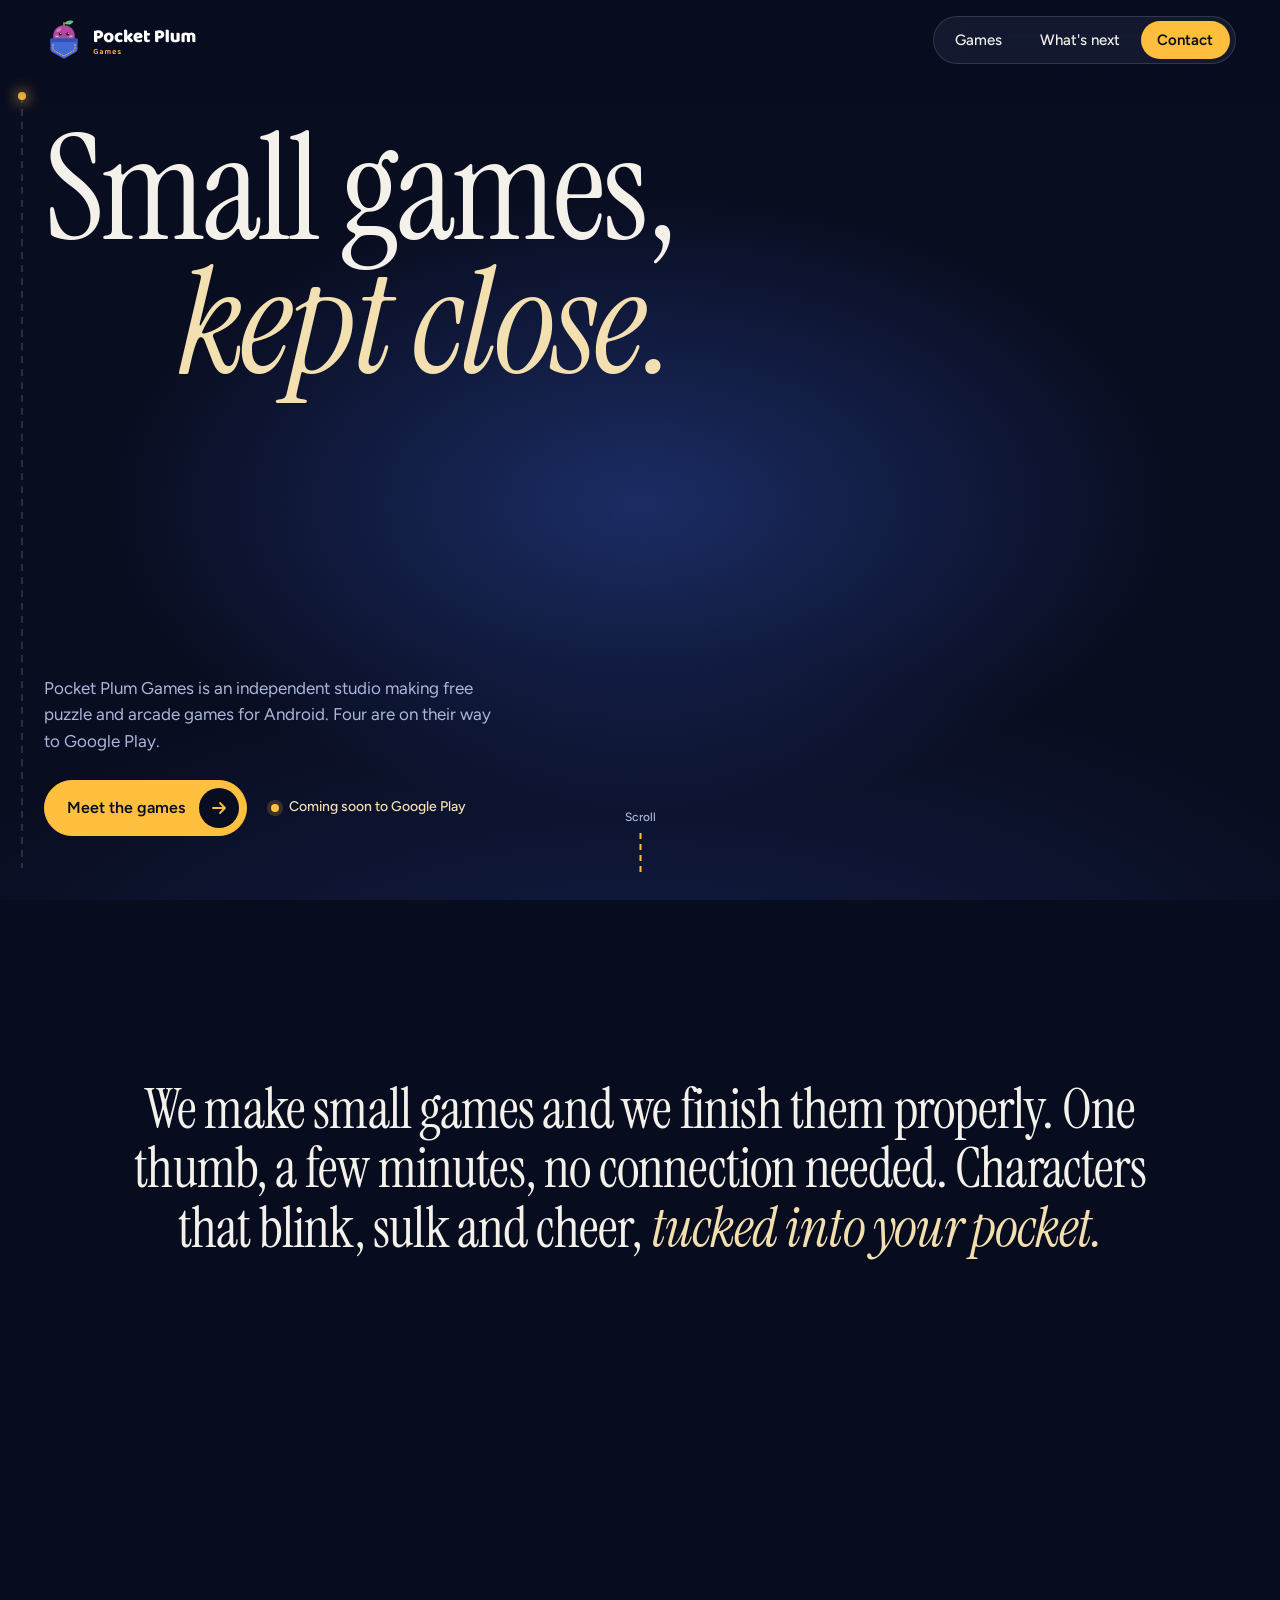
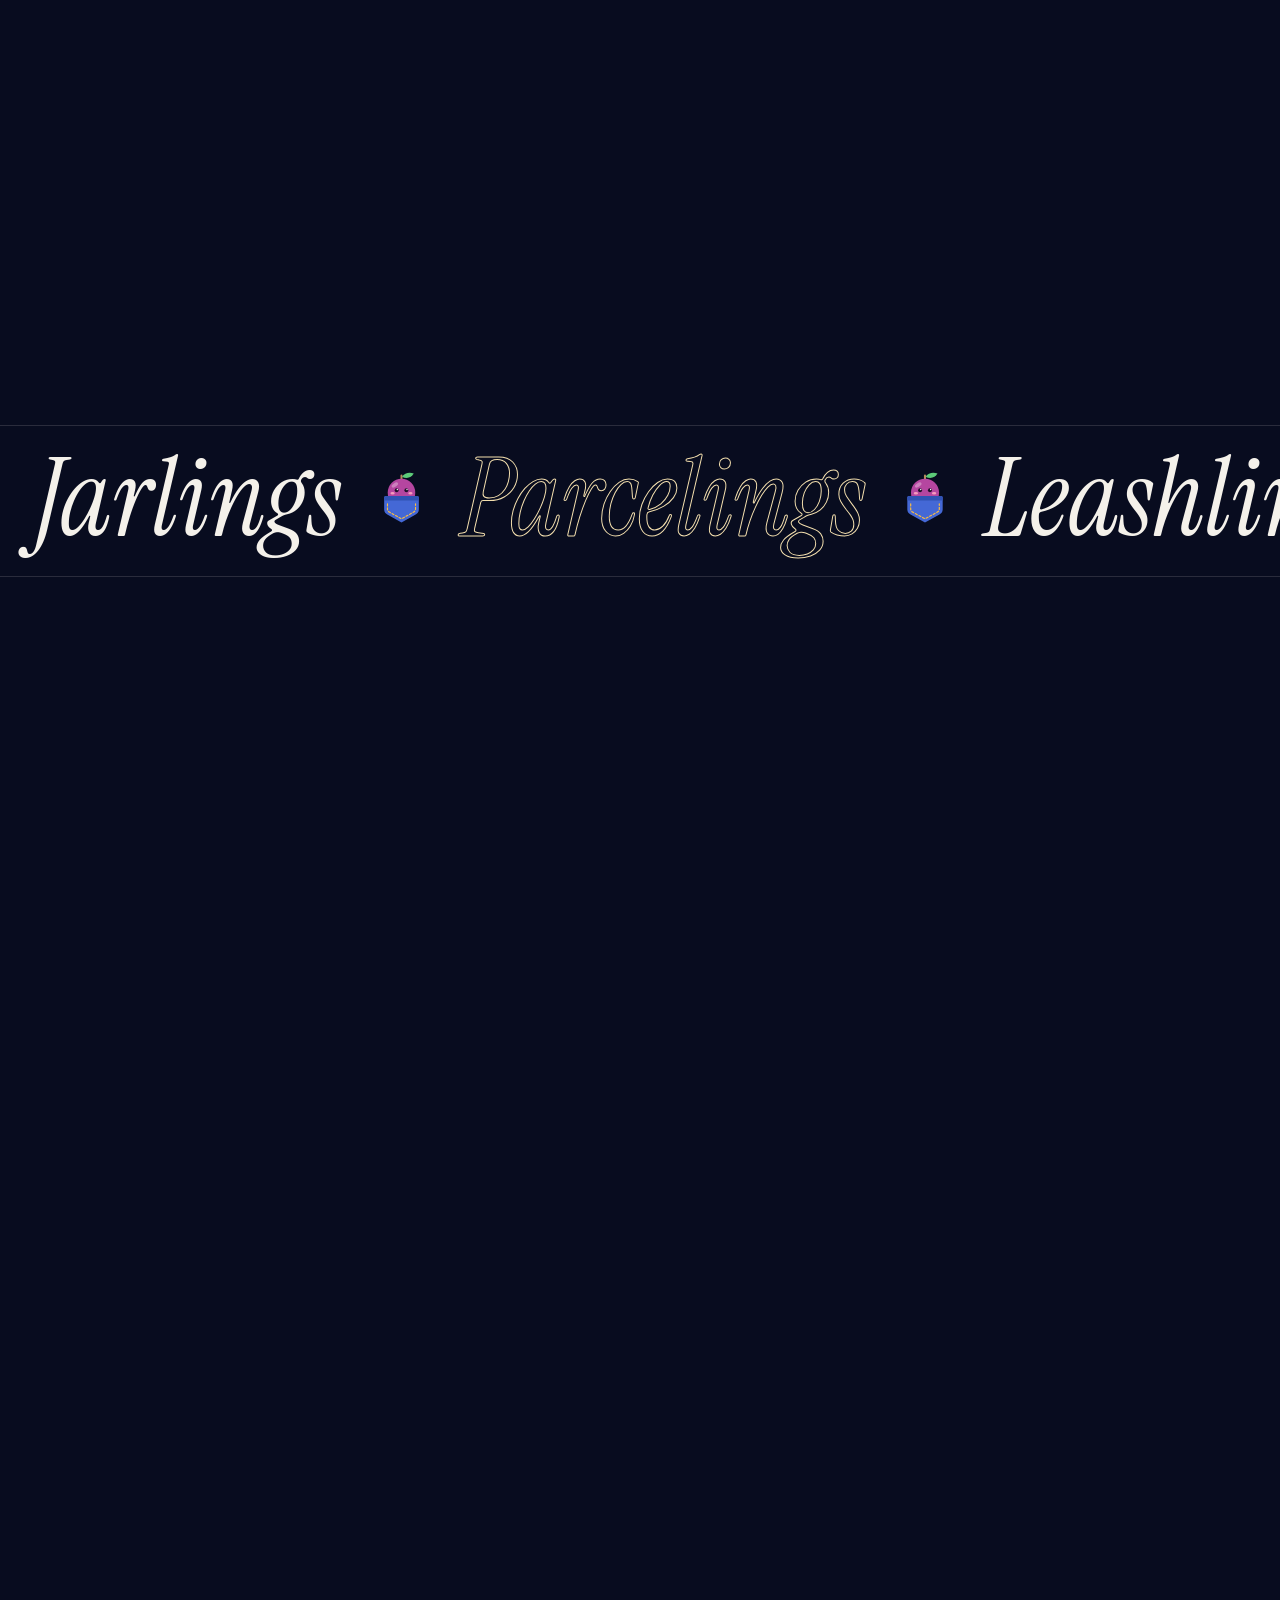
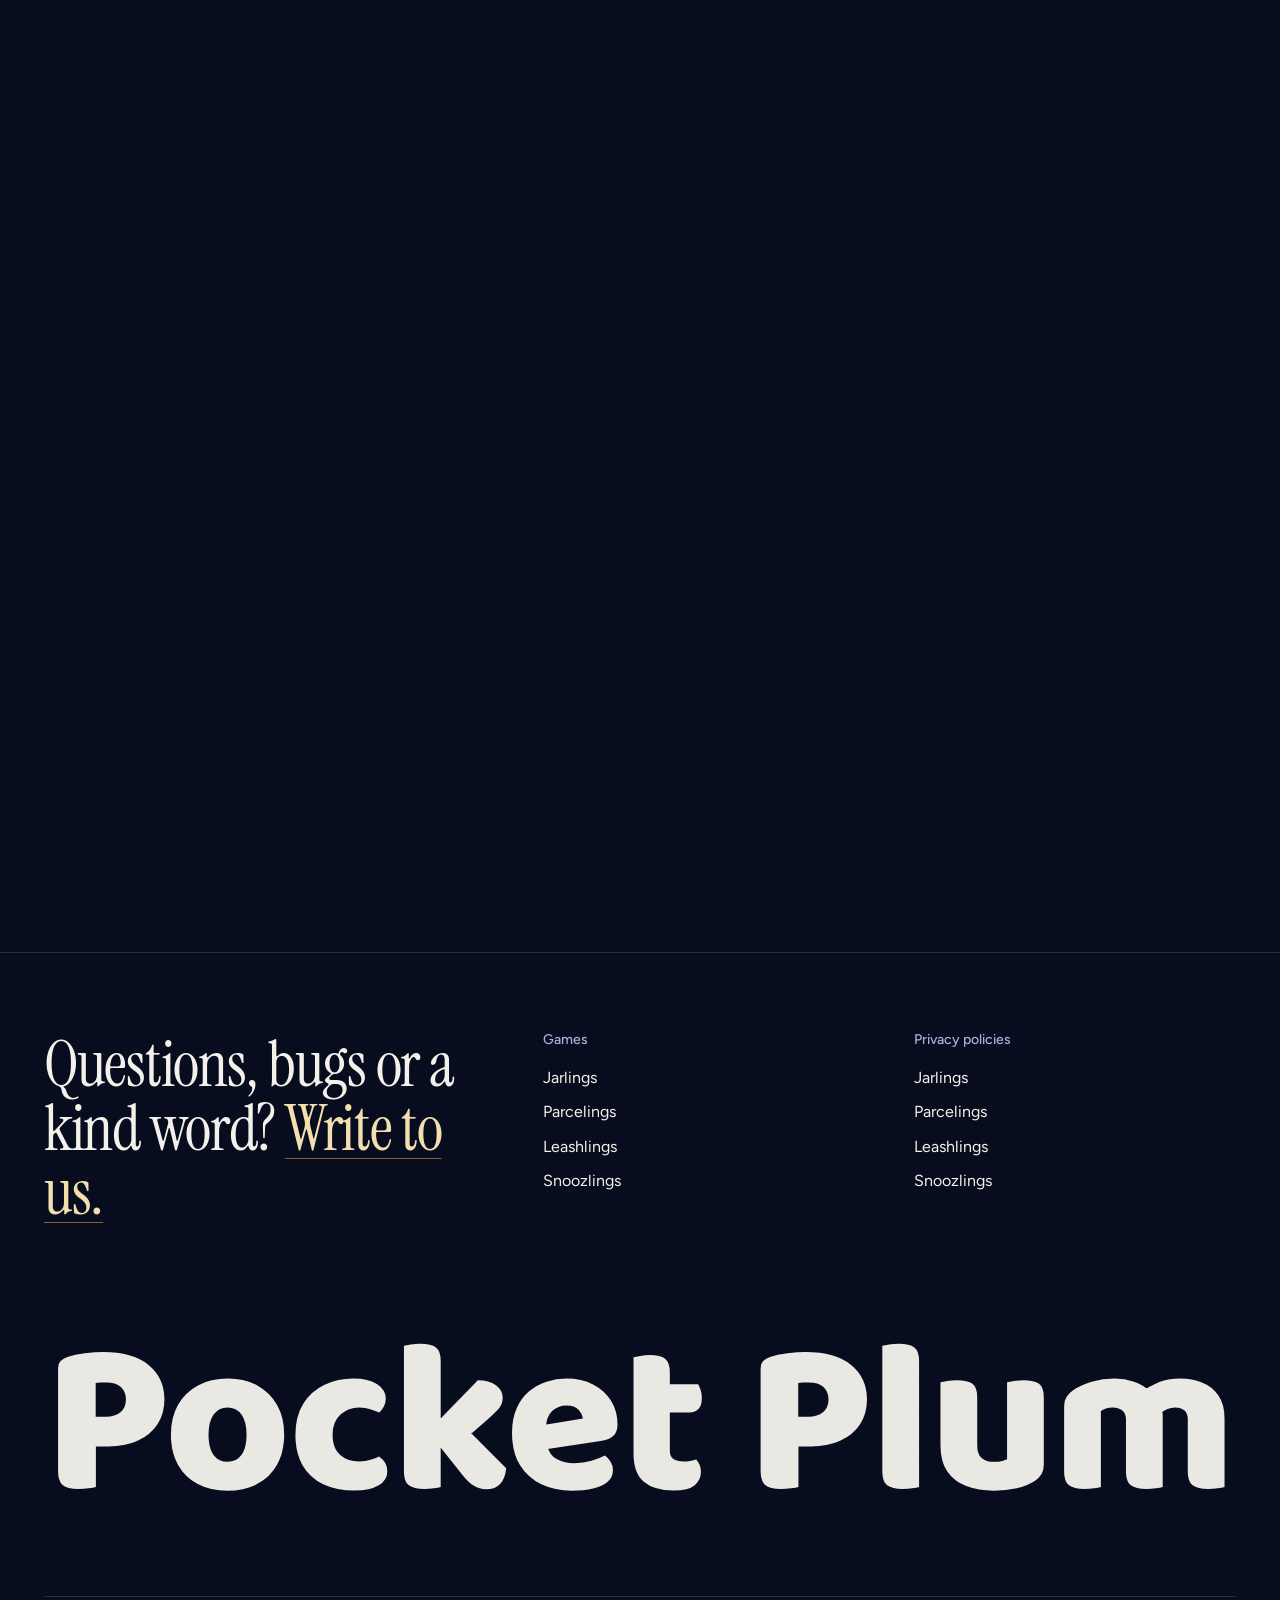
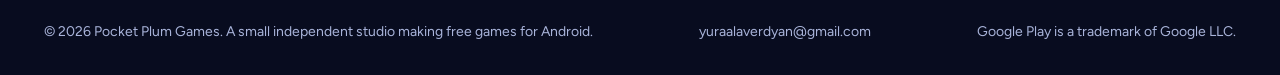
<file: index.html>
<!doctype html>
<html lang="en" class="no-js">
<head>
<meta charset="utf-8">
<meta name="viewport" content="width=device-width, initial-scale=1">
<title>Pocket Plum Games: small games, kept close</title>
<meta name="description" content="Pocket Plum Games makes free puzzle and arcade games for Android that play in one hand, a few minutes at a time: Jarlings, Parcelings, Leashlings and Snoozlings.">
<meta name="theme-color" content="#080C1F">
<link rel="canonical" href="https://yuraalaverdyan.github.io/">
<meta property="og:type" content="website">
<meta property="og:site_name" content="Pocket Plum Games">
<meta property="og:title" content="Pocket Plum Games: small games, kept close">
<meta property="og:description" content="Pocket Plum Games makes free puzzle and arcade games for Android that play in one hand, a few minutes at a time: Jarlings, Parcelings, Leashlings and Snoozlings.">
<meta property="og:url" content="https://yuraalaverdyan.github.io/">
<meta property="og:image" content="https://yuraalaverdyan.github.io/assets/og.jpg">
<meta name="twitter:card" content="summary_large_image">
<link rel="icon" href="assets/brand/favicon.svg" type="image/svg+xml">
<link rel="preload" href="assets/fonts/instrument-serif-regular.woff2" as="font" type="font/woff2" crossorigin>
<link rel="preload" href="assets/fonts/instrument-serif-italic.woff2" as="font" type="font/woff2" crossorigin>
<link rel="preload" href="assets/fonts/figtree.woff2" as="font" type="font/woff2" crossorigin>
<link rel="stylesheet" href="assets/site.css">
<script>document.documentElement.className='js';setTimeout(function(){document.documentElement.classList.add('ready')},4500)</script>
<script type="module" src="assets/site.js"></script>
</head>
<body>
<a class="skip" href="#main">Skip to content</a>
<div class="loader" aria-hidden="true"><div><img src="assets/brand/mark-dark.svg" width="72" height="72" alt=""><i></i></div></div>
<div class="glow" aria-hidden="true"></div>
<canvas id="world" aria-hidden="true"></canvas>
<div class="grain" aria-hidden="true"></div>
<div class="thread" aria-hidden="true"><i></i><b></b></div>
<div class="cursor" aria-hidden="true"></div>
<header class="site-header">
  <a class="brand" href="./" aria-label="Pocket Plum Games, home">
    <img src="assets/brand/lockup-dark.svg" width="179" height="40" alt="">
  </a>
  <nav class="site-nav" aria-label="Main">
    <a href="#games">Games</a>
    <a class="wide" href="#next">What's next</a>
    <a class="gold" href="mailto:yuraalaverdyan@gmail.com">Contact</a>
  </nav>
</header>
<main id="main">
  <section class="stage hero" data-station="pocket" data-side="hero" data-mside="mhero" data-glow="#2F4FB0">
    <h1 class="mega"><span class="line"><span>Small games,</span></span> <span class="line"><span><em>kept close.</em></span></span></h1>
    <img class="art" src="assets/brand/mark-dark.svg" width="240" height="240" alt="">
    <div class="hero-foot">
      <p class="lead">Pocket Plum Games is an independent studio making free puzzle and arcade games for Android. Four are on their way to Google Play.</p>
      <div class="cta">
        <a class="pill solid magnet" href="#games">Meet the games<i aria-hidden="true"><svg viewBox="0 0 16 16" fill="none" stroke="currentColor" stroke-width="1.8" stroke-linecap="round" stroke-linejoin="round"><path d="M2 8h12M9 3l5 5-5 5"/></svg></i></a>
        <span class="status">Coming soon to Google Play</span>
      </div>
    </div>
    <p class="scroll-hint" aria-hidden="true">Scroll</p>
  </section>
  <section class="stage statement" data-station="pocket" data-side="sink" data-mside="msink" data-glow="#3A2A7A" aria-label="About the studio">
    <p class="big"><span class="w">We</span> <span class="w">make</span> <span class="w">small</span> <span class="w">games</span> <span class="w">and</span> <span class="w">we</span> <span class="w">finish</span> <span class="w">them</span> <span class="w">properly.</span> <span class="w">One</span> <span class="w">thumb,</span> <span class="w">a</span> <span class="w">few</span> <span class="w">minutes,</span> <span class="w">no</span> <span class="w">connection</span> <span class="w">needed.</span> <span class="w">Characters</span> <span class="w">that</span> <span class="w">blink,</span> <span class="w">sulk</span> <span class="w">and</span> <span class="w">cheer,</span> <em class="w">tucked</em> <em class="w">into</em> <em class="w">your</em> <em class="w">pocket.</em></p>
  </section>
  <div class="opaque marquee" aria-hidden="true"><div><span>Jarlings</span><img src="assets/brand/mark-dark.svg" width="56" height="56" alt=""><span>Parcelings</span><img src="assets/brand/mark-dark.svg" width="56" height="56" alt=""><span>Leashlings</span><img src="assets/brand/mark-dark.svg" width="56" height="56" alt=""><span>Snoozlings</span><img src="assets/brand/mark-dark.svg" width="56" height="56" alt=""><span>Jarlings</span><img src="assets/brand/mark-dark.svg" width="56" height="56" alt=""><span>Parcelings</span><img src="assets/brand/mark-dark.svg" width="56" height="56" alt=""><span>Leashlings</span><img src="assets/brand/mark-dark.svg" width="56" height="56" alt=""><span>Snoozlings</span><img src="assets/brand/mark-dark.svg" width="56" height="56" alt=""></div></div>
  <section id="games" class="stage chapter" data-station="jarlings" data-side="center" data-mside="top" data-glow="#6D3FD6" style="--accent:#B79BFF" aria-labelledby="h-jarlings">
    <p class="ghost" aria-hidden="true">Jarlings</p>
    <div class="inner">
      <div class="panel">
        <p class="no"><em>No. 1</em><span>Colour-sort puzzle</span></p>
        <h2 id="h-jarlings">Jarlings</h2>
        <p>Round little critters got mixed up in their jars. Tap, drop and match until every jar holds one colour.</p>
        <ul class="facts">
          <li>Endless levels that keep getting trickier</li>
          <li>Mystery levels, locked jars and giant boss boards</li>
          <li>Ten hats and four jar styles to collect</li>
        </ul>
        <div class="row">
          <a class="pill magnet" href="jarlings/">Discover Jarlings<i aria-hidden="true"><svg viewBox="0 0 16 16" fill="none" stroke="currentColor" stroke-width="1.8" stroke-linecap="round" stroke-linejoin="round"><path d="M2 8h12M9 3l5 5-5 5"/></svg></i></a>
          <span class="status">Coming soon to Google Play</span>
        </div>
      </div>
      <img class="art" src="jarlings/feature.jpg" width="1024" height="500" alt="Jarlings artwork" loading="lazy">
      <div class="shot tilt" aria-hidden="true"><img src="jarlings/shot-3.webp" width="270" height="480" alt="" loading="lazy"></div>
    </div>
  </section>
  <section class="stage chapter flip" data-station="parcelings" data-side="center" data-mside="top" data-glow="#C4501F" style="--accent:#FFA47E" aria-labelledby="h-parcelings">
    <p class="ghost" aria-hidden="true">Parcelings</p>
    <div class="inner">
      <div class="panel">
        <p class="no"><em>No. 2</em><span>Fast-swipe arcade</span></p>
        <h2 id="h-parcelings">Parcelings</h2>
        <p>Swipe wide-eyed little parcels into the right delivery van before the conveyor belt speeds up.</p>
        <ul class="facts">
          <li>Quick shifts that get faster with every delivery</li>
          <li>Gold, heavy and wrapped parcels to keep you guessing</li>
          <li>Eight depots, each under its own sky</li>
        </ul>
        <div class="row">
          <a class="pill magnet" href="parcelings/">Discover Parcelings<i aria-hidden="true"><svg viewBox="0 0 16 16" fill="none" stroke="currentColor" stroke-width="1.8" stroke-linecap="round" stroke-linejoin="round"><path d="M2 8h12M9 3l5 5-5 5"/></svg></i></a>
          <span class="status">Coming soon to Google Play</span>
        </div>
      </div>
      <img class="art" src="parcelings/feature.jpg" width="1024" height="500" alt="Parcelings artwork" loading="lazy">
      <div class="shot tilt" aria-hidden="true"><img src="parcelings/shot-3.webp" width="270" height="480" alt="" loading="lazy"></div>
    </div>
  </section>
  <section class="stage chapter" data-station="leashlings" data-side="center" data-mside="top" data-glow="#1F8F55" style="--accent:#6FE3A8" aria-labelledby="h-leashlings">
    <p class="ghost" aria-hidden="true">Leashlings</p>
    <div class="inner">
      <div class="panel">
        <p class="no"><em>No. 3</em><span>Untangle puzzle</span></p>
        <h2 id="h-leashlings">Leashlings</h2>
        <p>The pets went for walkies and got into a terrible tangle. Drag them around until no two leashes cross.</p>
        <ul class="facts">
          <li>Every level can be solved, however knotty it looks</li>
          <li>Sleepy pets, cushions, puddles and Big Bruno the boss</li>
          <li>Twelve hats and twelve leash styles</li>
        </ul>
        <div class="row">
          <a class="pill magnet" href="leashlings/">Discover Leashlings<i aria-hidden="true"><svg viewBox="0 0 16 16" fill="none" stroke="currentColor" stroke-width="1.8" stroke-linecap="round" stroke-linejoin="round"><path d="M2 8h12M9 3l5 5-5 5"/></svg></i></a>
          <span class="status">Coming soon to Google Play</span>
        </div>
      </div>
      <img class="art" src="leashlings/feature.jpg" width="1024" height="500" alt="Leashlings artwork" loading="lazy">
      <div class="shot tilt" aria-hidden="true"><img src="leashlings/shot-3.webp" width="270" height="480" alt="" loading="lazy"></div>
    </div>
  </section>
  <section class="stage chapter flip" data-station="snoozlings" data-side="center" data-mside="top" data-glow="#33479E" style="--accent:#A9C2FF" aria-labelledby="h-snoozlings">
    <p class="ghost" aria-hidden="true">Snoozlings</p>
    <div class="inner">
      <div class="panel">
        <p class="no"><em>No. 4</em><span>Sliding-block puzzle</span></p>
        <h2 id="h-snoozlings">Snoozlings</h2>
        <p>Shh, the flock is fast asleep. Slide the snoring sheep aside and guide the lost lamb home.</p>
        <ul class="facts">
          <li>500 pens, every one proved solvable</li>
          <li>Sheepdogs, mud, twin lambs and a big ram boss</li>
          <li>Dye the wool, hat the lamb, paint the fence</li>
        </ul>
        <div class="row">
          <a class="pill magnet" href="snoozlings/">Discover Snoozlings<i aria-hidden="true"><svg viewBox="0 0 16 16" fill="none" stroke="currentColor" stroke-width="1.8" stroke-linecap="round" stroke-linejoin="round"><path d="M2 8h12M9 3l5 5-5 5"/></svg></i></a>
          <span class="status">Coming soon to Google Play</span>
        </div>
      </div>
      <img class="art" src="snoozlings/feature.jpg" width="1024" height="500" alt="Snoozlings artwork" loading="lazy">
      <div class="shot tilt" aria-hidden="true"><img src="snoozlings/shot-3.webp" width="270" height="480" alt="" loading="lazy"></div>
    </div>
  </section>
  <section id="next" class="stage chapter teaser" data-station="next" data-side="right" data-mside="top" data-glow="#8A5A12" style="--accent:#FFBE3D" aria-labelledby="h-next">
    <p class="ghost" aria-hidden="true">Soon</p>
    <div class="inner">
      <div class="panel">
        <p class="no"><em>What's next</em></p>
        <h2 id="h-next">Something bigger is in the other pocket.</h2>
        <p class="lead">Alongside the small games we are working on a larger one. It stays buttoned up for now.</p>
        <div class="row"><a class="pill magnet" href="mailto:yuraalaverdyan@gmail.com">Write to us<i aria-hidden="true"><svg viewBox="0 0 16 16" fill="none" stroke="currentColor" stroke-width="1.8" stroke-linecap="round" stroke-linejoin="round"><path d="M2 8h12M9 3l5 5-5 5"/></svg></i></a></div>
      </div>
    </div>
  </section>
</main>
<footer class="site-footer">
  <div class="inner">
    <p class="say">Questions, bugs or a kind word? <a href="mailto:yuraalaverdyan@gmail.com">Write to us.</a></p>
    <div>
      <h3>Games</h3>
      <ul>
        <li><a href="jarlings/">Jarlings</a></li>
        <li><a href="parcelings/">Parcelings</a></li>
        <li><a href="leashlings/">Leashlings</a></li>
        <li><a href="snoozlings/">Snoozlings</a></li>
      </ul>
    </div>
    <div>
      <h3>Privacy policies</h3>
      <ul>
        <li><a href="jarlings/privacy.html">Jarlings</a></li>
        <li><a href="parcelings/privacy.html">Parcelings</a></li>
        <li><a href="leashlings/privacy.html">Leashlings</a></li>
        <li><a href="snoozlings/privacy.html">Snoozlings</a></li>
      </ul>
    </div>
    <img class="word" src="assets/brand/wordmark.svg" width="551" height="112" alt="Pocket Plum" loading="lazy">
    <p class="legal"><span>&copy; 2026 Pocket Plum Games. A small independent studio making free games for Android.</span><span>yuraalaverdyan@gmail.com</span><span>Google Play is a trademark of Google LLC.</span></p>
  </div>
</footer>
</body>
</html>
</file>
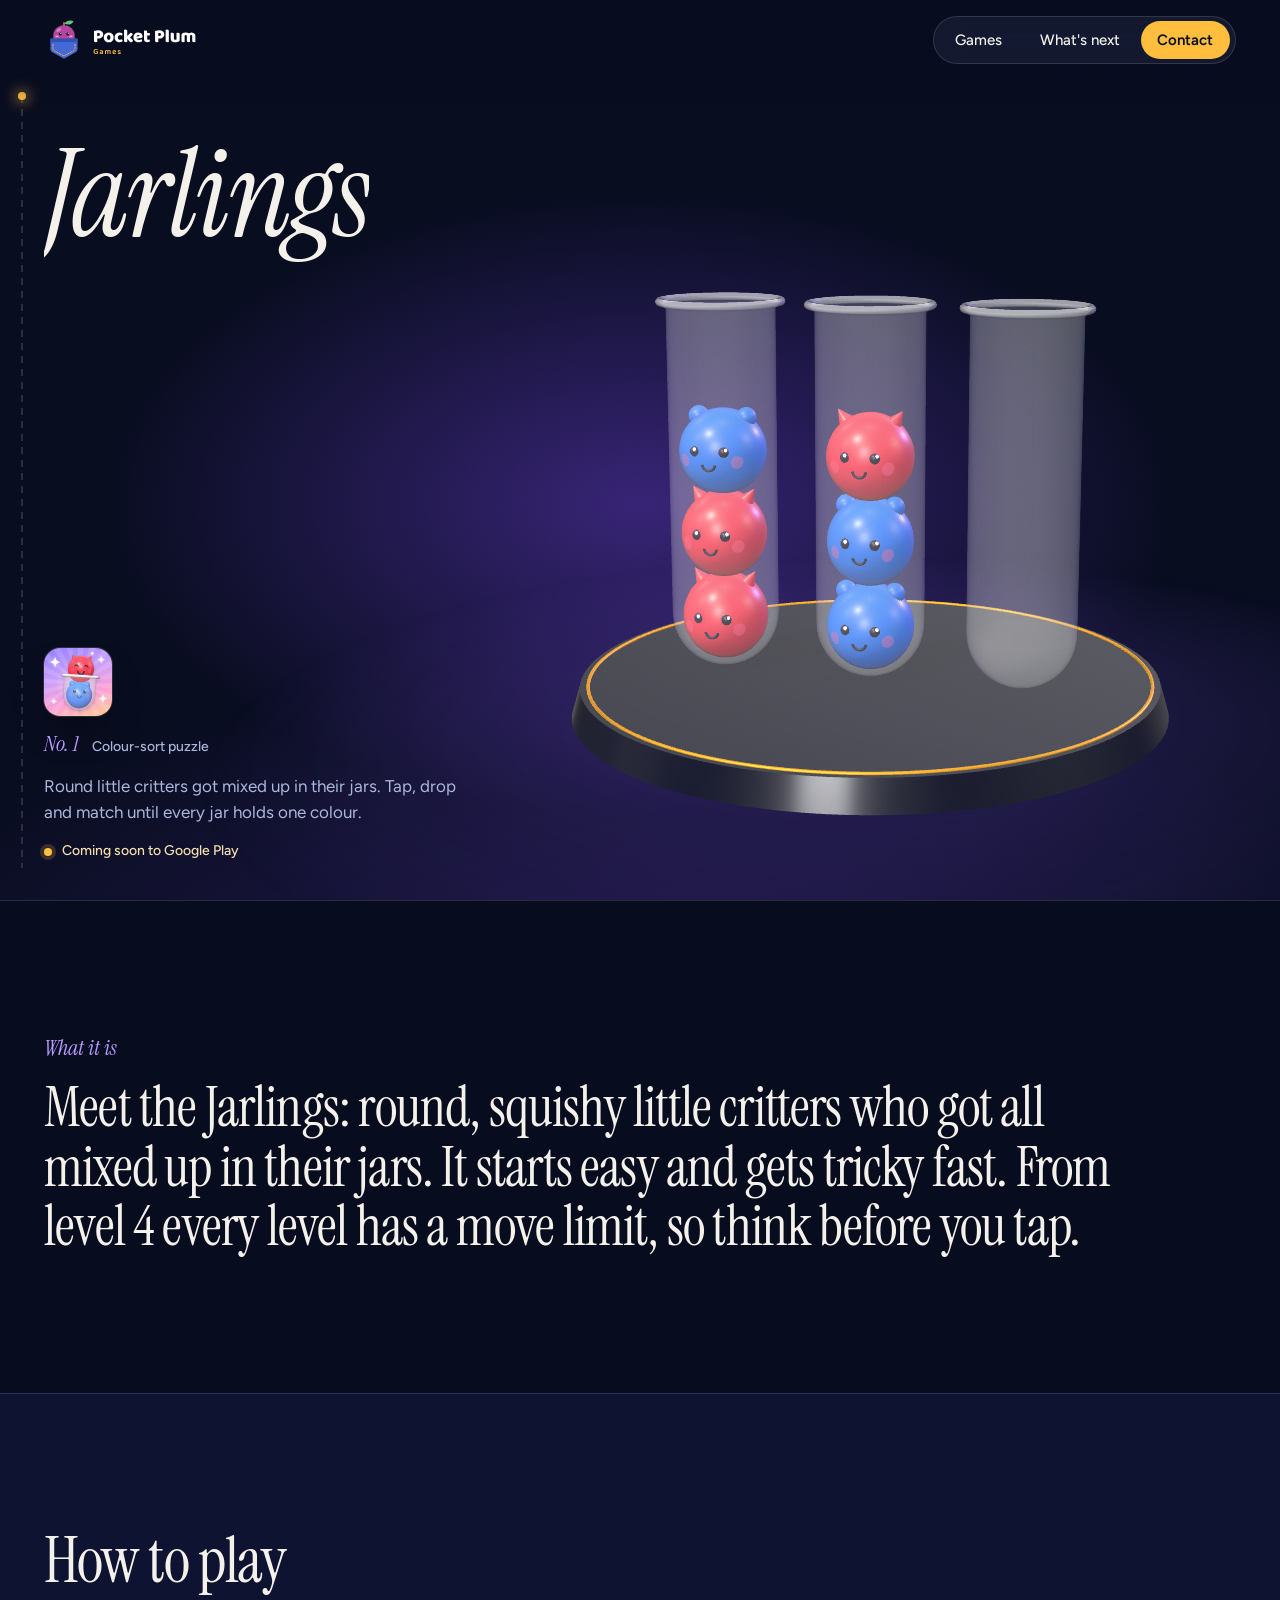
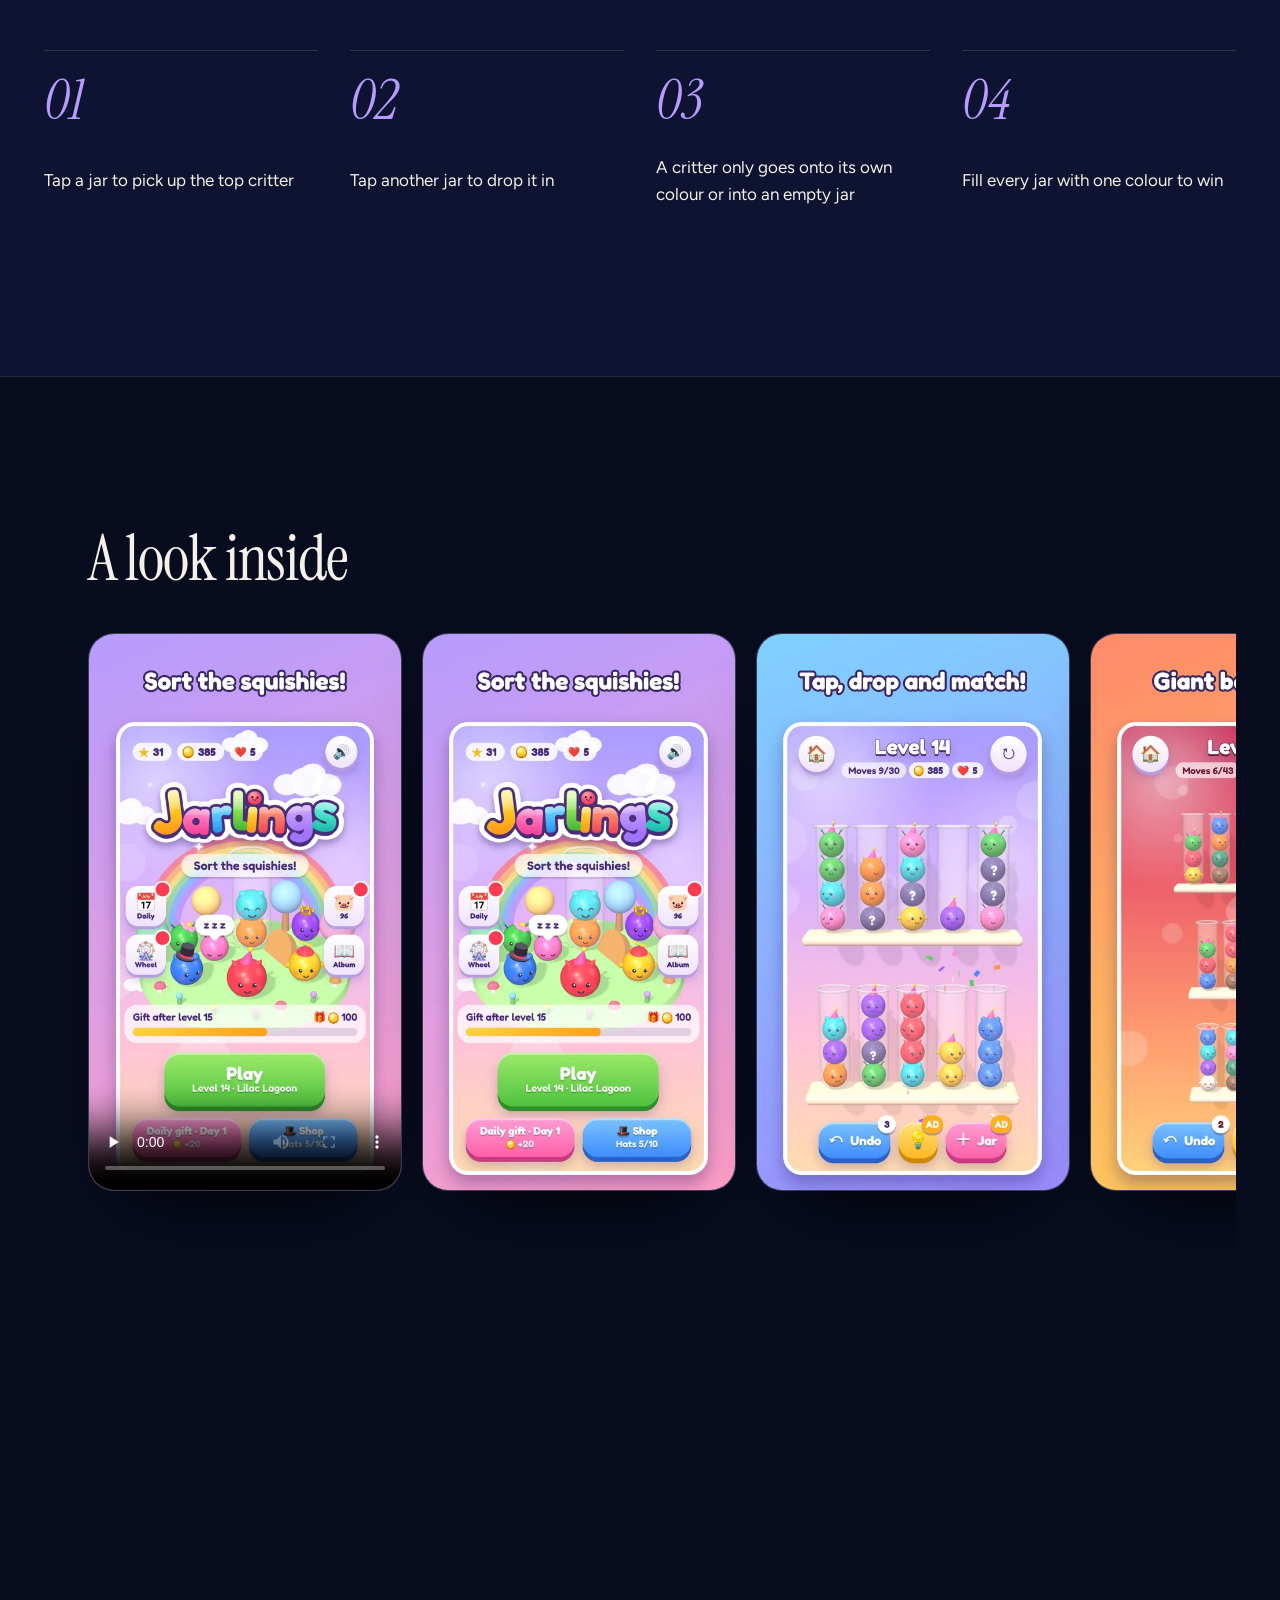
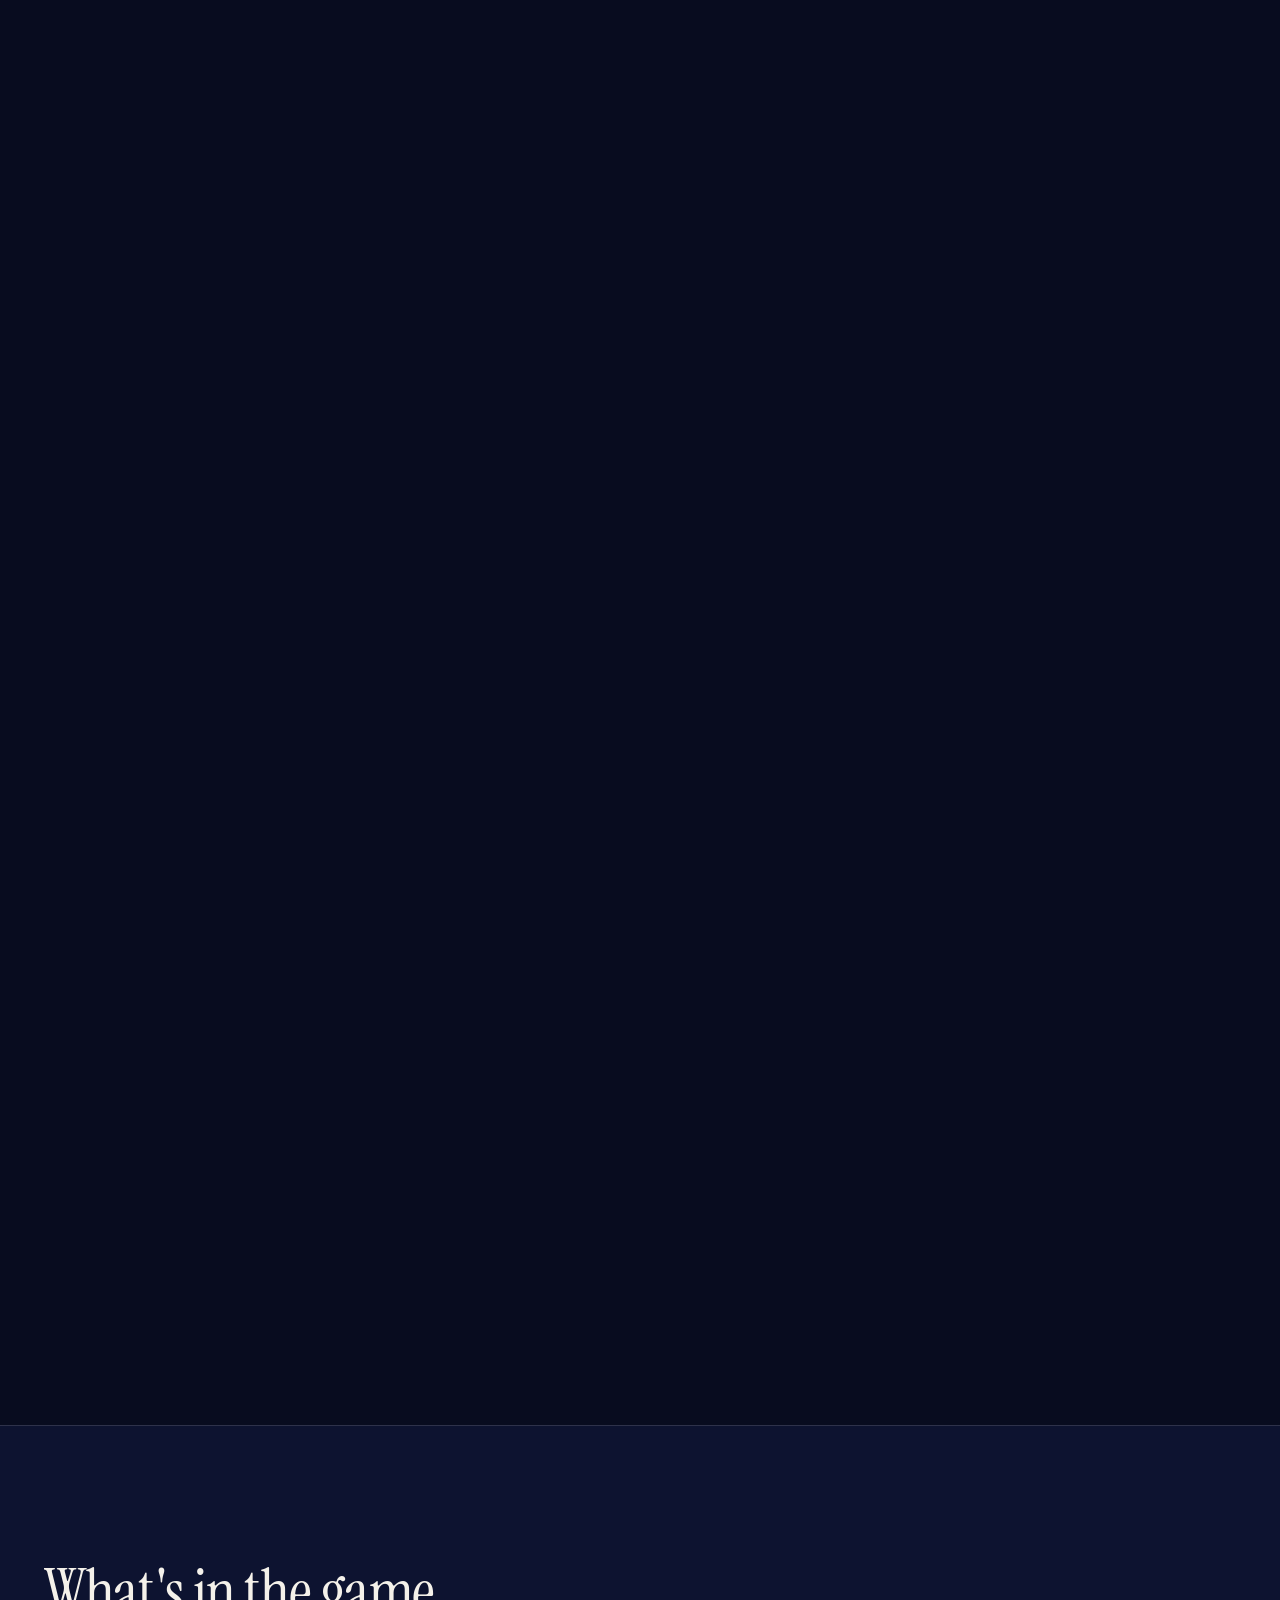
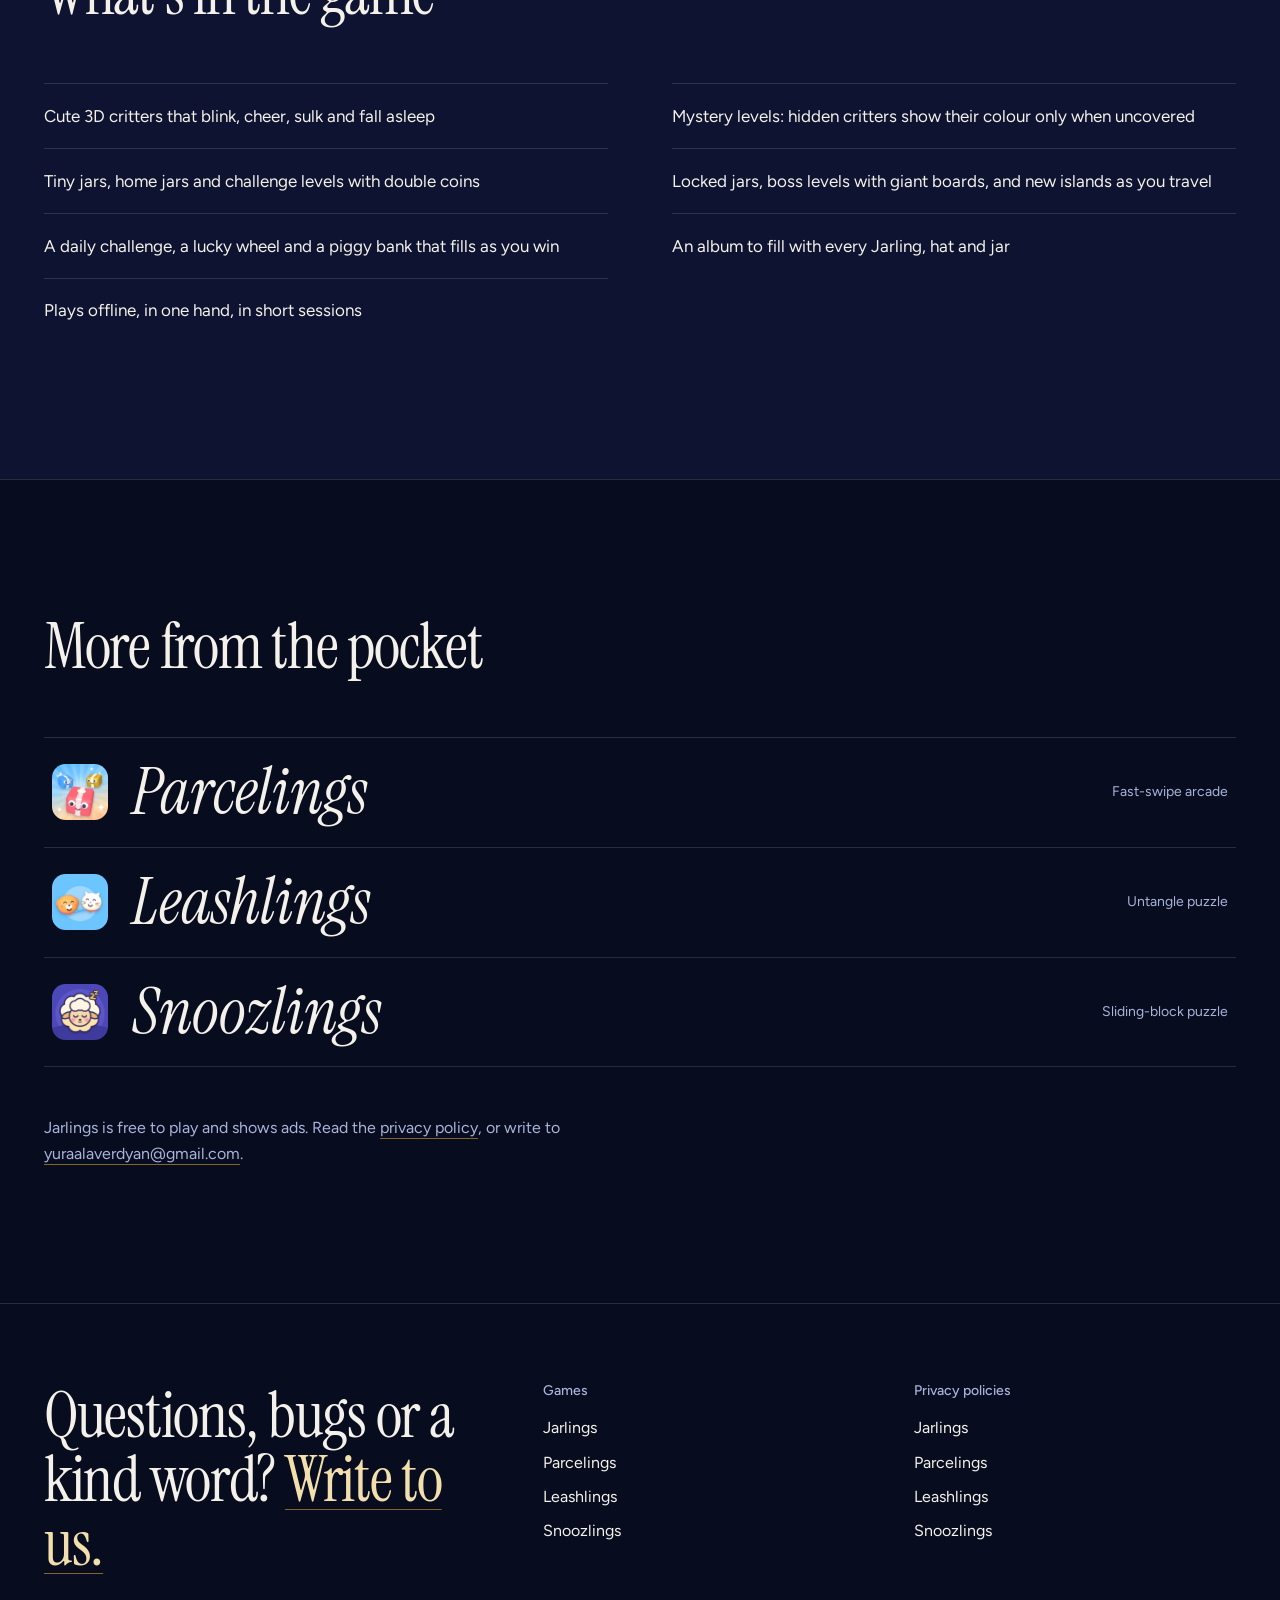
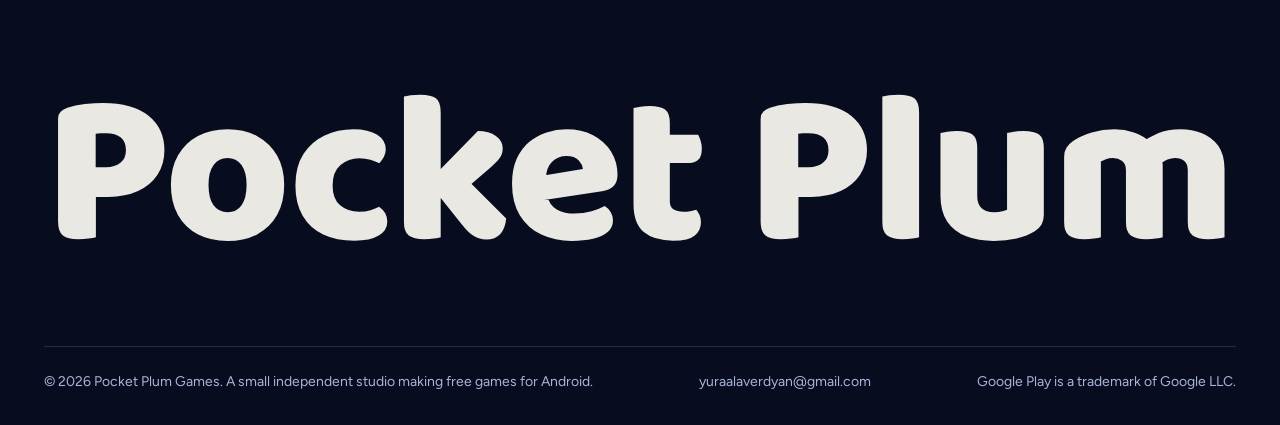
<file: jarlings/index.html>
<!doctype html>
<html lang="en" class="no-js">
<head>
<meta charset="utf-8">
<meta name="viewport" content="width=device-width, initial-scale=1">
<title>Jarlings: colour-sort puzzle by Pocket Plum Games</title>
<meta name="description" content="Round little critters got mixed up in their jars. Tap, drop and match until every jar holds one colour.">
<meta name="theme-color" content="#080C1F">
<link rel="canonical" href="https://yuraalaverdyan.github.io/jarlings/">
<meta property="og:type" content="website">
<meta property="og:site_name" content="Pocket Plum Games">
<meta property="og:title" content="Jarlings: colour-sort puzzle by Pocket Plum Games">
<meta property="og:description" content="Round little critters got mixed up in their jars. Tap, drop and match until every jar holds one colour.">
<meta property="og:url" content="https://yuraalaverdyan.github.io/jarlings/">
<meta property="og:image" content="https://yuraalaverdyan.github.io/jarlings/feature.jpg">
<meta name="twitter:card" content="summary_large_image">
<link rel="icon" href="../assets/brand/favicon.svg" type="image/svg+xml">
<link rel="preload" href="../assets/fonts/instrument-serif-regular.woff2" as="font" type="font/woff2" crossorigin>
<link rel="preload" href="../assets/fonts/instrument-serif-italic.woff2" as="font" type="font/woff2" crossorigin>
<link rel="preload" href="../assets/fonts/figtree.woff2" as="font" type="font/woff2" crossorigin>
<link rel="stylesheet" href="../assets/site.css">
<script>document.documentElement.className='js';setTimeout(function(){document.documentElement.classList.add('ready')},4500)</script>
<script type="module" src="../assets/site.js"></script>
</head>
<body>
<a class="skip" href="#main">Skip to content</a>
<div class="loader" aria-hidden="true"><div><img src="../assets/brand/mark-dark.svg" width="72" height="72" alt=""><i></i></div></div>
<div class="glow" aria-hidden="true"></div>
<canvas id="world" aria-hidden="true"></canvas>
<div class="grain" aria-hidden="true"></div>
<div class="thread" aria-hidden="true"><i></i><b></b></div>
<div class="cursor" aria-hidden="true"></div>
<header class="site-header">
  <a class="brand" href="../" aria-label="Pocket Plum Games, home">
    <img src="../assets/brand/lockup-dark.svg" width="179" height="40" alt="">
  </a>
  <nav class="site-nav" aria-label="Main">
    <a href="../#games">Games</a>
    <a class="wide" href="../#next">What's next</a>
    <a class="gold" href="mailto:yuraalaverdyan@gmail.com">Contact</a>
  </nav>
</header>
<main id="main" style="--accent:#B79BFF">
  <section class="stage solo" data-station="jarlings" data-side="right" data-mside="top" data-glow="#6D3FD6">
    <h1 class="mega"><span class="line"><span>Jarlings</span></span></h1>
    <img class="art" src="feature.jpg" width="1024" height="500" alt="Jarlings artwork">
    <div class="solo-foot">
      <img class="icon" src="icon.webp" width="68" height="68" alt="">
      <p class="no"><em>No. 1</em><span>Colour-sort puzzle</span></p>
      <p class="lead">Round little critters got mixed up in their jars. Tap, drop and match until every jar holds one colour.</p>
      <span class="status">Coming soon to Google Play</span>
    </div>
  </section>
  <section class="opaque band" aria-label="What it is">
    <div class="inner">
      <p class="kicker">What it is</p>
      <p class="big" style="text-align:left;max-width:22em"><span class="w">Meet</span> <span class="w">the</span> <span class="w">Jarlings:</span> <span class="w">round,</span> <span class="w">squishy</span> <span class="w">little</span> <span class="w">critters</span> <span class="w">who</span> <span class="w">got</span> <span class="w">all</span> <span class="w">mixed</span> <span class="w">up</span> <span class="w">in</span> <span class="w">their</span> <span class="w">jars.</span> <span class="w">It</span> <span class="w">starts</span> <span class="w">easy</span> <span class="w">and</span> <span class="w">gets</span> <span class="w">tricky</span> <span class="w">fast.</span> <span class="w">From</span> <span class="w">level</span> <span class="w">4</span> <span class="w">every</span> <span class="w">level</span> <span class="w">has</span> <span class="w">a</span> <span class="w">move</span> <span class="w">limit,</span> <span class="w">so</span> <span class="w">think</span> <span class="w">before</span> <span class="w">you</span> <span class="w">tap.</span></p>
    </div>
  </section>
  <section class="opaque band alt" aria-labelledby="h-how">
    <div class="inner">
      <h2 id="h-how" class="line"><span>How to play</span></h2>
      <ol class="steps">
        <li>Tap a jar to pick up the top critter</li>
        <li>Tap another jar to drop it in</li>
        <li>A critter only goes onto its own colour or into an empty jar</li>
        <li>Fill every jar with one colour to win</li>
      </ol>
    </div>
  </section>
  <section class="opaque band gallery" aria-labelledby="h-shots">
    <div class="inner">
      <h2 id="h-shots" class="line" style="padding-inline:var(--gutter)"><span>A look inside</span></h2>
      <div class="rail" tabindex="0" role="region" aria-label="Jarlings screenshots, scroll sideways">
        <video controls preload="none" playsinline poster="shot-1.webp" width="270" height="480" aria-label="Jarlings gameplay video"><source src="gameplay.mp4" type="video/mp4"></video>
        <img src="shot-1.webp" width="270" height="480" alt="Jarlings screenshot 1 of 8" loading="lazy">
        <img src="shot-2.webp" width="270" height="480" alt="Jarlings screenshot 2 of 8" loading="lazy">
        <img src="shot-3.webp" width="270" height="480" alt="Jarlings screenshot 3 of 8" loading="lazy">
        <img src="shot-5.webp" width="270" height="480" alt="Jarlings screenshot 4 of 8" loading="lazy">
        <img src="shot-6.webp" width="270" height="480" alt="Jarlings screenshot 5 of 8" loading="lazy">
        <img src="shot-4.webp" width="270" height="480" alt="Jarlings screenshot 6 of 8" loading="lazy">
        <img src="shot-7.webp" width="270" height="480" alt="Jarlings screenshot 7 of 8" loading="lazy">
        <img src="shot-8.webp" width="270" height="480" alt="Jarlings screenshot 8 of 8" loading="lazy">
      </div>
    </div>
  </section>
  <section class="opaque band alt" aria-labelledby="h-feat">
    <div class="inner">
      <h2 id="h-feat" class="line"><span>What's in the game</span></h2>
      <ul class="features">
        <li>Cute 3D critters that blink, cheer, sulk and fall asleep</li>
        <li>Mystery levels: hidden critters show their colour only when uncovered</li>
        <li>Tiny jars, home jars and challenge levels with double coins</li>
        <li>Locked jars, boss levels with giant boards, and new islands as you travel</li>
        <li>A daily challenge, a lucky wheel and a piggy bank that fills as you win</li>
        <li>An album to fill with every Jarling, hat and jar</li>
        <li>Plays offline, in one hand, in short sessions</li>
      </ul>
    </div>
  </section>
  <section class="opaque band" aria-labelledby="h-more">
    <div class="inner">
      <h2 id="h-more" class="line"><span>More from the pocket</span></h2>
      <div class="others">
        <a href="../parcelings/"><img src="../parcelings/icon.webp" width="56" height="56" alt="" loading="lazy"><b>Parcelings</b><span>Fast-swipe arcade</span></a>
        <a href="../leashlings/"><img src="../leashlings/icon.webp" width="56" height="56" alt="" loading="lazy"><b>Leashlings</b><span>Untangle puzzle</span></a>
        <a href="../snoozlings/"><img src="../snoozlings/icon.webp" width="56" height="56" alt="" loading="lazy"><b>Snoozlings</b><span>Sliding-block puzzle</span></a>
      </div>
      <p class="small-print">Jarlings is free to play and shows ads. Read the <a class="link" href="privacy.html">privacy policy</a>, or write to <a class="link" href="mailto:yuraalaverdyan@gmail.com">yuraalaverdyan@gmail.com</a>.</p>
    </div>
  </section>
</main>
<footer class="site-footer">
  <div class="inner">
    <p class="say">Questions, bugs or a kind word? <a href="mailto:yuraalaverdyan@gmail.com">Write to us.</a></p>
    <div>
      <h3>Games</h3>
      <ul>
        <li><a href="../jarlings/">Jarlings</a></li>
        <li><a href="../parcelings/">Parcelings</a></li>
        <li><a href="../leashlings/">Leashlings</a></li>
        <li><a href="../snoozlings/">Snoozlings</a></li>
      </ul>
    </div>
    <div>
      <h3>Privacy policies</h3>
      <ul>
        <li><a href="../jarlings/privacy.html">Jarlings</a></li>
        <li><a href="../parcelings/privacy.html">Parcelings</a></li>
        <li><a href="../leashlings/privacy.html">Leashlings</a></li>
        <li><a href="../snoozlings/privacy.html">Snoozlings</a></li>
      </ul>
    </div>
    <img class="word" src="../assets/brand/wordmark.svg" width="551" height="112" alt="Pocket Plum" loading="lazy">
    <p class="legal"><span>&copy; 2026 Pocket Plum Games. A small independent studio making free games for Android.</span><span>yuraalaverdyan@gmail.com</span><span>Google Play is a trademark of Google LLC.</span></p>
  </div>
</footer>
</body>
</html>
</file>
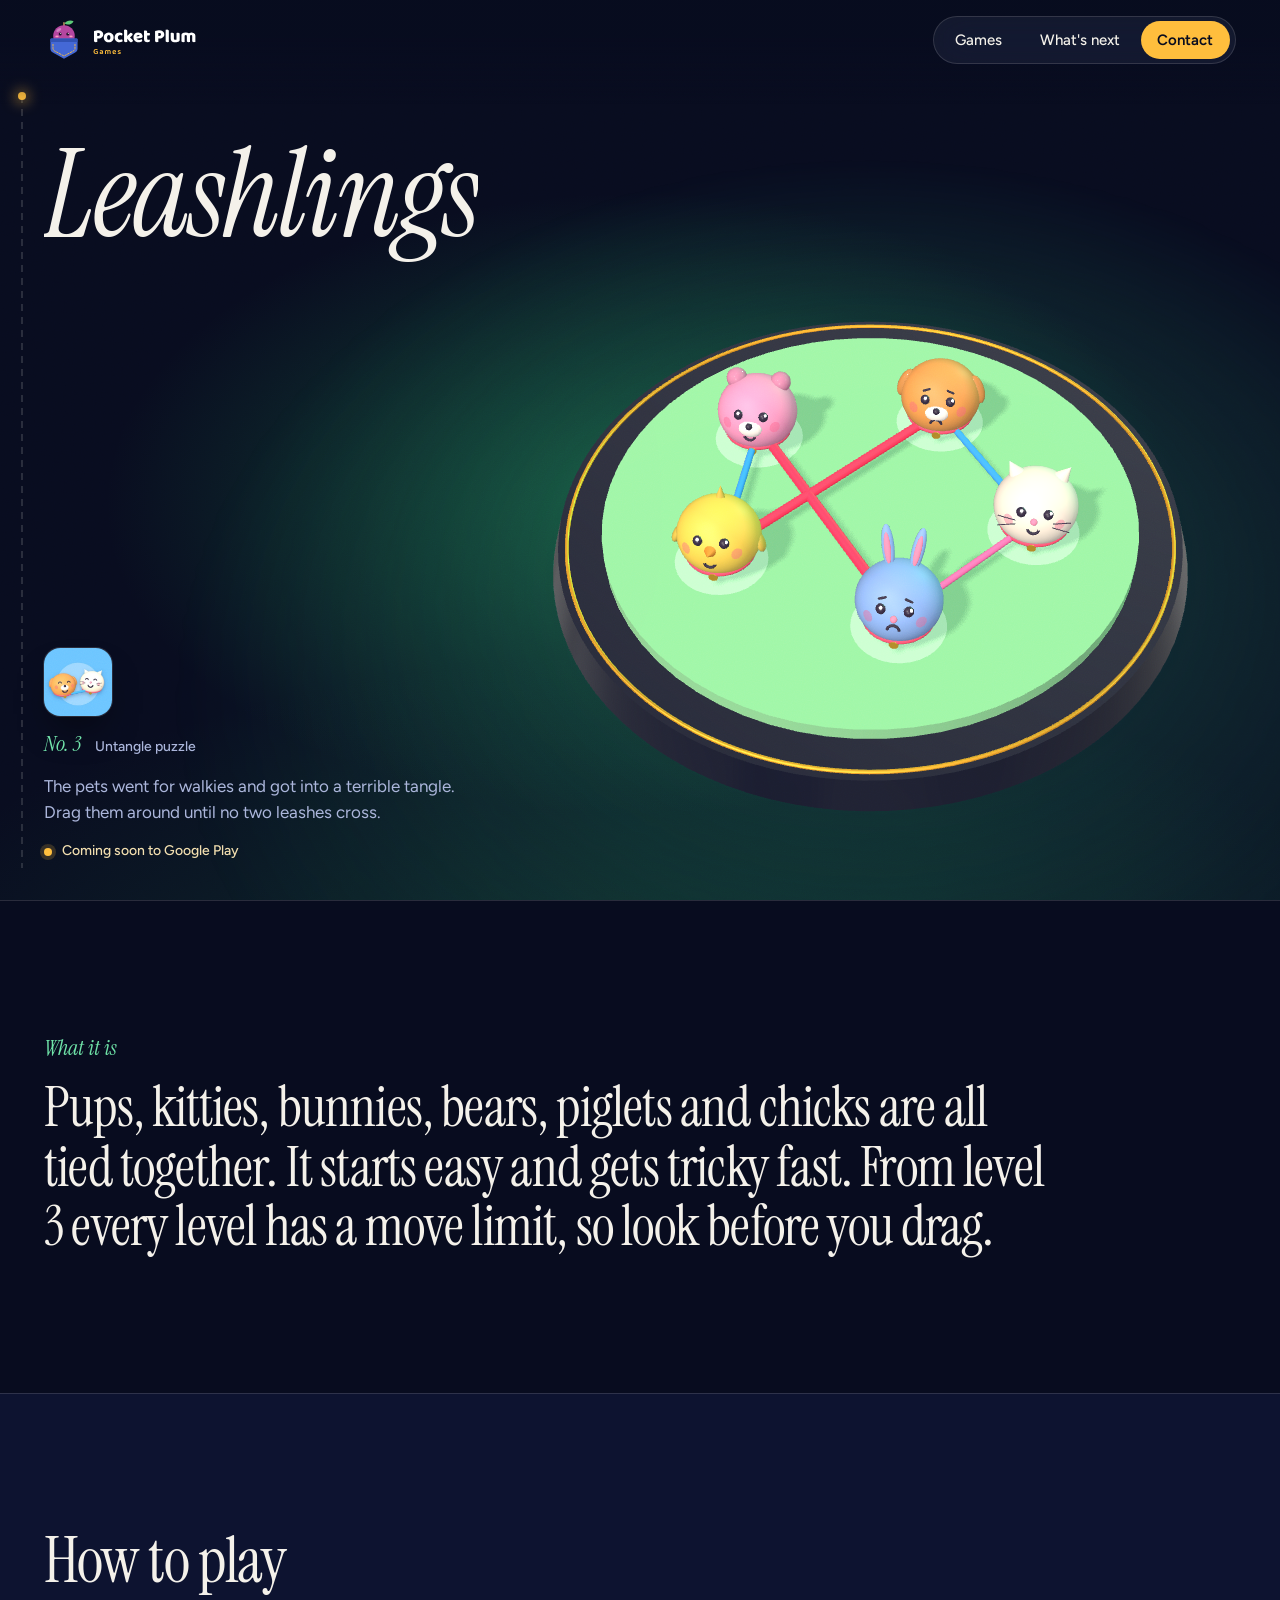
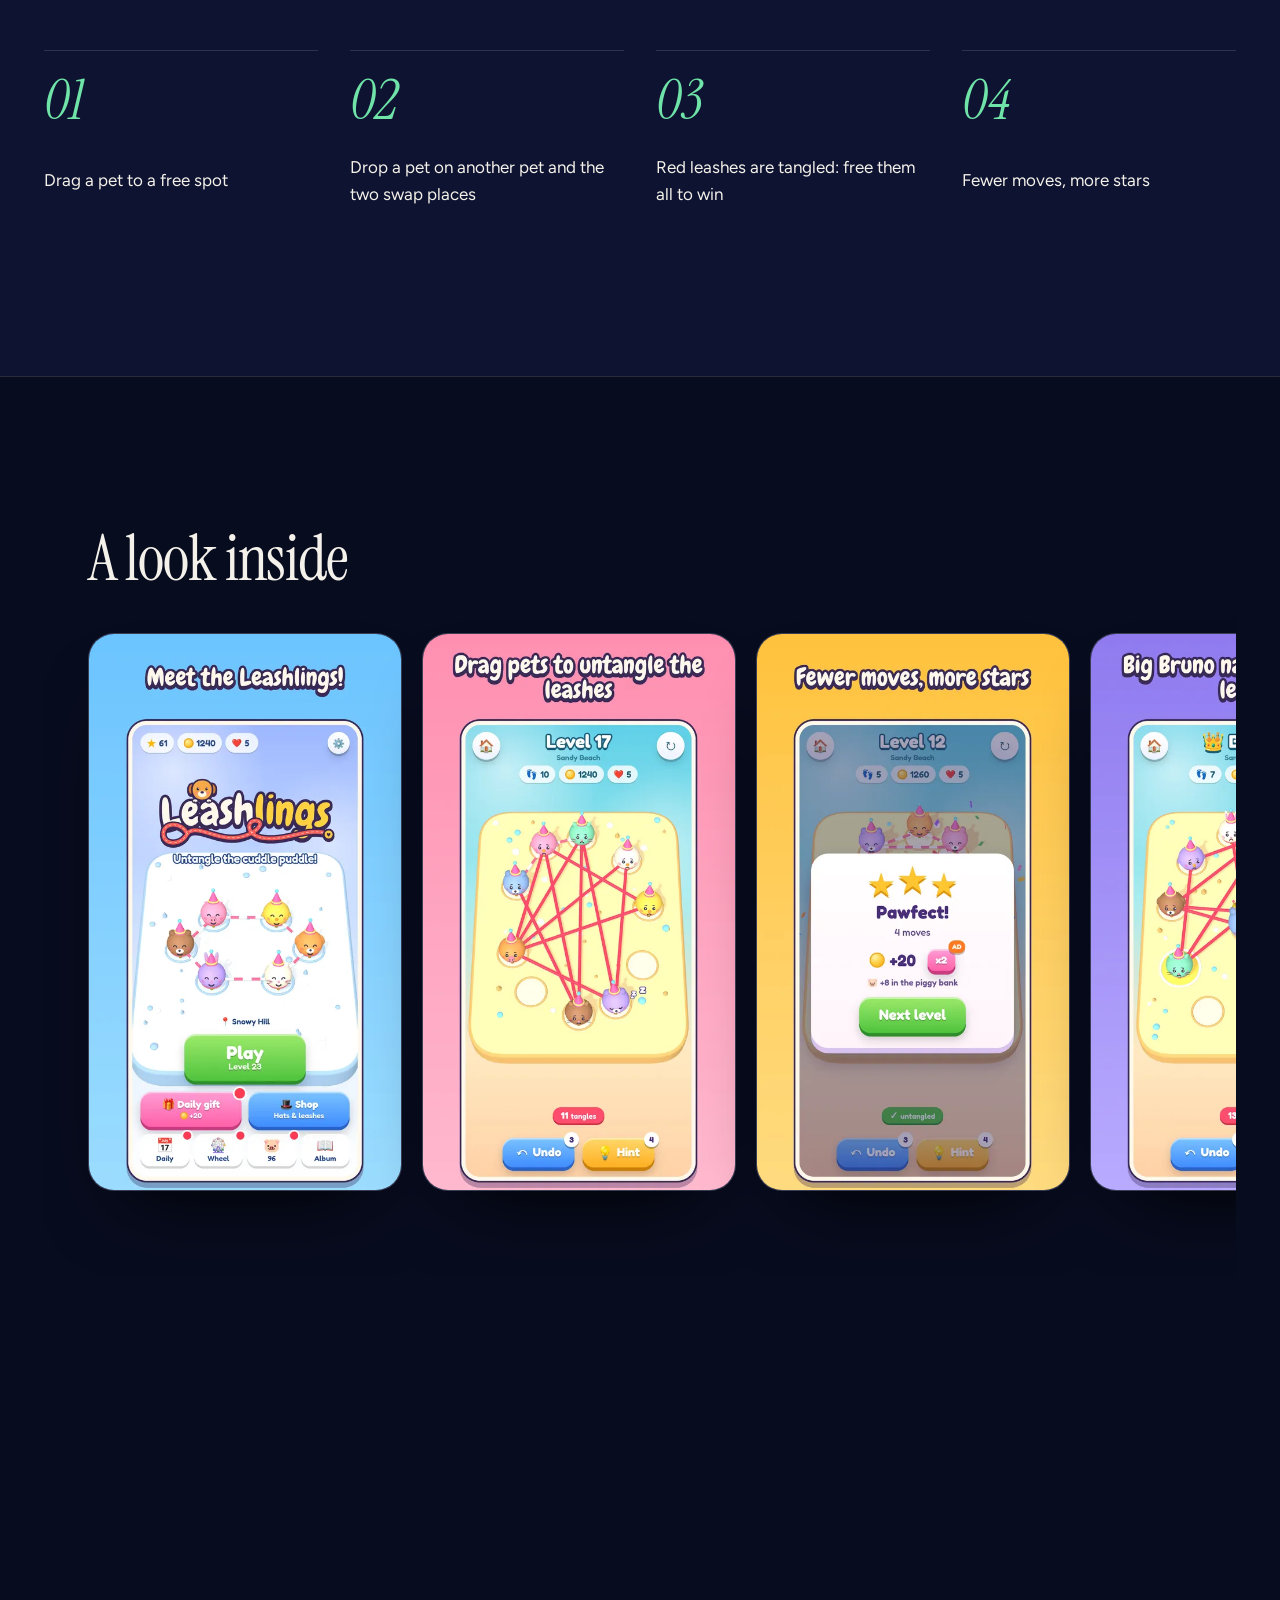
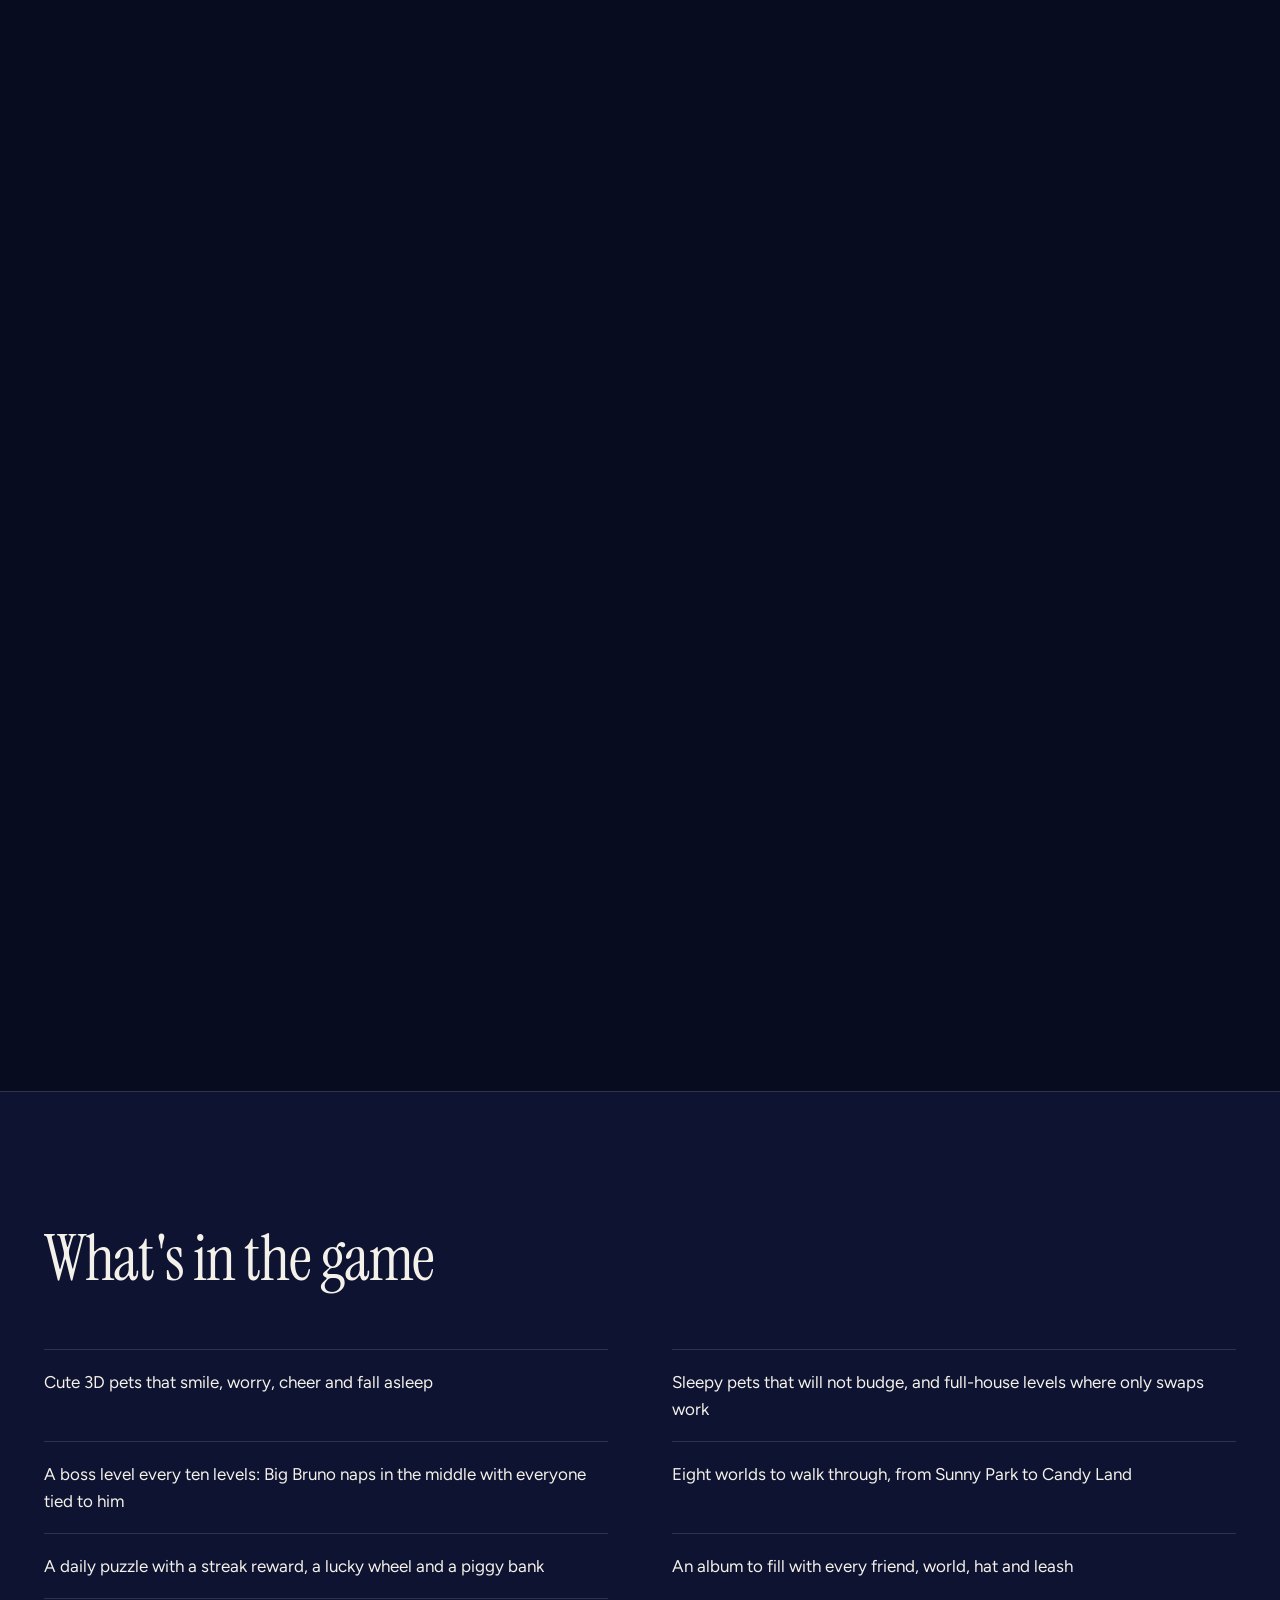
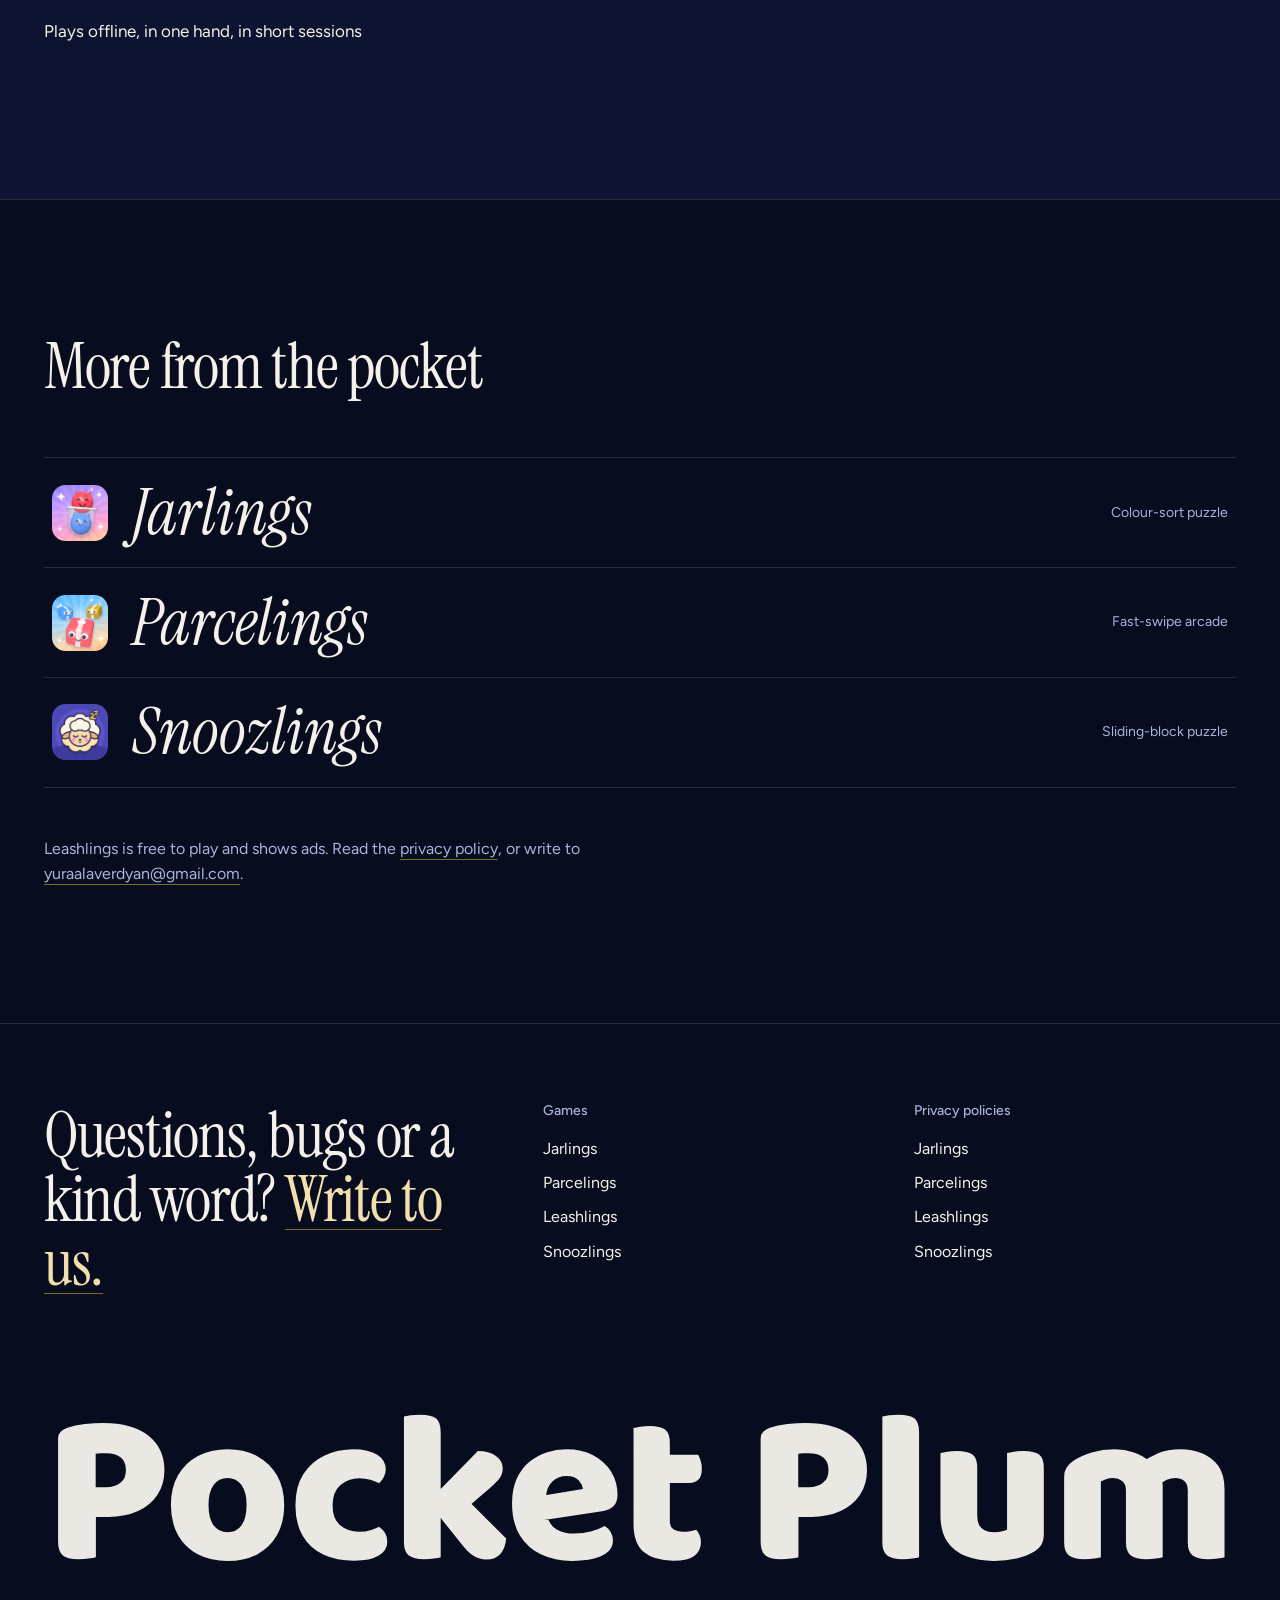
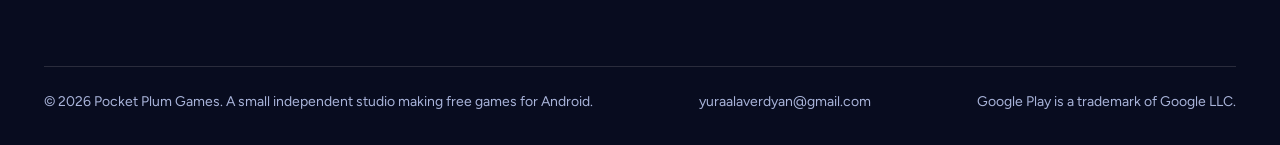
<file: leashlings/index.html>
<!doctype html>
<html lang="en" class="no-js">
<head>
<meta charset="utf-8">
<meta name="viewport" content="width=device-width, initial-scale=1">
<title>Leashlings: untangle puzzle by Pocket Plum Games</title>
<meta name="description" content="The pets went for walkies and got into a terrible tangle. Drag them around until no two leashes cross.">
<meta name="theme-color" content="#080C1F">
<link rel="canonical" href="https://yuraalaverdyan.github.io/leashlings/">
<meta property="og:type" content="website">
<meta property="og:site_name" content="Pocket Plum Games">
<meta property="og:title" content="Leashlings: untangle puzzle by Pocket Plum Games">
<meta property="og:description" content="The pets went for walkies and got into a terrible tangle. Drag them around until no two leashes cross.">
<meta property="og:url" content="https://yuraalaverdyan.github.io/leashlings/">
<meta property="og:image" content="https://yuraalaverdyan.github.io/leashlings/feature.jpg">
<meta name="twitter:card" content="summary_large_image">
<link rel="icon" href="../assets/brand/favicon.svg" type="image/svg+xml">
<link rel="preload" href="../assets/fonts/instrument-serif-regular.woff2" as="font" type="font/woff2" crossorigin>
<link rel="preload" href="../assets/fonts/instrument-serif-italic.woff2" as="font" type="font/woff2" crossorigin>
<link rel="preload" href="../assets/fonts/figtree.woff2" as="font" type="font/woff2" crossorigin>
<link rel="stylesheet" href="../assets/site.css">
<script>document.documentElement.className='js';setTimeout(function(){document.documentElement.classList.add('ready')},4500)</script>
<script type="module" src="../assets/site.js"></script>
</head>
<body>
<a class="skip" href="#main">Skip to content</a>
<div class="loader" aria-hidden="true"><div><img src="../assets/brand/mark-dark.svg" width="72" height="72" alt=""><i></i></div></div>
<div class="glow" aria-hidden="true"></div>
<canvas id="world" aria-hidden="true"></canvas>
<div class="grain" aria-hidden="true"></div>
<div class="thread" aria-hidden="true"><i></i><b></b></div>
<div class="cursor" aria-hidden="true"></div>
<header class="site-header">
  <a class="brand" href="../" aria-label="Pocket Plum Games, home">
    <img src="../assets/brand/lockup-dark.svg" width="179" height="40" alt="">
  </a>
  <nav class="site-nav" aria-label="Main">
    <a href="../#games">Games</a>
    <a class="wide" href="../#next">What's next</a>
    <a class="gold" href="mailto:yuraalaverdyan@gmail.com">Contact</a>
  </nav>
</header>
<main id="main" style="--accent:#6FE3A8">
  <section class="stage solo" data-station="leashlings" data-side="right" data-mside="top" data-glow="#1F8F55">
    <h1 class="mega"><span class="line"><span>Leashlings</span></span></h1>
    <img class="art" src="feature.jpg" width="1024" height="500" alt="Leashlings artwork">
    <div class="solo-foot">
      <img class="icon" src="icon.webp" width="68" height="68" alt="">
      <p class="no"><em>No. 3</em><span>Untangle puzzle</span></p>
      <p class="lead">The pets went for walkies and got into a terrible tangle. Drag them around until no two leashes cross.</p>
      <span class="status">Coming soon to Google Play</span>
    </div>
  </section>
  <section class="opaque band" aria-label="What it is">
    <div class="inner">
      <p class="kicker">What it is</p>
      <p class="big" style="text-align:left;max-width:22em"><span class="w">Pups,</span> <span class="w">kitties,</span> <span class="w">bunnies,</span> <span class="w">bears,</span> <span class="w">piglets</span> <span class="w">and</span> <span class="w">chicks</span> <span class="w">are</span> <span class="w">all</span> <span class="w">tied</span> <span class="w">together.</span> <span class="w">It</span> <span class="w">starts</span> <span class="w">easy</span> <span class="w">and</span> <span class="w">gets</span> <span class="w">tricky</span> <span class="w">fast.</span> <span class="w">From</span> <span class="w">level</span> <span class="w">3</span> <span class="w">every</span> <span class="w">level</span> <span class="w">has</span> <span class="w">a</span> <span class="w">move</span> <span class="w">limit,</span> <span class="w">so</span> <span class="w">look</span> <span class="w">before</span> <span class="w">you</span> <span class="w">drag.</span></p>
    </div>
  </section>
  <section class="opaque band alt" aria-labelledby="h-how">
    <div class="inner">
      <h2 id="h-how" class="line"><span>How to play</span></h2>
      <ol class="steps">
        <li>Drag a pet to a free spot</li>
        <li>Drop a pet on another pet and the two swap places</li>
        <li>Red leashes are tangled: free them all to win</li>
        <li>Fewer moves, more stars</li>
      </ol>
    </div>
  </section>
  <section class="opaque band gallery" aria-labelledby="h-shots">
    <div class="inner">
      <h2 id="h-shots" class="line" style="padding-inline:var(--gutter)"><span>A look inside</span></h2>
      <div class="rail" tabindex="0" role="region" aria-label="Leashlings screenshots, scroll sideways">
        <img src="shot-1.webp" width="270" height="480" alt="Leashlings screenshot 1 of 8" loading="lazy">
        <img src="shot-2.webp" width="270" height="480" alt="Leashlings screenshot 2 of 8" loading="lazy">
        <img src="shot-3.webp" width="270" height="480" alt="Leashlings screenshot 3 of 8" loading="lazy">
        <img src="shot-4.webp" width="270" height="480" alt="Leashlings screenshot 4 of 8" loading="lazy">
        <img src="shot-7.webp" width="270" height="480" alt="Leashlings screenshot 5 of 8" loading="lazy">
        <img src="shot-8.webp" width="270" height="480" alt="Leashlings screenshot 6 of 8" loading="lazy">
        <img src="shot-5.webp" width="270" height="480" alt="Leashlings screenshot 7 of 8" loading="lazy">
        <img src="shot-6.webp" width="270" height="480" alt="Leashlings screenshot 8 of 8" loading="lazy">
      </div>
    </div>
  </section>
  <section class="opaque band alt" aria-labelledby="h-feat">
    <div class="inner">
      <h2 id="h-feat" class="line"><span>What's in the game</span></h2>
      <ul class="features">
        <li>Cute 3D pets that smile, worry, cheer and fall asleep</li>
        <li>Sleepy pets that will not budge, and full-house levels where only swaps work</li>
        <li>A boss level every ten levels: Big Bruno naps in the middle with everyone tied to him</li>
        <li>Eight worlds to walk through, from Sunny Park to Candy Land</li>
        <li>A daily puzzle with a streak reward, a lucky wheel and a piggy bank</li>
        <li>An album to fill with every friend, world, hat and leash</li>
        <li>Plays offline, in one hand, in short sessions</li>
      </ul>
    </div>
  </section>
  <section class="opaque band" aria-labelledby="h-more">
    <div class="inner">
      <h2 id="h-more" class="line"><span>More from the pocket</span></h2>
      <div class="others">
        <a href="../jarlings/"><img src="../jarlings/icon.webp" width="56" height="56" alt="" loading="lazy"><b>Jarlings</b><span>Colour-sort puzzle</span></a>
        <a href="../parcelings/"><img src="../parcelings/icon.webp" width="56" height="56" alt="" loading="lazy"><b>Parcelings</b><span>Fast-swipe arcade</span></a>
        <a href="../snoozlings/"><img src="../snoozlings/icon.webp" width="56" height="56" alt="" loading="lazy"><b>Snoozlings</b><span>Sliding-block puzzle</span></a>
      </div>
      <p class="small-print">Leashlings is free to play and shows ads. Read the <a class="link" href="privacy.html">privacy policy</a>, or write to <a class="link" href="mailto:yuraalaverdyan@gmail.com">yuraalaverdyan@gmail.com</a>.</p>
    </div>
  </section>
</main>
<footer class="site-footer">
  <div class="inner">
    <p class="say">Questions, bugs or a kind word? <a href="mailto:yuraalaverdyan@gmail.com">Write to us.</a></p>
    <div>
      <h3>Games</h3>
      <ul>
        <li><a href="../jarlings/">Jarlings</a></li>
        <li><a href="../parcelings/">Parcelings</a></li>
        <li><a href="../leashlings/">Leashlings</a></li>
        <li><a href="../snoozlings/">Snoozlings</a></li>
      </ul>
    </div>
    <div>
      <h3>Privacy policies</h3>
      <ul>
        <li><a href="../jarlings/privacy.html">Jarlings</a></li>
        <li><a href="../parcelings/privacy.html">Parcelings</a></li>
        <li><a href="../leashlings/privacy.html">Leashlings</a></li>
        <li><a href="../snoozlings/privacy.html">Snoozlings</a></li>
      </ul>
    </div>
    <img class="word" src="../assets/brand/wordmark.svg" width="551" height="112" alt="Pocket Plum" loading="lazy">
    <p class="legal"><span>&copy; 2026 Pocket Plum Games. A small independent studio making free games for Android.</span><span>yuraalaverdyan@gmail.com</span><span>Google Play is a trademark of Google LLC.</span></p>
  </div>
</footer>
</body>
</html>
</file>
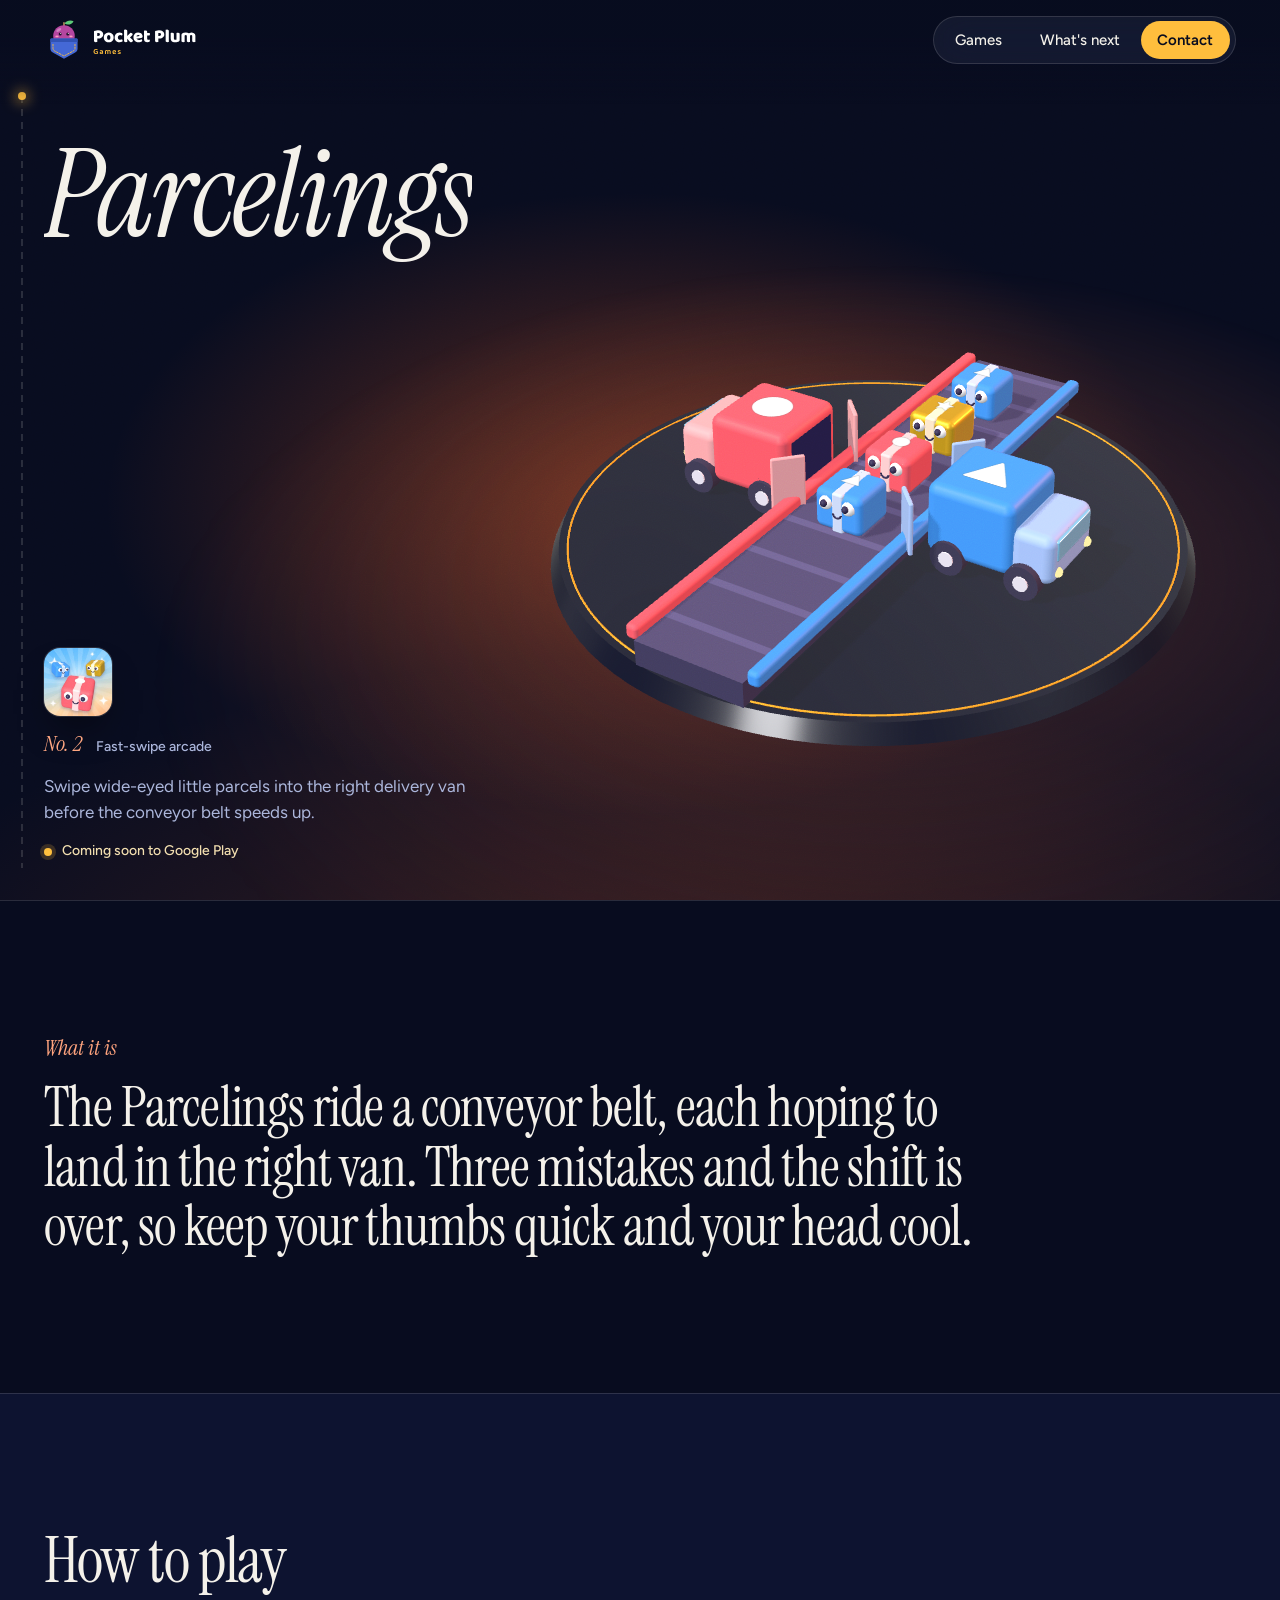
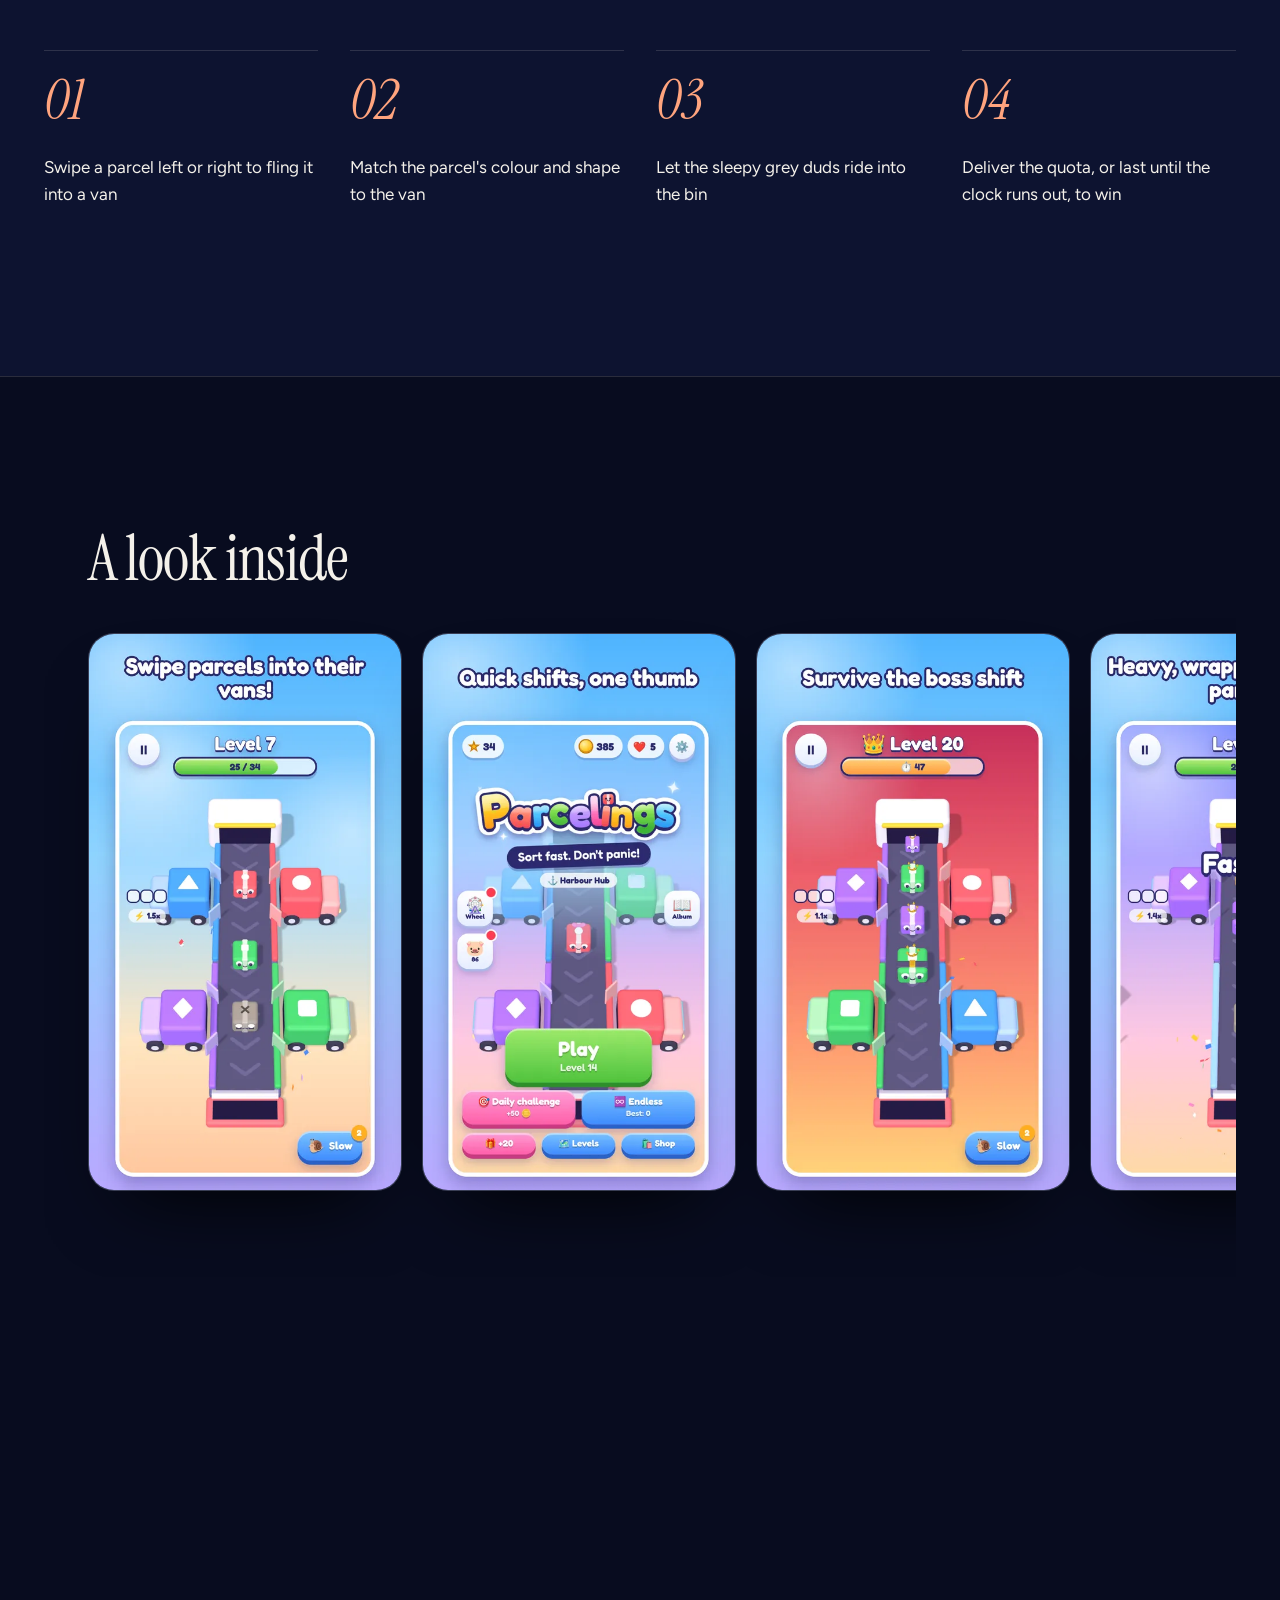
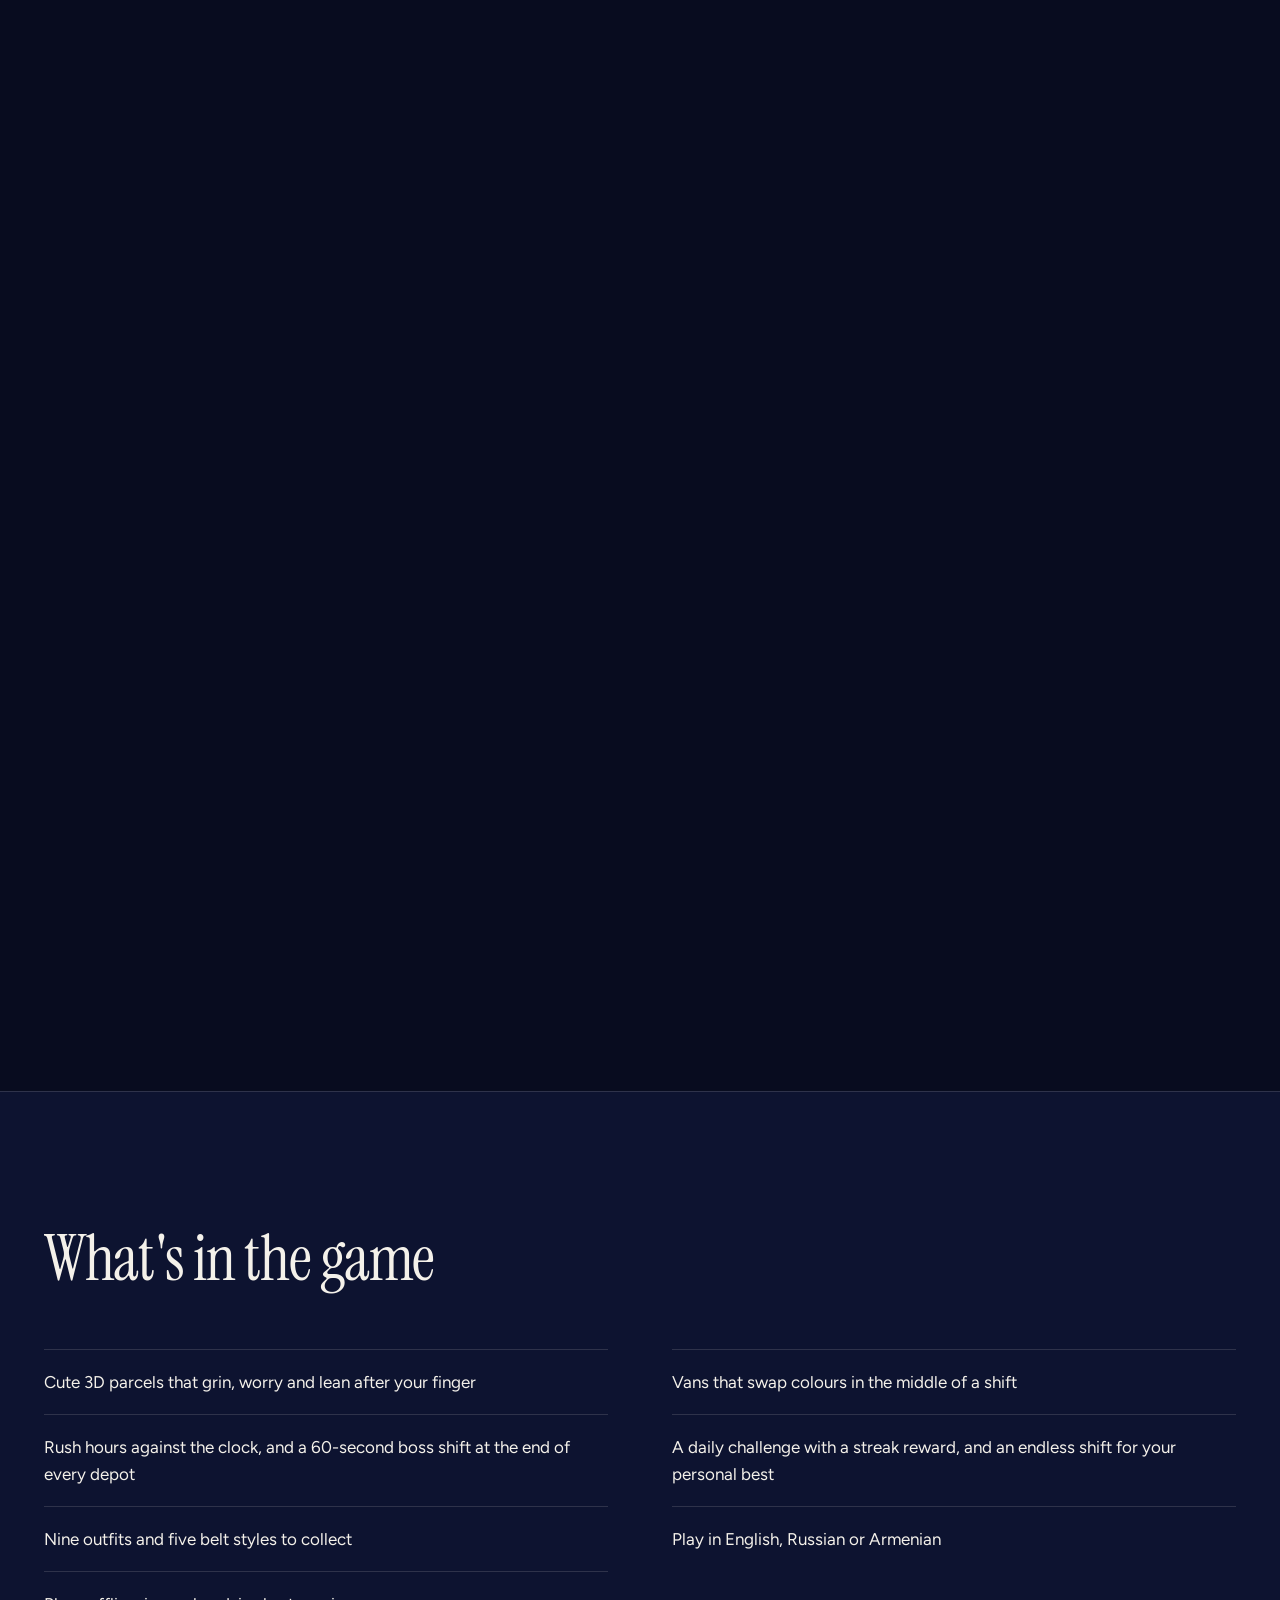
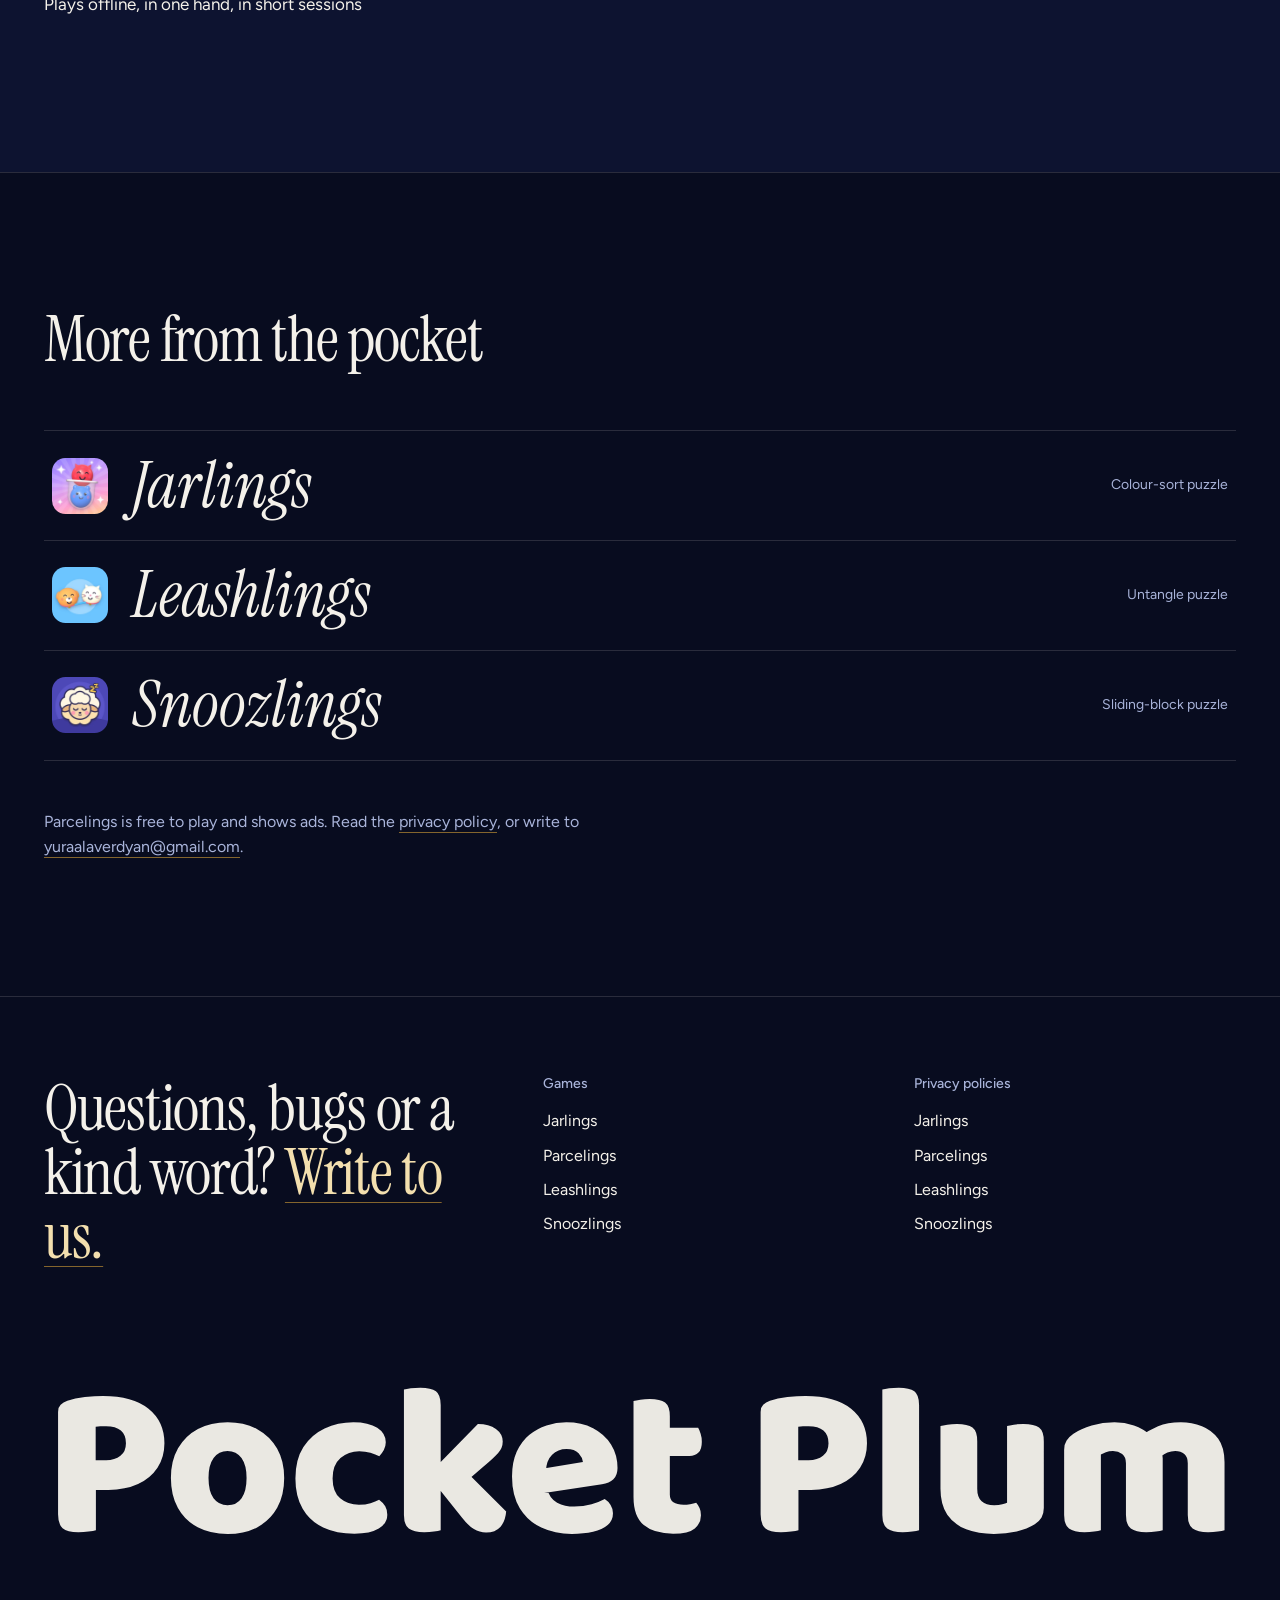
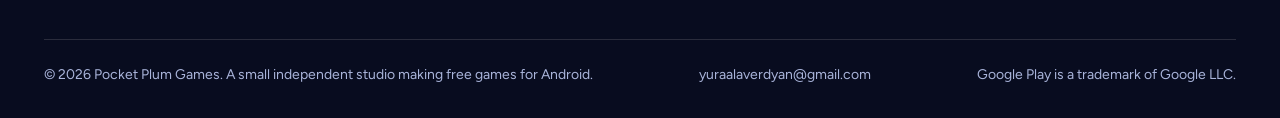
<file: parcelings/index.html>
<!doctype html>
<html lang="en" class="no-js">
<head>
<meta charset="utf-8">
<meta name="viewport" content="width=device-width, initial-scale=1">
<title>Parcelings: fast-swipe arcade by Pocket Plum Games</title>
<meta name="description" content="Swipe wide-eyed little parcels into the right delivery van before the conveyor belt speeds up.">
<meta name="theme-color" content="#080C1F">
<link rel="canonical" href="https://yuraalaverdyan.github.io/parcelings/">
<meta property="og:type" content="website">
<meta property="og:site_name" content="Pocket Plum Games">
<meta property="og:title" content="Parcelings: fast-swipe arcade by Pocket Plum Games">
<meta property="og:description" content="Swipe wide-eyed little parcels into the right delivery van before the conveyor belt speeds up.">
<meta property="og:url" content="https://yuraalaverdyan.github.io/parcelings/">
<meta property="og:image" content="https://yuraalaverdyan.github.io/parcelings/feature.jpg">
<meta name="twitter:card" content="summary_large_image">
<link rel="icon" href="../assets/brand/favicon.svg" type="image/svg+xml">
<link rel="preload" href="../assets/fonts/instrument-serif-regular.woff2" as="font" type="font/woff2" crossorigin>
<link rel="preload" href="../assets/fonts/instrument-serif-italic.woff2" as="font" type="font/woff2" crossorigin>
<link rel="preload" href="../assets/fonts/figtree.woff2" as="font" type="font/woff2" crossorigin>
<link rel="stylesheet" href="../assets/site.css">
<script>document.documentElement.className='js';setTimeout(function(){document.documentElement.classList.add('ready')},4500)</script>
<script type="module" src="../assets/site.js"></script>
</head>
<body>
<a class="skip" href="#main">Skip to content</a>
<div class="loader" aria-hidden="true"><div><img src="../assets/brand/mark-dark.svg" width="72" height="72" alt=""><i></i></div></div>
<div class="glow" aria-hidden="true"></div>
<canvas id="world" aria-hidden="true"></canvas>
<div class="grain" aria-hidden="true"></div>
<div class="thread" aria-hidden="true"><i></i><b></b></div>
<div class="cursor" aria-hidden="true"></div>
<header class="site-header">
  <a class="brand" href="../" aria-label="Pocket Plum Games, home">
    <img src="../assets/brand/lockup-dark.svg" width="179" height="40" alt="">
  </a>
  <nav class="site-nav" aria-label="Main">
    <a href="../#games">Games</a>
    <a class="wide" href="../#next">What's next</a>
    <a class="gold" href="mailto:yuraalaverdyan@gmail.com">Contact</a>
  </nav>
</header>
<main id="main" style="--accent:#FFA47E">
  <section class="stage solo" data-station="parcelings" data-side="right" data-mside="top" data-glow="#C4501F">
    <h1 class="mega"><span class="line"><span>Parcelings</span></span></h1>
    <img class="art" src="feature.jpg" width="1024" height="500" alt="Parcelings artwork">
    <div class="solo-foot">
      <img class="icon" src="icon.webp" width="68" height="68" alt="">
      <p class="no"><em>No. 2</em><span>Fast-swipe arcade</span></p>
      <p class="lead">Swipe wide-eyed little parcels into the right delivery van before the conveyor belt speeds up.</p>
      <span class="status">Coming soon to Google Play</span>
    </div>
  </section>
  <section class="opaque band" aria-label="What it is">
    <div class="inner">
      <p class="kicker">What it is</p>
      <p class="big" style="text-align:left;max-width:22em"><span class="w">The</span> <span class="w">Parcelings</span> <span class="w">ride</span> <span class="w">a</span> <span class="w">conveyor</span> <span class="w">belt,</span> <span class="w">each</span> <span class="w">hoping</span> <span class="w">to</span> <span class="w">land</span> <span class="w">in</span> <span class="w">the</span> <span class="w">right</span> <span class="w">van.</span> <span class="w">Three</span> <span class="w">mistakes</span> <span class="w">and</span> <span class="w">the</span> <span class="w">shift</span> <span class="w">is</span> <span class="w">over,</span> <span class="w">so</span> <span class="w">keep</span> <span class="w">your</span> <span class="w">thumbs</span> <span class="w">quick</span> <span class="w">and</span> <span class="w">your</span> <span class="w">head</span> <span class="w">cool.</span></p>
    </div>
  </section>
  <section class="opaque band alt" aria-labelledby="h-how">
    <div class="inner">
      <h2 id="h-how" class="line"><span>How to play</span></h2>
      <ol class="steps">
        <li>Swipe a parcel left or right to fling it into a van</li>
        <li>Match the parcel&#x27;s colour and shape to the van</li>
        <li>Let the sleepy grey duds ride into the bin</li>
        <li>Deliver the quota, or last until the clock runs out, to win</li>
      </ol>
    </div>
  </section>
  <section class="opaque band gallery" aria-labelledby="h-shots">
    <div class="inner">
      <h2 id="h-shots" class="line" style="padding-inline:var(--gutter)"><span>A look inside</span></h2>
      <div class="rail" tabindex="0" role="region" aria-label="Parcelings screenshots, scroll sideways">
        <img src="shot-1.webp" width="270" height="480" alt="Parcelings screenshot 1 of 8" loading="lazy">
        <img src="shot-2.webp" width="270" height="480" alt="Parcelings screenshot 2 of 8" loading="lazy">
        <img src="shot-3.webp" width="270" height="480" alt="Parcelings screenshot 3 of 8" loading="lazy">
        <img src="shot-4.webp" width="270" height="480" alt="Parcelings screenshot 4 of 8" loading="lazy">
        <img src="shot-5.webp" width="270" height="480" alt="Parcelings screenshot 5 of 8" loading="lazy">
        <img src="shot-6.webp" width="270" height="480" alt="Parcelings screenshot 6 of 8" loading="lazy">
        <img src="shot-7.webp" width="270" height="480" alt="Parcelings screenshot 7 of 8" loading="lazy">
        <img src="shot-8.webp" width="270" height="480" alt="Parcelings screenshot 8 of 8" loading="lazy">
      </div>
    </div>
  </section>
  <section class="opaque band alt" aria-labelledby="h-feat">
    <div class="inner">
      <h2 id="h-feat" class="line"><span>What's in the game</span></h2>
      <ul class="features">
        <li>Cute 3D parcels that grin, worry and lean after your finger</li>
        <li>Vans that swap colours in the middle of a shift</li>
        <li>Rush hours against the clock, and a 60-second boss shift at the end of every depot</li>
        <li>A daily challenge with a streak reward, and an endless shift for your personal best</li>
        <li>Nine outfits and five belt styles to collect</li>
        <li>Play in English, Russian or Armenian</li>
        <li>Plays offline, in one hand, in short sessions</li>
      </ul>
    </div>
  </section>
  <section class="opaque band" aria-labelledby="h-more">
    <div class="inner">
      <h2 id="h-more" class="line"><span>More from the pocket</span></h2>
      <div class="others">
        <a href="../jarlings/"><img src="../jarlings/icon.webp" width="56" height="56" alt="" loading="lazy"><b>Jarlings</b><span>Colour-sort puzzle</span></a>
        <a href="../leashlings/"><img src="../leashlings/icon.webp" width="56" height="56" alt="" loading="lazy"><b>Leashlings</b><span>Untangle puzzle</span></a>
        <a href="../snoozlings/"><img src="../snoozlings/icon.webp" width="56" height="56" alt="" loading="lazy"><b>Snoozlings</b><span>Sliding-block puzzle</span></a>
      </div>
      <p class="small-print">Parcelings is free to play and shows ads. Read the <a class="link" href="privacy.html">privacy policy</a>, or write to <a class="link" href="mailto:yuraalaverdyan@gmail.com">yuraalaverdyan@gmail.com</a>.</p>
    </div>
  </section>
</main>
<footer class="site-footer">
  <div class="inner">
    <p class="say">Questions, bugs or a kind word? <a href="mailto:yuraalaverdyan@gmail.com">Write to us.</a></p>
    <div>
      <h3>Games</h3>
      <ul>
        <li><a href="../jarlings/">Jarlings</a></li>
        <li><a href="../parcelings/">Parcelings</a></li>
        <li><a href="../leashlings/">Leashlings</a></li>
        <li><a href="../snoozlings/">Snoozlings</a></li>
      </ul>
    </div>
    <div>
      <h3>Privacy policies</h3>
      <ul>
        <li><a href="../jarlings/privacy.html">Jarlings</a></li>
        <li><a href="../parcelings/privacy.html">Parcelings</a></li>
        <li><a href="../leashlings/privacy.html">Leashlings</a></li>
        <li><a href="../snoozlings/privacy.html">Snoozlings</a></li>
      </ul>
    </div>
    <img class="word" src="../assets/brand/wordmark.svg" width="551" height="112" alt="Pocket Plum" loading="lazy">
    <p class="legal"><span>&copy; 2026 Pocket Plum Games. A small independent studio making free games for Android.</span><span>yuraalaverdyan@gmail.com</span><span>Google Play is a trademark of Google LLC.</span></p>
  </div>
</footer>
</body>
</html>
</file>
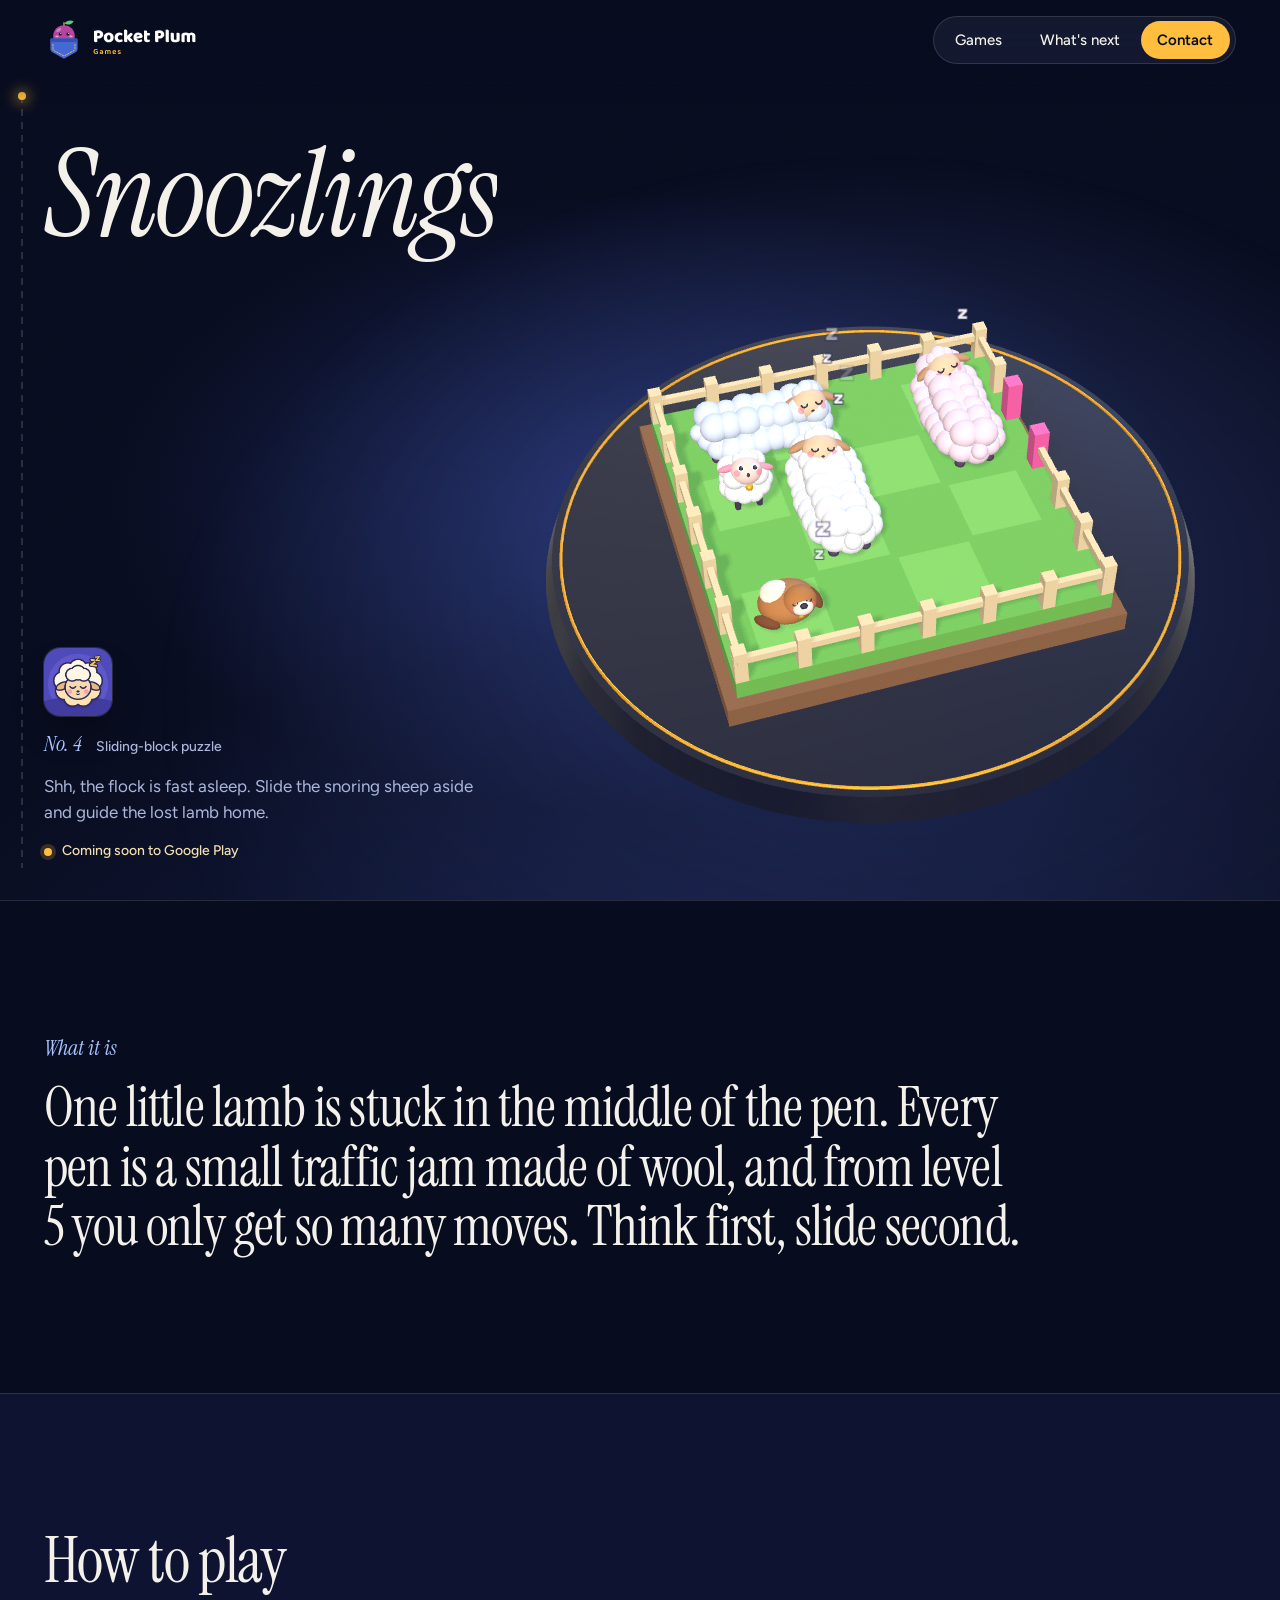
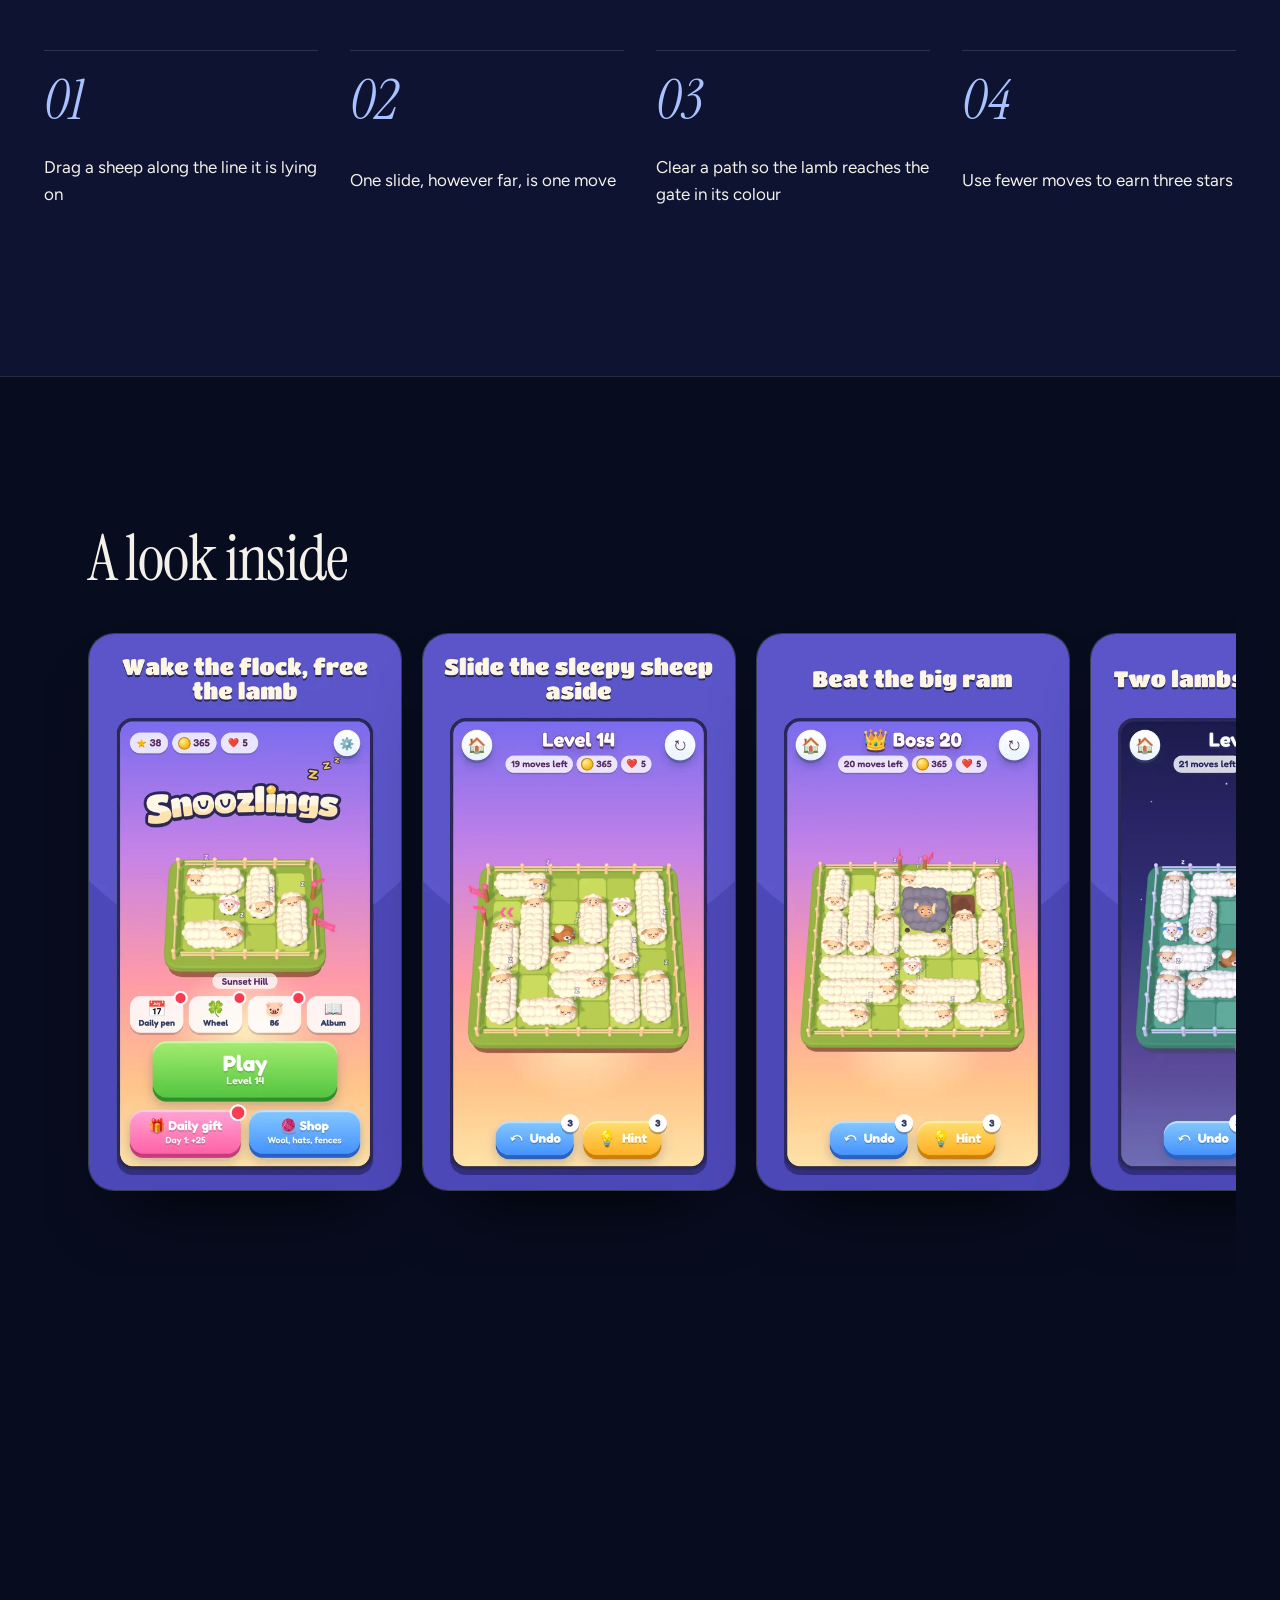
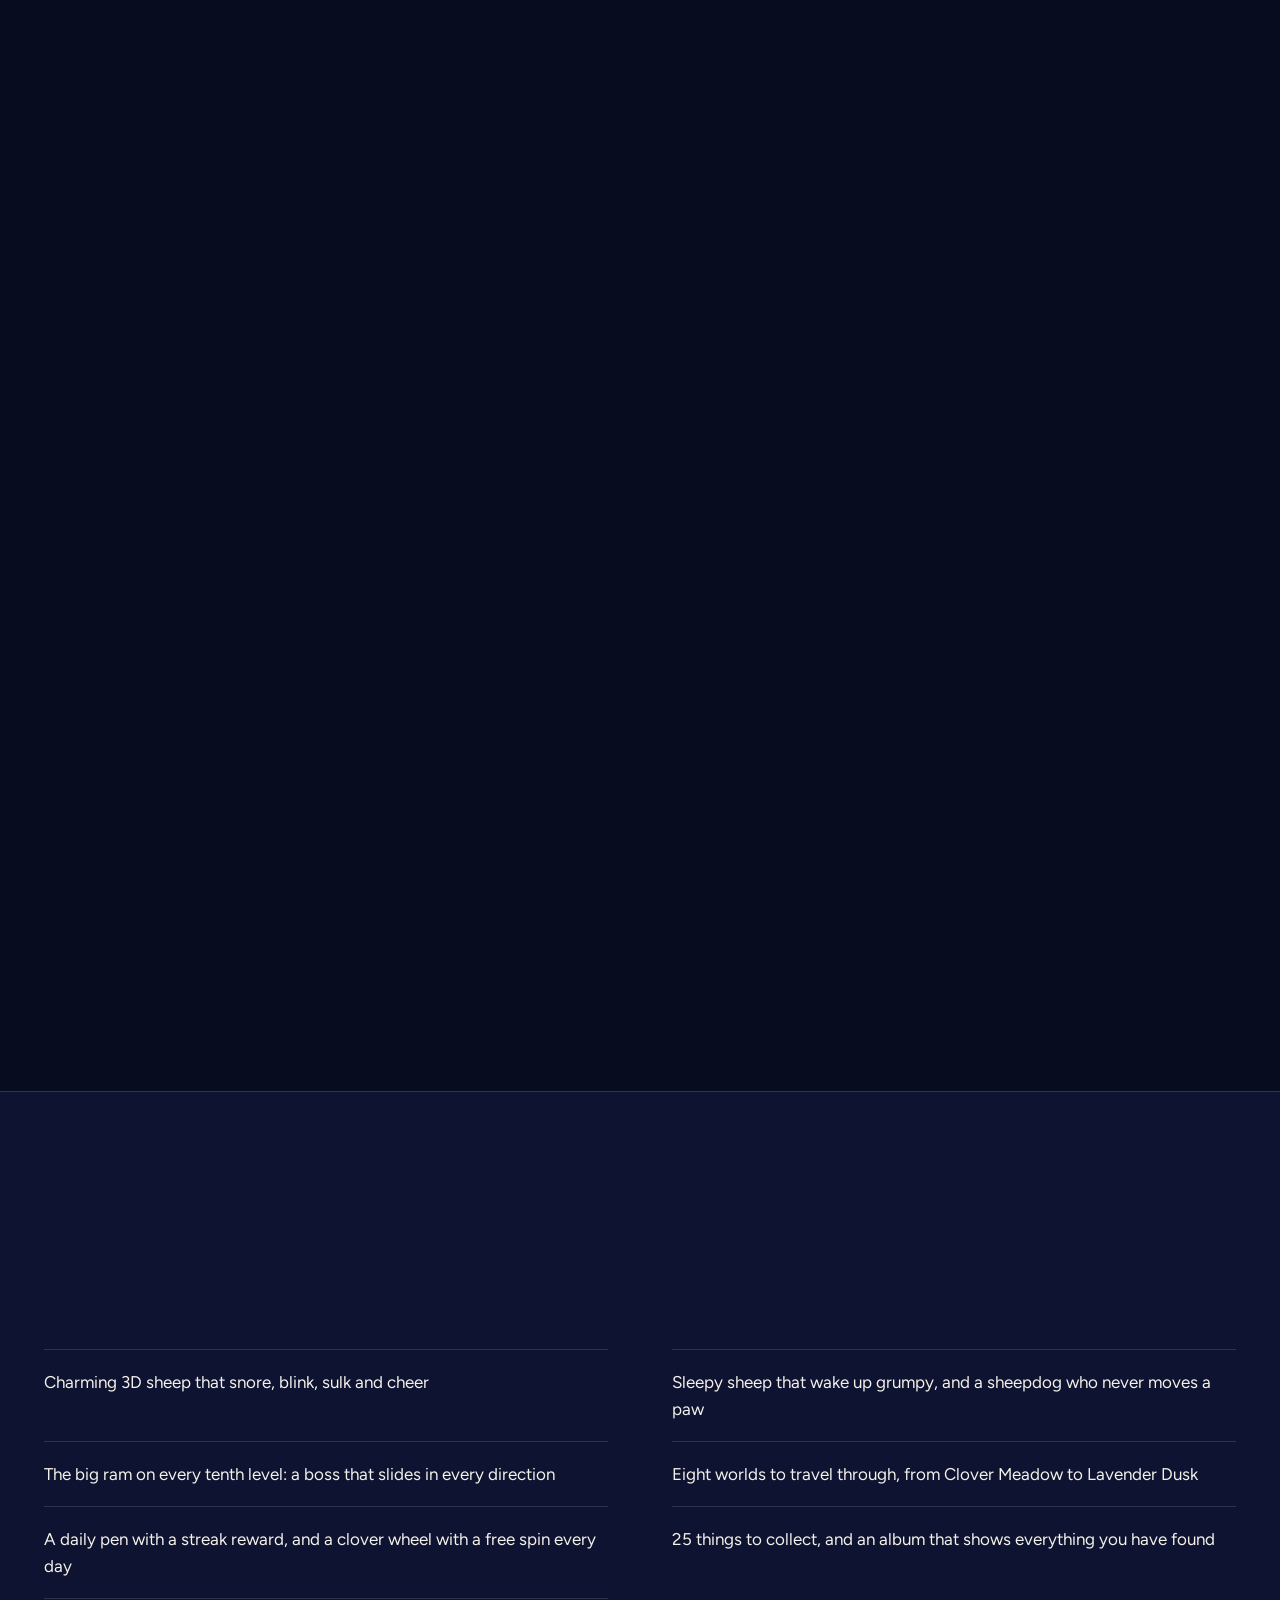
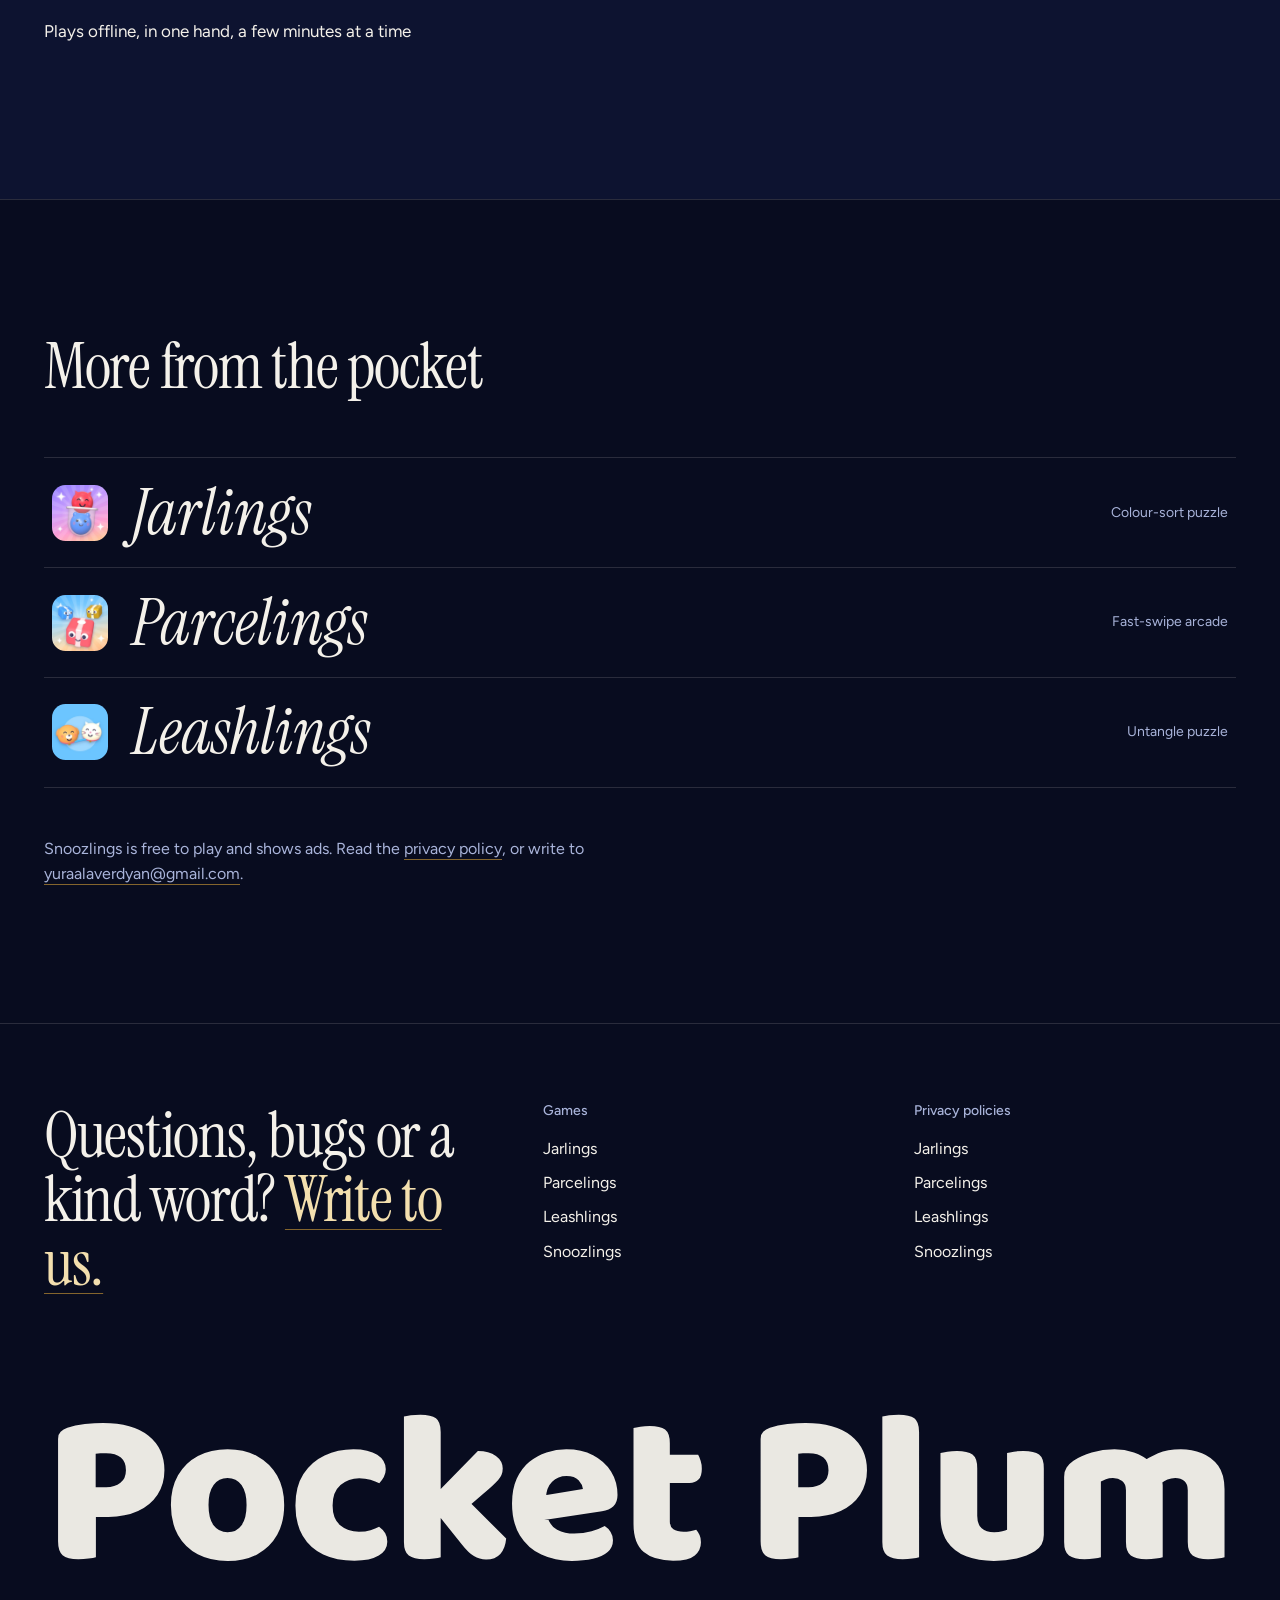
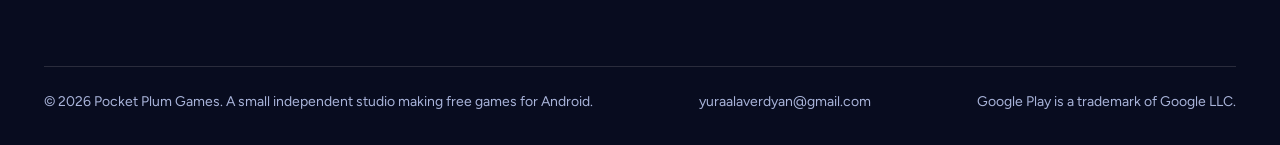
<file: snoozlings/index.html>
<!doctype html>
<html lang="en" class="no-js">
<head>
<meta charset="utf-8">
<meta name="viewport" content="width=device-width, initial-scale=1">
<title>Snoozlings: sliding-block puzzle by Pocket Plum Games</title>
<meta name="description" content="Shh, the flock is fast asleep. Slide the snoring sheep aside and guide the lost lamb home.">
<meta name="theme-color" content="#080C1F">
<link rel="canonical" href="https://yuraalaverdyan.github.io/snoozlings/">
<meta property="og:type" content="website">
<meta property="og:site_name" content="Pocket Plum Games">
<meta property="og:title" content="Snoozlings: sliding-block puzzle by Pocket Plum Games">
<meta property="og:description" content="Shh, the flock is fast asleep. Slide the snoring sheep aside and guide the lost lamb home.">
<meta property="og:url" content="https://yuraalaverdyan.github.io/snoozlings/">
<meta property="og:image" content="https://yuraalaverdyan.github.io/snoozlings/feature.jpg">
<meta name="twitter:card" content="summary_large_image">
<link rel="icon" href="../assets/brand/favicon.svg" type="image/svg+xml">
<link rel="preload" href="../assets/fonts/instrument-serif-regular.woff2" as="font" type="font/woff2" crossorigin>
<link rel="preload" href="../assets/fonts/instrument-serif-italic.woff2" as="font" type="font/woff2" crossorigin>
<link rel="preload" href="../assets/fonts/figtree.woff2" as="font" type="font/woff2" crossorigin>
<link rel="stylesheet" href="../assets/site.css">
<script>document.documentElement.className='js';setTimeout(function(){document.documentElement.classList.add('ready')},4500)</script>
<script type="module" src="../assets/site.js"></script>
</head>
<body>
<a class="skip" href="#main">Skip to content</a>
<div class="loader" aria-hidden="true"><div><img src="../assets/brand/mark-dark.svg" width="72" height="72" alt=""><i></i></div></div>
<div class="glow" aria-hidden="true"></div>
<canvas id="world" aria-hidden="true"></canvas>
<div class="grain" aria-hidden="true"></div>
<div class="thread" aria-hidden="true"><i></i><b></b></div>
<div class="cursor" aria-hidden="true"></div>
<header class="site-header">
  <a class="brand" href="../" aria-label="Pocket Plum Games, home">
    <img src="../assets/brand/lockup-dark.svg" width="179" height="40" alt="">
  </a>
  <nav class="site-nav" aria-label="Main">
    <a href="../#games">Games</a>
    <a class="wide" href="../#next">What's next</a>
    <a class="gold" href="mailto:yuraalaverdyan@gmail.com">Contact</a>
  </nav>
</header>
<main id="main" style="--accent:#A9C2FF">
  <section class="stage solo" data-station="snoozlings" data-side="right" data-mside="top" data-glow="#33479E">
    <h1 class="mega"><span class="line"><span>Snoozlings</span></span></h1>
    <img class="art" src="feature.jpg" width="1024" height="500" alt="Snoozlings artwork">
    <div class="solo-foot">
      <img class="icon" src="icon.webp" width="68" height="68" alt="">
      <p class="no"><em>No. 4</em><span>Sliding-block puzzle</span></p>
      <p class="lead">Shh, the flock is fast asleep. Slide the snoring sheep aside and guide the lost lamb home.</p>
      <span class="status">Coming soon to Google Play</span>
    </div>
  </section>
  <section class="opaque band" aria-label="What it is">
    <div class="inner">
      <p class="kicker">What it is</p>
      <p class="big" style="text-align:left;max-width:22em"><span class="w">One</span> <span class="w">little</span> <span class="w">lamb</span> <span class="w">is</span> <span class="w">stuck</span> <span class="w">in</span> <span class="w">the</span> <span class="w">middle</span> <span class="w">of</span> <span class="w">the</span> <span class="w">pen.</span> <span class="w">Every</span> <span class="w">pen</span> <span class="w">is</span> <span class="w">a</span> <span class="w">small</span> <span class="w">traffic</span> <span class="w">jam</span> <span class="w">made</span> <span class="w">of</span> <span class="w">wool,</span> <span class="w">and</span> <span class="w">from</span> <span class="w">level</span> <span class="w">5</span> <span class="w">you</span> <span class="w">only</span> <span class="w">get</span> <span class="w">so</span> <span class="w">many</span> <span class="w">moves.</span> <span class="w">Think</span> <span class="w">first,</span> <span class="w">slide</span> <span class="w">second.</span></p>
    </div>
  </section>
  <section class="opaque band alt" aria-labelledby="h-how">
    <div class="inner">
      <h2 id="h-how" class="line"><span>How to play</span></h2>
      <ol class="steps">
        <li>Drag a sheep along the line it is lying on</li>
        <li>One slide, however far, is one move</li>
        <li>Clear a path so the lamb reaches the gate in its colour</li>
        <li>Use fewer moves to earn three stars</li>
      </ol>
    </div>
  </section>
  <section class="opaque band gallery" aria-labelledby="h-shots">
    <div class="inner">
      <h2 id="h-shots" class="line" style="padding-inline:var(--gutter)"><span>A look inside</span></h2>
      <div class="rail" tabindex="0" role="region" aria-label="Snoozlings screenshots, scroll sideways">
        <img src="shot-1.webp" width="270" height="480" alt="Snoozlings screenshot 1 of 8" loading="lazy">
        <img src="shot-2.webp" width="270" height="480" alt="Snoozlings screenshot 2 of 8" loading="lazy">
        <img src="shot-3.webp" width="270" height="480" alt="Snoozlings screenshot 3 of 8" loading="lazy">
        <img src="shot-4.webp" width="270" height="480" alt="Snoozlings screenshot 4 of 8" loading="lazy">
        <img src="shot-5.webp" width="270" height="480" alt="Snoozlings screenshot 5 of 8" loading="lazy">
        <img src="shot-6.webp" width="270" height="480" alt="Snoozlings screenshot 6 of 8" loading="lazy">
        <img src="shot-7.webp" width="270" height="480" alt="Snoozlings screenshot 7 of 8" loading="lazy">
        <img src="shot-8.webp" width="270" height="480" alt="Snoozlings screenshot 8 of 8" loading="lazy">
      </div>
    </div>
  </section>
  <section class="opaque band alt" aria-labelledby="h-feat">
    <div class="inner">
      <h2 id="h-feat" class="line"><span>What's in the game</span></h2>
      <ul class="features">
        <li>Charming 3D sheep that snore, blink, sulk and cheer</li>
        <li>Sleepy sheep that wake up grumpy, and a sheepdog who never moves a paw</li>
        <li>The big ram on every tenth level: a boss that slides in every direction</li>
        <li>Eight worlds to travel through, from Clover Meadow to Lavender Dusk</li>
        <li>A daily pen with a streak reward, and a clover wheel with a free spin every day</li>
        <li>25 things to collect, and an album that shows everything you have found</li>
        <li>Plays offline, in one hand, a few minutes at a time</li>
      </ul>
    </div>
  </section>
  <section class="opaque band" aria-labelledby="h-more">
    <div class="inner">
      <h2 id="h-more" class="line"><span>More from the pocket</span></h2>
      <div class="others">
        <a href="../jarlings/"><img src="../jarlings/icon.webp" width="56" height="56" alt="" loading="lazy"><b>Jarlings</b><span>Colour-sort puzzle</span></a>
        <a href="../parcelings/"><img src="../parcelings/icon.webp" width="56" height="56" alt="" loading="lazy"><b>Parcelings</b><span>Fast-swipe arcade</span></a>
        <a href="../leashlings/"><img src="../leashlings/icon.webp" width="56" height="56" alt="" loading="lazy"><b>Leashlings</b><span>Untangle puzzle</span></a>
      </div>
      <p class="small-print">Snoozlings is free to play and shows ads. Read the <a class="link" href="privacy.html">privacy policy</a>, or write to <a class="link" href="mailto:yuraalaverdyan@gmail.com">yuraalaverdyan@gmail.com</a>.</p>
    </div>
  </section>
</main>
<footer class="site-footer">
  <div class="inner">
    <p class="say">Questions, bugs or a kind word? <a href="mailto:yuraalaverdyan@gmail.com">Write to us.</a></p>
    <div>
      <h3>Games</h3>
      <ul>
        <li><a href="../jarlings/">Jarlings</a></li>
        <li><a href="../parcelings/">Parcelings</a></li>
        <li><a href="../leashlings/">Leashlings</a></li>
        <li><a href="../snoozlings/">Snoozlings</a></li>
      </ul>
    </div>
    <div>
      <h3>Privacy policies</h3>
      <ul>
        <li><a href="../jarlings/privacy.html">Jarlings</a></li>
        <li><a href="../parcelings/privacy.html">Parcelings</a></li>
        <li><a href="../leashlings/privacy.html">Leashlings</a></li>
        <li><a href="../snoozlings/privacy.html">Snoozlings</a></li>
      </ul>
    </div>
    <img class="word" src="../assets/brand/wordmark.svg" width="551" height="112" alt="Pocket Plum" loading="lazy">
    <p class="legal"><span>&copy; 2026 Pocket Plum Games. A small independent studio making free games for Android.</span><span>yuraalaverdyan@gmail.com</span><span>Google Play is a trademark of Google LLC.</span></p>
  </div>
</footer>
</body>
</html>
</file>
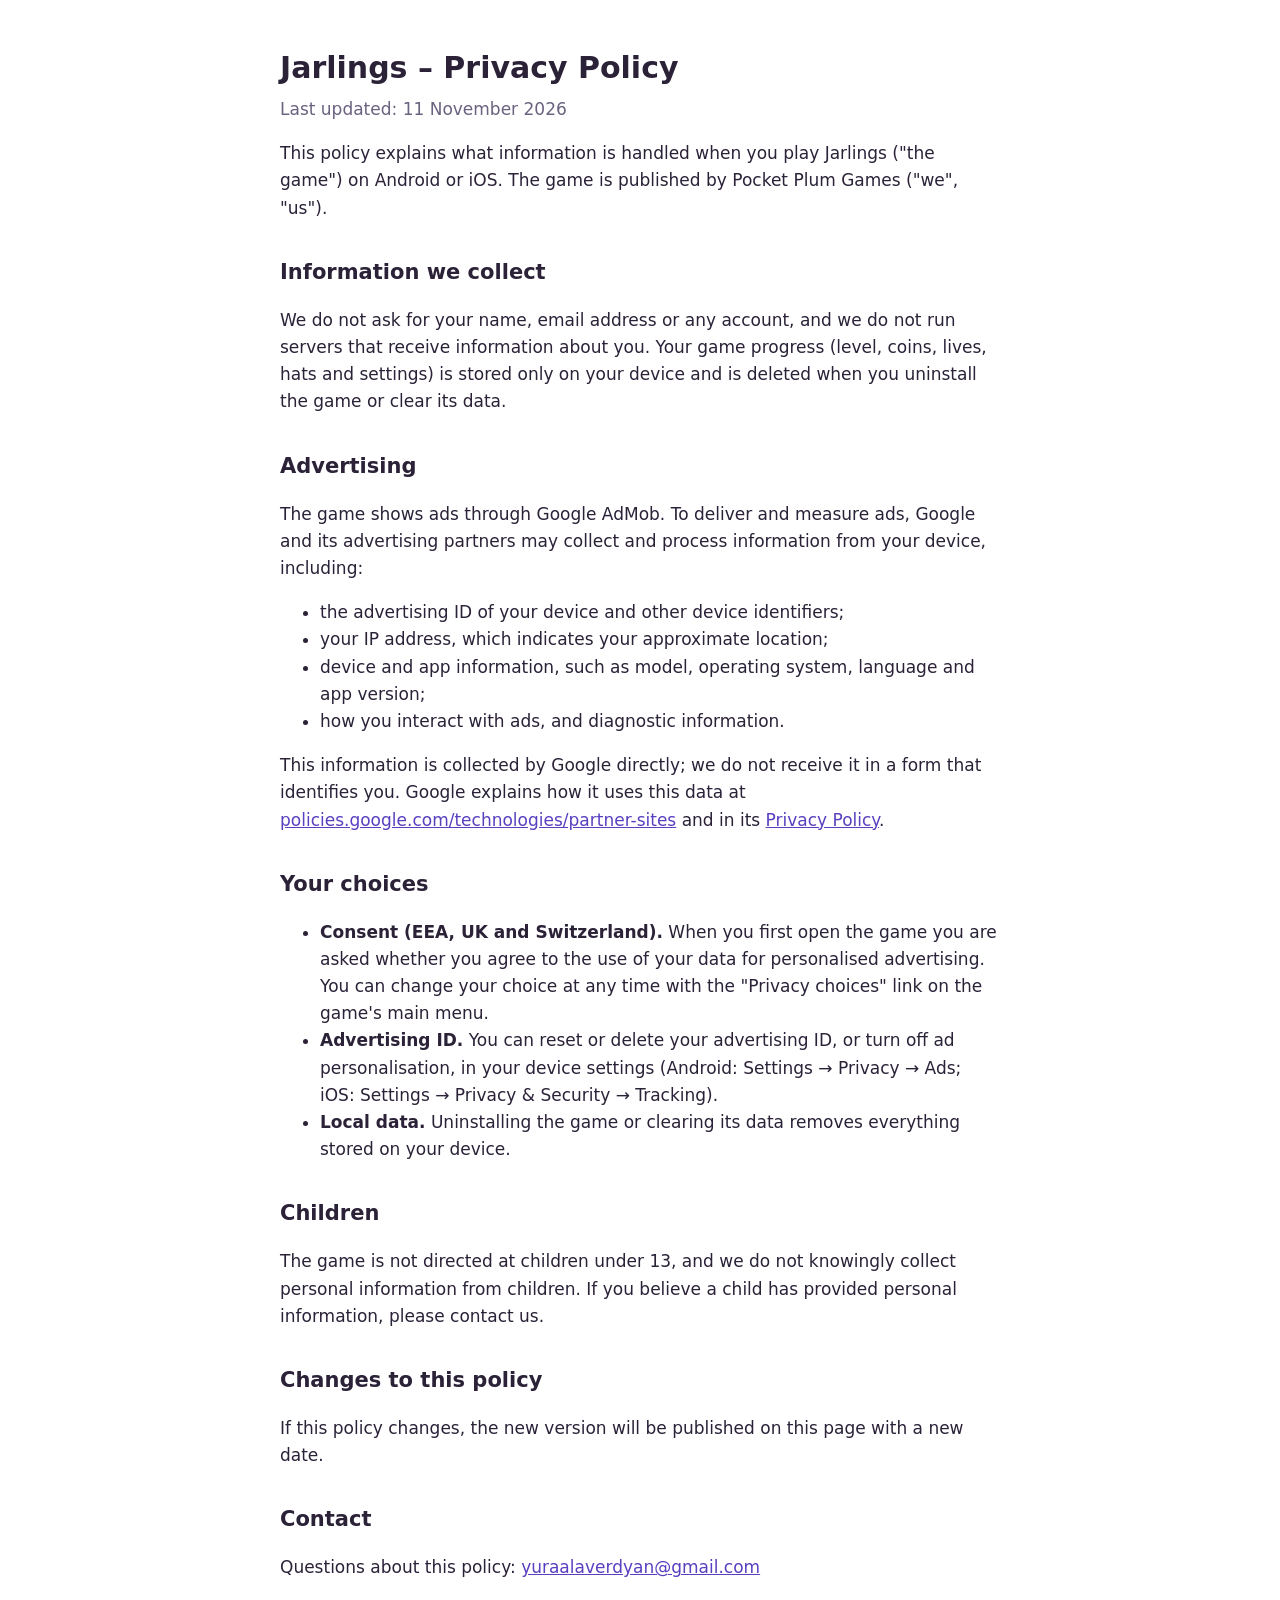
<file: jarlings/privacy.html>
<!doctype html>
<html lang="en">
  <head>
    <meta charset="UTF-8" />
    <meta name="viewport" content="width=device-width, initial-scale=1" />
    <title>Jarlings – Privacy Policy</title>
    <style>
      body { max-width: 720px; margin: 0 auto; padding: 24px 18px 60px; font: 17px/1.6 system-ui, -apple-system, 'Segoe UI', Roboto, sans-serif; color: #2b2238; }
      h1 { font-size: 30px; margin-bottom: 4px; }
      h2 { font-size: 21px; margin-top: 34px; }
      .date { color: #6b6280; margin-top: 0; }
      a { color: #5a3fc0; }
    </style>
  </head>
  <body>
    <h1>Jarlings – Privacy Policy</h1>
    <p class="date">Last updated: 11 November 2026</p>

    <p>
      This policy explains what information is handled when you play Jarlings ("the game") on Android or iOS.
      The game is published by Pocket Plum Games ("we", "us").
    </p>

    <h2>Information we collect</h2>
    <p>
      We do not ask for your name, email address or any account, and we do not run servers that receive
      information about you. Your game progress (level, coins, lives, hats and settings) is stored only on your
      device and is deleted when you uninstall the game or clear its data.
    </p>

    <h2>Advertising</h2>
    <p>
      The game shows ads through Google AdMob. To deliver and measure ads, Google and its advertising partners
      may collect and process information from your device, including:
    </p>
    <ul>
      <li>the advertising ID of your device and other device identifiers;</li>
      <li>your IP address, which indicates your approximate location;</li>
      <li>device and app information, such as model, operating system, language and app version;</li>
      <li>how you interact with ads, and diagnostic information.</li>
    </ul>
    <p>
      This information is collected by Google directly; we do not receive it in a form that identifies you. Google
      explains how it uses this data at
      <a href="https://policies.google.com/technologies/partner-sites">policies.google.com/technologies/partner-sites</a>
      and in its <a href="https://policies.google.com/privacy">Privacy Policy</a>.
    </p>

    <h2>Your choices</h2>
    <ul>
      <li>
        <strong>Consent (EEA, UK and Switzerland).</strong> When you first open the game you are asked whether you
        agree to the use of your data for personalised advertising. You can change your choice at any time with
        the "Privacy choices" link on the game's main menu.
      </li>
      <li>
        <strong>Advertising ID.</strong> You can reset or delete your advertising ID, or turn off ad
        personalisation, in your device settings (Android: Settings → Privacy → Ads; iOS: Settings → Privacy &amp;
        Security → Tracking).
      </li>
      <li><strong>Local data.</strong> Uninstalling the game or clearing its data removes everything stored on your device.</li>
    </ul>

    <h2>Children</h2>
    <p>
      The game is not directed at children under 13, and we do not knowingly collect personal information from
      children. If you believe a child has provided personal information, please contact us.
    </p>

    <h2>Changes to this policy</h2>
    <p>If this policy changes, the new version will be published on this page with a new date.</p>

    <h2>Contact</h2>
    <p>Questions about this policy: <a href="mailto:yuraalaverdyan@gmail.com">yuraalaverdyan@gmail.com</a></p>
  </body>
</html>
</file>
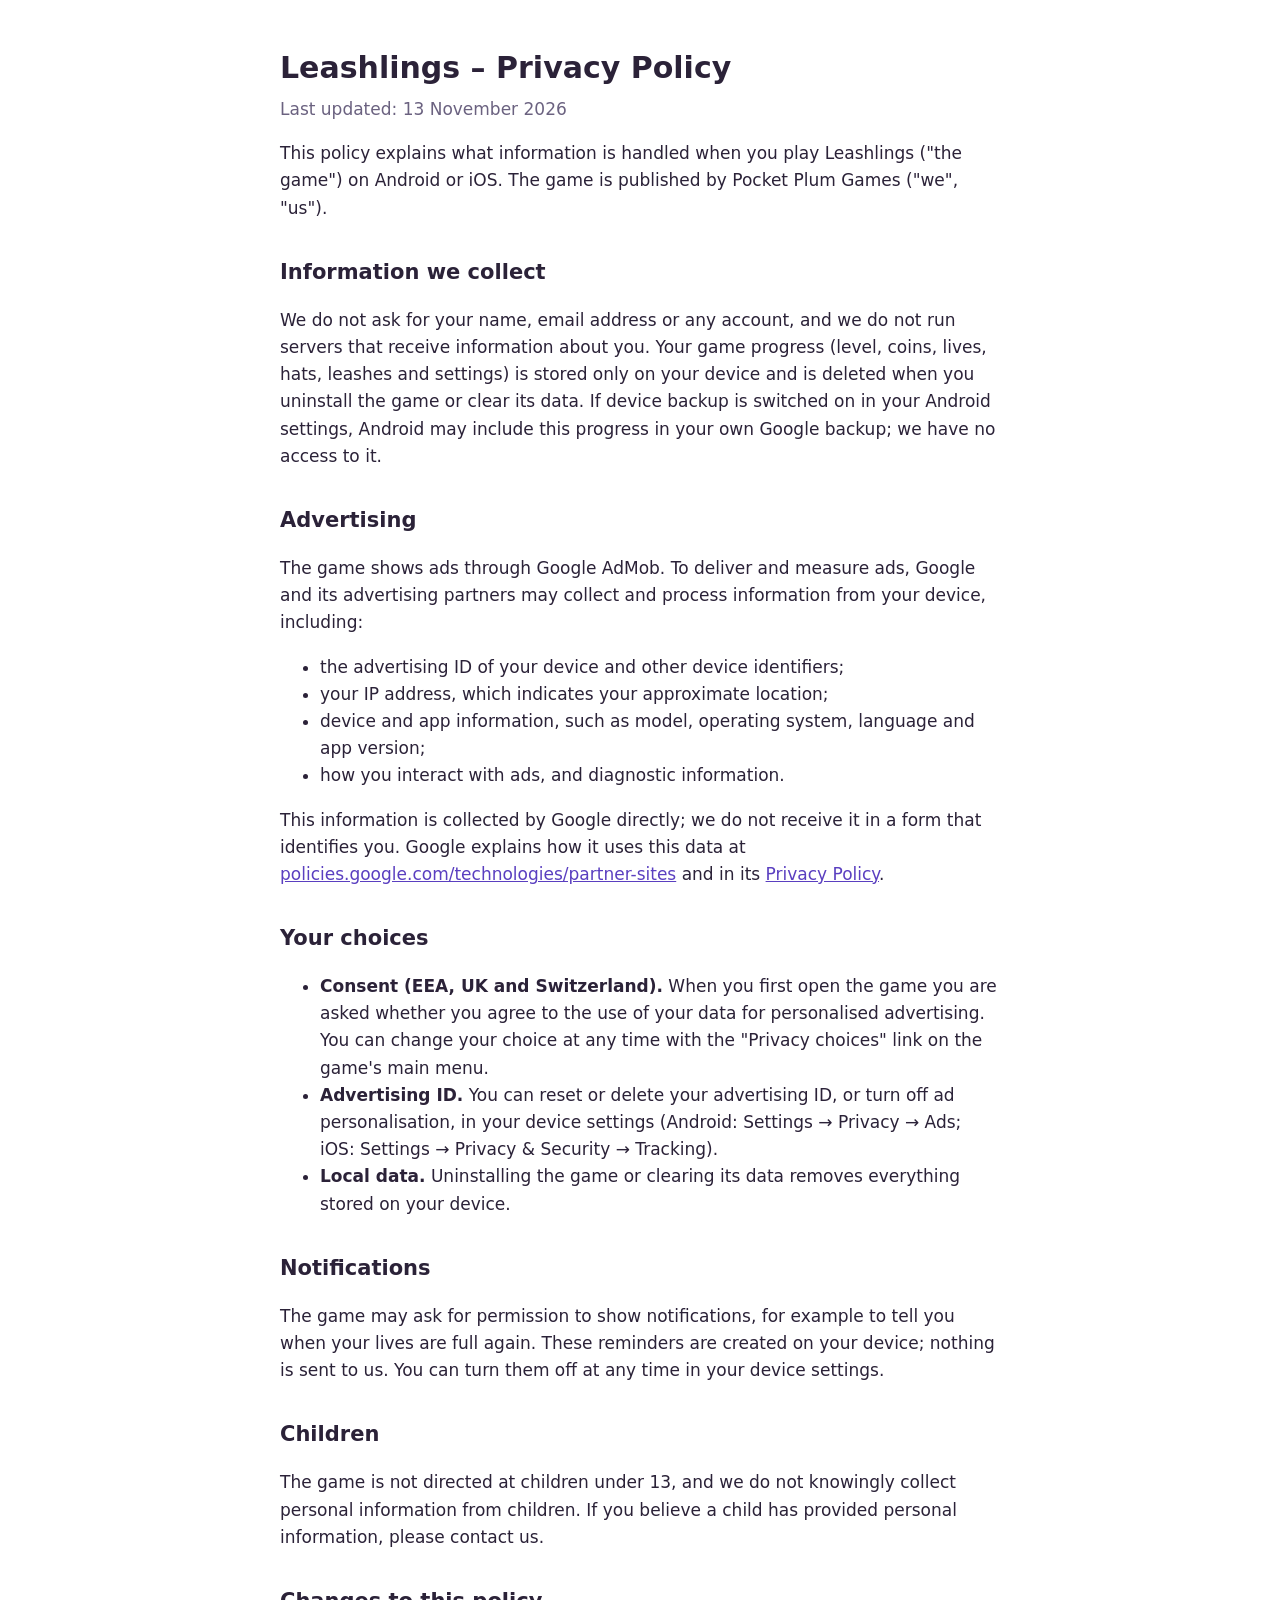
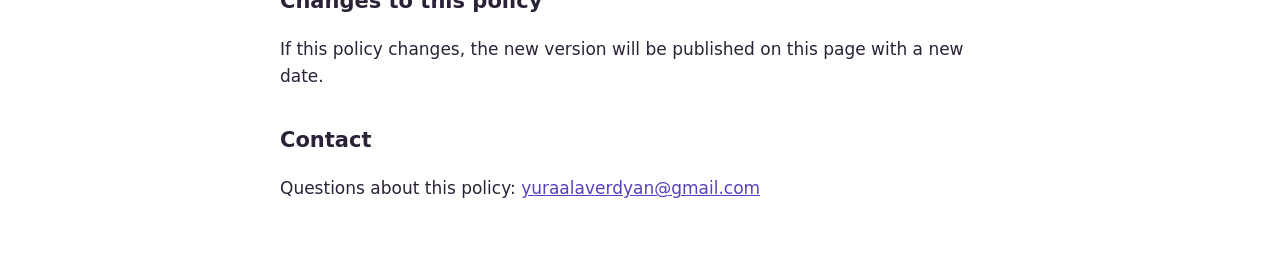
<file: leashlings/privacy.html>
<!doctype html>
<html lang="en">
  <head>
    <meta charset="UTF-8" />
    <meta name="viewport" content="width=device-width, initial-scale=1" />
    <title>Leashlings – Privacy Policy</title>
    <style>
      body { max-width: 720px; margin: 0 auto; padding: 24px 18px 60px; font: 17px/1.6 system-ui, -apple-system, 'Segoe UI', Roboto, sans-serif; color: #2b2238; }
      h1 { font-size: 30px; margin-bottom: 4px; }
      h2 { font-size: 21px; margin-top: 34px; }
      .date { color: #6b6280; margin-top: 0; }
      a { color: #5a3fc0; }
    </style>
  </head>
  <body>
    <h1>Leashlings – Privacy Policy</h1>
    <p class="date">Last updated: 13 November 2026</p>

    <p>
      This policy explains what information is handled when you play Leashlings ("the game") on Android or iOS.
      The game is published by Pocket Plum Games ("we", "us").
    </p>

    <h2>Information we collect</h2>
    <p>
      We do not ask for your name, email address or any account, and we do not run servers that receive
      information about you. Your game progress (level, coins, lives, hats, leashes and settings) is stored only on your
      device and is deleted when you uninstall the game or clear its data. If device backup is switched on in your Android settings, Android may include this progress in your own Google backup; we have no access to it.
    </p>

    <h2>Advertising</h2>
    <p>
      The game shows ads through Google AdMob. To deliver and measure ads, Google and its advertising partners
      may collect and process information from your device, including:
    </p>
    <ul>
      <li>the advertising ID of your device and other device identifiers;</li>
      <li>your IP address, which indicates your approximate location;</li>
      <li>device and app information, such as model, operating system, language and app version;</li>
      <li>how you interact with ads, and diagnostic information.</li>
    </ul>
    <p>
      This information is collected by Google directly; we do not receive it in a form that identifies you. Google
      explains how it uses this data at
      <a href="https://policies.google.com/technologies/partner-sites">policies.google.com/technologies/partner-sites</a>
      and in its <a href="https://policies.google.com/privacy">Privacy Policy</a>.
    </p>

    <h2>Your choices</h2>
    <ul>
      <li>
        <strong>Consent (EEA, UK and Switzerland).</strong> When you first open the game you are asked whether you
        agree to the use of your data for personalised advertising. You can change your choice at any time with
        the "Privacy choices" link on the game's main menu.
      </li>
      <li>
        <strong>Advertising ID.</strong> You can reset or delete your advertising ID, or turn off ad
        personalisation, in your device settings (Android: Settings → Privacy → Ads; iOS: Settings → Privacy &amp;
        Security → Tracking).
      </li>
      <li><strong>Local data.</strong> Uninstalling the game or clearing its data removes everything stored on your device.</li>
    </ul>

    <h2>Notifications</h2>
    <p>
      The game may ask for permission to show notifications, for example to tell you when your lives are full
      again. These reminders are created on your device; nothing is sent to us. You can turn them off at any time
      in your device settings.
    </p>

    <h2>Children</h2>
    <p>
      The game is not directed at children under 13, and we do not knowingly collect personal information from
      children. If you believe a child has provided personal information, please contact us.
    </p>

    <h2>Changes to this policy</h2>
    <p>If this policy changes, the new version will be published on this page with a new date.</p>

    <h2>Contact</h2>
    <p>Questions about this policy: <a href="mailto:yuraalaverdyan@gmail.com">yuraalaverdyan@gmail.com</a></p>
  </body>
</html>
</file>
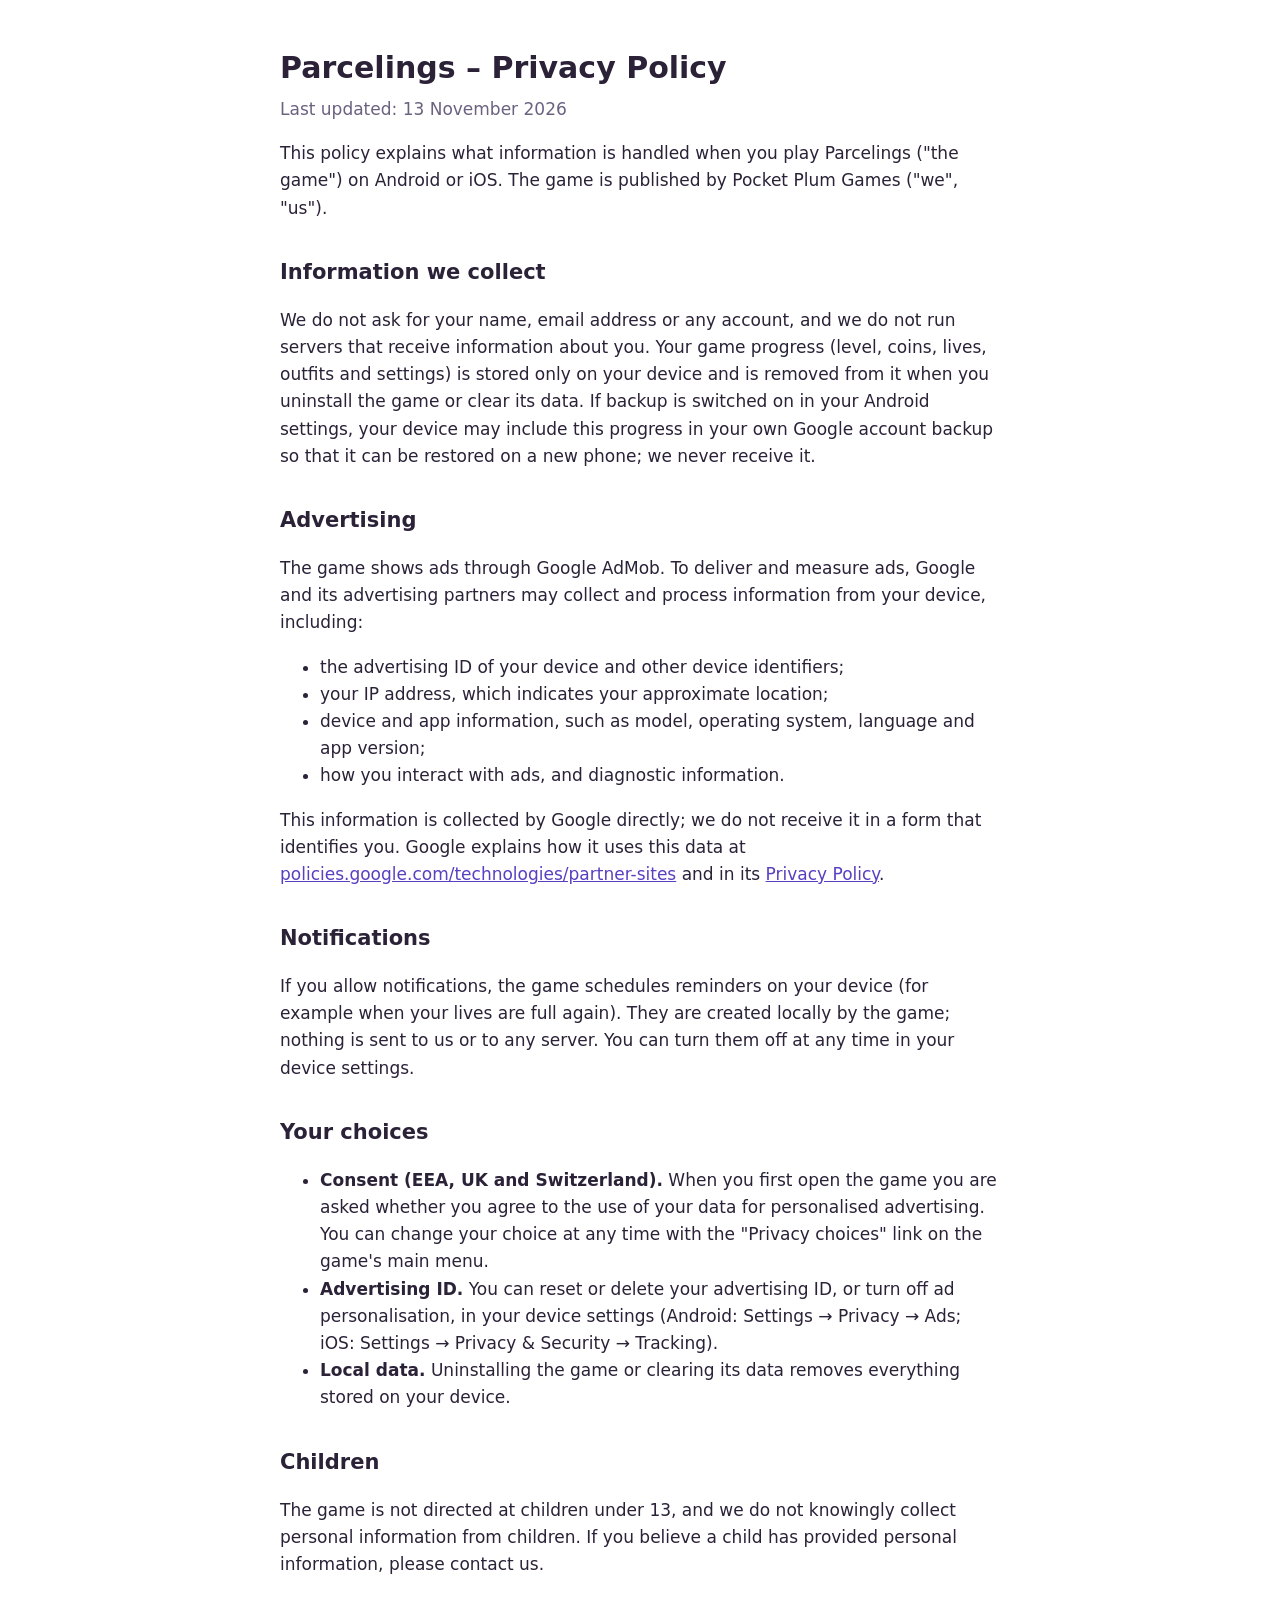
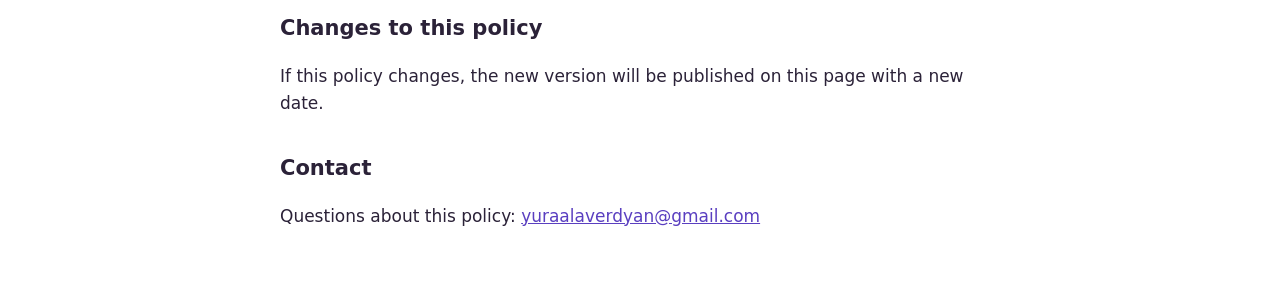
<file: parcelings/privacy.html>
<!doctype html>
<html lang="en">
  <head>
    <meta charset="UTF-8" />
    <meta name="viewport" content="width=device-width, initial-scale=1" />
    <title>Parcelings – Privacy Policy</title>
    <style>
      body { max-width: 720px; margin: 0 auto; padding: 24px 18px 60px; font: 17px/1.6 system-ui, -apple-system, 'Segoe UI', Roboto, sans-serif; color: #2b2238; }
      h1 { font-size: 30px; margin-bottom: 4px; }
      h2 { font-size: 21px; margin-top: 34px; }
      .date { color: #6b6280; margin-top: 0; }
      a { color: #5a3fc0; }
    </style>
  </head>
  <body>
    <h1>Parcelings – Privacy Policy</h1>
    <p class="date">Last updated: 13 November 2026</p>

    <p>
      This policy explains what information is handled when you play Parcelings ("the game") on Android or iOS.
      The game is published by Pocket Plum Games ("we", "us").
    </p>

    <h2>Information we collect</h2>
    <p>
      We do not ask for your name, email address or any account, and we do not run servers that receive
      information about you. Your game progress (level, coins, lives, outfits and settings) is stored only on your
      device and is removed from it when you uninstall the game or clear its data. If backup is switched on in
      your Android settings, your device may include this progress in your own Google account backup so that it
      can be restored on a new phone; we never receive it.
    </p>

    <h2>Advertising</h2>
    <p>
      The game shows ads through Google AdMob. To deliver and measure ads, Google and its advertising partners
      may collect and process information from your device, including:
    </p>
    <ul>
      <li>the advertising ID of your device and other device identifiers;</li>
      <li>your IP address, which indicates your approximate location;</li>
      <li>device and app information, such as model, operating system, language and app version;</li>
      <li>how you interact with ads, and diagnostic information.</li>
    </ul>
    <p>
      This information is collected by Google directly; we do not receive it in a form that identifies you. Google
      explains how it uses this data at
      <a href="https://policies.google.com/technologies/partner-sites">policies.google.com/technologies/partner-sites</a>
      and in its <a href="https://policies.google.com/privacy">Privacy Policy</a>.
    </p>

    <h2>Notifications</h2>
    <p>
      If you allow notifications, the game schedules reminders on your device (for example when your lives are
      full again). They are created locally by the game; nothing is sent to us or to any server. You can turn
      them off at any time in your device settings.
    </p>

    <h2>Your choices</h2>
    <ul>
      <li>
        <strong>Consent (EEA, UK and Switzerland).</strong> When you first open the game you are asked whether you
        agree to the use of your data for personalised advertising. You can change your choice at any time with
        the "Privacy choices" link on the game's main menu.
      </li>
      <li>
        <strong>Advertising ID.</strong> You can reset or delete your advertising ID, or turn off ad
        personalisation, in your device settings (Android: Settings → Privacy → Ads; iOS: Settings → Privacy &amp;
        Security → Tracking).
      </li>
      <li><strong>Local data.</strong> Uninstalling the game or clearing its data removes everything stored on your device.</li>
    </ul>

    <h2>Children</h2>
    <p>
      The game is not directed at children under 13, and we do not knowingly collect personal information from
      children. If you believe a child has provided personal information, please contact us.
    </p>

    <h2>Changes to this policy</h2>
    <p>If this policy changes, the new version will be published on this page with a new date.</p>

    <h2>Contact</h2>
    <p>Questions about this policy: <a href="mailto:yuraalaverdyan@gmail.com">yuraalaverdyan@gmail.com</a></p>
  </body>
</html>
</file>
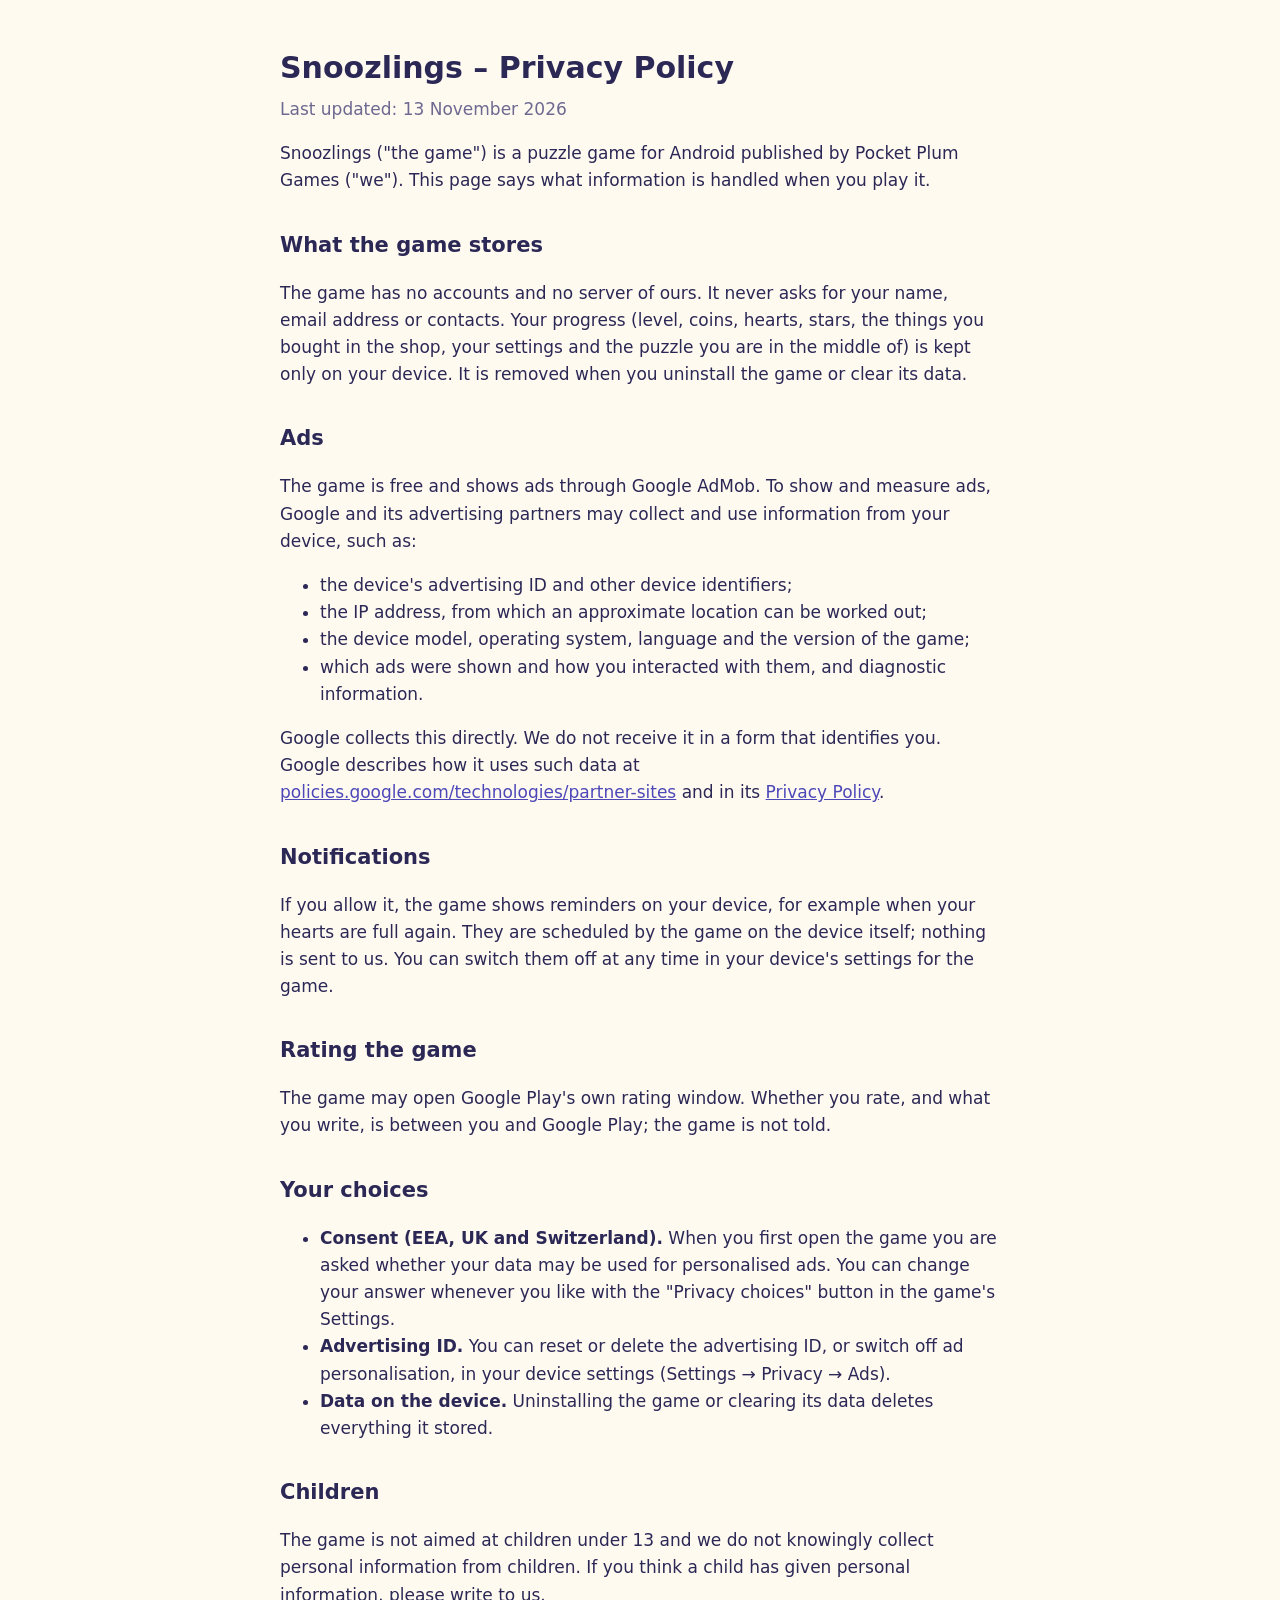
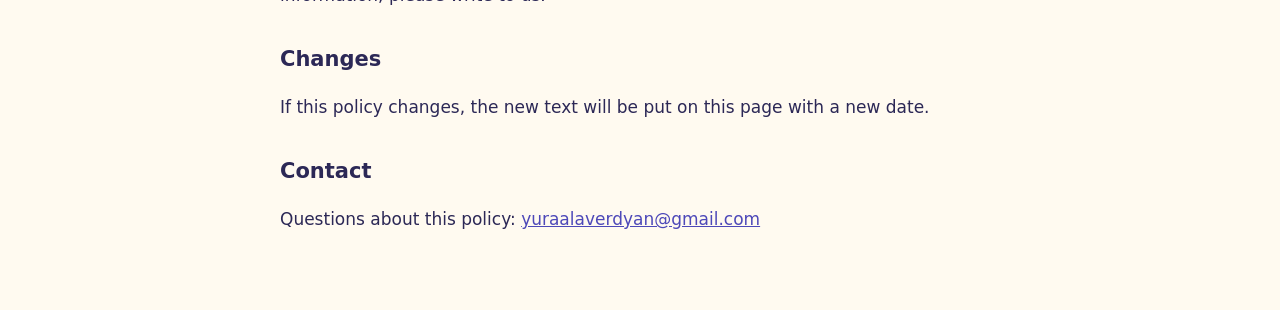
<file: snoozlings/privacy.html>
<!doctype html>
<html lang="en">
  <head>
    <meta charset="UTF-8" />
    <meta name="viewport" content="width=device-width, initial-scale=1" />
    <title>Snoozlings – Privacy Policy</title>
    <style>
      body { max-width: 720px; margin: 0 auto; padding: 24px 18px 60px; font: 17px/1.6 system-ui, -apple-system, 'Segoe UI', Roboto, sans-serif; color: #2c2856; background: #fffaf0; }
      h1 { font-size: 30px; margin-bottom: 4px; }
      h2 { font-size: 21px; margin-top: 34px; }
      .date { color: #6d6990; margin-top: 0; }
      a { color: #4d48b8; }
    </style>
  </head>
  <body>
    <h1>Snoozlings – Privacy Policy</h1>
    <p class="date">Last updated: 13 November 2026</p>

    <p>
      Snoozlings ("the game") is a puzzle game for Android published by Pocket Plum Games ("we"). This page says
      what information is handled when you play it.
    </p>

    <h2>What the game stores</h2>
    <p>
      The game has no accounts and no server of ours. It never asks for your name, email address or contacts.
      Your progress (level, coins, hearts, stars, the things you bought in the shop, your settings and the puzzle
      you are in the middle of) is kept only on your device. It is removed when you uninstall the game or clear
      its data.
    </p>

    <h2>Ads</h2>
    <p>
      The game is free and shows ads through Google AdMob. To show and measure ads, Google and its advertising
      partners may collect and use information from your device, such as:
    </p>
    <ul>
      <li>the device's advertising ID and other device identifiers;</li>
      <li>the IP address, from which an approximate location can be worked out;</li>
      <li>the device model, operating system, language and the version of the game;</li>
      <li>which ads were shown and how you interacted with them, and diagnostic information.</li>
    </ul>
    <p>
      Google collects this directly. We do not receive it in a form that identifies you. Google describes how it
      uses such data at
      <a href="https://policies.google.com/technologies/partner-sites">policies.google.com/technologies/partner-sites</a>
      and in its <a href="https://policies.google.com/privacy">Privacy Policy</a>.
    </p>

    <h2>Notifications</h2>
    <p>
      If you allow it, the game shows reminders on your device, for example when your hearts are full again.
      They are scheduled by the game on the device itself; nothing is sent to us. You can switch them off at any
      time in your device's settings for the game.
    </p>

    <h2>Rating the game</h2>
    <p>
      The game may open Google Play's own rating window. Whether you rate, and what you write, is between you and
      Google Play; the game is not told.
    </p>

    <h2>Your choices</h2>
    <ul>
      <li>
        <strong>Consent (EEA, UK and Switzerland).</strong> When you first open the game you are asked whether your
        data may be used for personalised ads. You can change your answer whenever you like with the "Privacy
        choices" button in the game's Settings.
      </li>
      <li>
        <strong>Advertising ID.</strong> You can reset or delete the advertising ID, or switch off ad
        personalisation, in your device settings (Settings → Privacy → Ads).
      </li>
      <li><strong>Data on the device.</strong> Uninstalling the game or clearing its data deletes everything it stored.</li>
    </ul>

    <h2>Children</h2>
    <p>
      The game is not aimed at children under 13 and we do not knowingly collect personal information from
      children. If you think a child has given personal information, please write to us.
    </p>

    <h2>Changes</h2>
    <p>If this policy changes, the new text will be put on this page with a new date.</p>

    <h2>Contact</h2>
    <p>Questions about this policy: <a href="mailto:yuraalaverdyan@gmail.com">yuraalaverdyan@gmail.com</a></p>
  </body>
</html>
</file>
<file: assets/site.css>
/* Pocket Plum Games. Tokens and rules follow ../DESIGN.md (version 2, "showroom"). */
@font-face { font-family: "Instrument Serif"; src: url(fonts/instrument-serif-regular.woff2) format("woff2"); font-weight: 400; font-style: normal; font-display: swap; }
@font-face { font-family: "Instrument Serif"; src: url(fonts/instrument-serif-italic.woff2) format("woff2"); font-weight: 400; font-style: italic; font-display: swap; }
@font-face { font-family: Figtree; src: url(fonts/figtree.woff2) format("woff2"); font-weight: 300 900; font-display: swap; }
@property --glow { syntax: "<color>"; inherits: true; initial-value: #2f4fb0; }
@view-transition { navigation: auto; }

:root {
  --night: #080c1f; --night-2: #0d1330; --denim: #2f4fb0; --denim-deep: #223c8e; --plum: #9a2f86;
  --gold: #ffbe3d; --champagne: #f3dfae; --ivory: #f4f1ea; --mist: #a9b4da; --line: rgb(244 241 234 / .14);
  --glass: rgb(255 255 255 / .055); --accent: var(--gold); --glow: #2f4fb0;
  --serif: "Instrument Serif", "Iowan Old Style", Georgia, serif;
  --sans: Figtree, system-ui, -apple-system, "Segoe UI", sans-serif;
  --t-mega: clamp(3.6rem, 11.6vw, 12.5rem); --t-h1: clamp(3.4rem, 9.5vw, 9.5rem); --t-h2: clamp(2.4rem, 5vw, 4.5rem);
  --t-big: clamp(1.75rem, 4.3vw, 4.25rem); --t-lead: clamp(1.0625rem, 1.3vw, 1.25rem); --t-body: 1rem; --t-small: .875rem;
  --gutter: 1.25rem; --max: 88rem; --header: 4.25rem; --ease: cubic-bezier(.2, .8, .2, 1);
  transition: --glow .9s ease-out;
  color-scheme: dark;
}
@media (min-width: 720px) { :root { --gutter: 2.75rem; --header: 5rem; } }

*, *::before, *::after { box-sizing: border-box; }
html { -webkit-text-size-adjust: 100%; background: var(--night); scroll-padding-top: var(--header); }
body { margin: 0; color: var(--ivory); font: 400 var(--t-body)/1.6 var(--sans); overflow-x: clip; -webkit-font-smoothing: antialiased; }
img, video { max-width: 100%; height: auto; display: block; }
h1, h2, h3, p, ul, ol { margin: 0; }
ul, ol { padding: 0; list-style: none; }
h1, h2, h3 { font-family: var(--serif); font-weight: 400; letter-spacing: -.02em; }
a { color: inherit; }
em { font-style: italic; }
::selection { background: var(--gold); color: var(--night); }
:focus-visible { outline: 2px solid var(--gold); outline-offset: 4px; border-radius: 6px; }
.skip { position: absolute; left: 1rem; top: -5rem; z-index: 30; background: var(--ivory); color: var(--night); padding: .7rem 1.1rem; border-radius: 99px; font-weight: 600; }
.skip:focus { top: 1rem; }

/* ---------- fixed layers: light, grain, 3D, thread, cursor ---------- */
.glow { position: fixed; inset: 0; z-index: -2; pointer-events: none;
  background: radial-gradient(58% 48% at 50% 56%, color-mix(in srgb, var(--glow) 46%, transparent), transparent 72%),
    radial-gradient(90% 60% at 50% 115%, color-mix(in srgb, var(--glow) 26%, transparent), transparent 70%), var(--night); }
.grain { position: fixed; inset: 0; z-index: 4; pointer-events: none; opacity: .11; mix-blend-mode: overlay;
  background-image: url("data:image/svg+xml,%3Csvg xmlns='http://www.w3.org/2000/svg' width='180' height='180'%3E%3Cfilter id='n'%3E%3CfeTurbulence type='fractalNoise' baseFrequency='.9' numOctaves='2' stitchTiles='stitch'/%3E%3C/filter%3E%3Crect width='180' height='180' filter='url(%23n)'/%3E%3C/svg%3E"); }
#world { position: fixed; inset: 0; width: 100%; height: 100%; z-index: 0; pointer-events: none; opacity: var(--world-o, 1); }
.no-js #world, .no-webgl #world { display: none; }
.thread { position: fixed; z-index: 3; left: calc(var(--gutter) / 2 - 1px); top: calc(var(--header) + 1rem); bottom: 2rem; width: 2px; pointer-events: none; display: none;
  background: repeating-linear-gradient(to bottom, var(--line) 0 7px, transparent 7px 13px); }
.thread i { position: absolute; inset: 0; transform-origin: top; clip-path: inset(0 0 calc(100% - var(--p, 0) * 100%) 0);
  background: repeating-linear-gradient(to bottom, var(--gold) 0 7px, transparent 7px 13px); }
.thread b { position: absolute; left: -3px; top: calc(var(--p, 0) * 100%); width: 8px; height: 8px; border-radius: 50%; background: var(--gold); box-shadow: 0 0 14px 2px rgb(255 190 61 / .7); translate: 0 -4px; }
@media (min-width: 900px) { .thread { display: block; } }
.cursor { position: fixed; z-index: 40; left: 0; top: 0; width: 44px; height: 44px; margin: -22px; border-radius: 50%; border: 1.5px dashed var(--gold); pointer-events: none; opacity: 0; display: grid; place-items: center;
  font: 600 .6875rem/1 var(--sans); color: var(--night); transition: opacity .3s, scale .35s var(--ease), background-color .25s; scale: .5; }
.cursor.on { opacity: 1; }
.cursor.link { scale: 1.25; background: rgb(255 190 61 / .16); }
.can-poke .cursor { scale: 1.5; background: var(--gold); border-style: solid; }
.cursor::after { content: "tap"; opacity: 0; }
.can-poke .cursor::after { opacity: 1; }

/* ---------- loader ---------- */
.loader { position: fixed; inset: 0; z-index: 50; background: var(--night); display: none; place-items: center; transition: opacity .7s ease-out, visibility .7s; }
.js .loader { display: grid; }
.ready .loader { opacity: 0; visibility: hidden; }
.loader div { display: grid; justify-items: center; gap: 1.4rem; }
.loader img { width: 4.5rem; height: 4.5rem; }
.loader i { width: 9rem; height: 2px; background: repeating-linear-gradient(to right, var(--gold) 0 7px, transparent 7px 13px); transform-origin: left; animation: sew 1s var(--ease) both; }
@keyframes sew { from { clip-path: inset(0 100% 0 0); } to { clip-path: inset(0); } }

/* ---------- header ---------- */
.site-header { position: fixed; inset: 0 0 auto; z-index: 10; height: var(--header); display: flex; align-items: center; justify-content: space-between; gap: 1rem; padding: 0 var(--gutter); }
.site-header::before { content: ""; position: absolute; inset: 0 0 -1.5rem; z-index: -1; pointer-events: none; background: linear-gradient(to bottom, var(--night) 35%, transparent); opacity: .92; }
.brand { display: block; line-height: 0; border-radius: 8px; }
.brand img { height: 2.5rem; width: auto; }
.site-nav { display: flex; gap: .25rem; padding: .3rem; border-radius: 99px; background: var(--glass); border: 1px solid var(--line); -webkit-backdrop-filter: blur(18px) saturate(140%); backdrop-filter: blur(18px) saturate(140%); font: 500 .9375rem/1 var(--sans); }
.site-nav a { text-decoration: none; padding: .7rem 1.05rem; border-radius: 99px; transition: background-color .2s, color .2s; }
.site-nav a:hover { background: rgb(255 255 255 / .1); }
.site-nav a.gold { background: var(--gold); color: var(--night); font-weight: 600; }
.site-nav a.gold:hover { background: var(--champagne); }
@media (max-width: 519px) { .site-nav .wide { display: none; } .site-nav a { padding: .65rem .8rem; } }

/* ---------- shared pieces ---------- */
.stage { position: relative; min-height: 100vh; min-height: 100svh; padding: calc(var(--header) + 1rem) var(--gutter) 2.5rem; overflow-x: clip; }
.line { display: block; overflow: hidden; padding-block: .1em .16em; margin-block: -.1em -.16em; }
.line > span { display: block; }
.js .line > span { transform: translateY(112%); transition: transform 1.15s var(--ease); }
.js.ready .hero .line > span, .js.ready .solo .line > span, .js .in .line > span, .js .line.in > span { transform: none; }
.line:nth-child(2) > span { transition-delay: .12s; }
.lead { font-size: var(--t-lead); line-height: 1.55; color: var(--mist); max-width: 27em; }
.status { display: inline-flex; align-items: center; gap: .6rem; font: 500 var(--t-small)/1.2 var(--sans); color: var(--champagne); }
.status::before { content: ""; width: .5rem; height: .5rem; border-radius: 50%; background: var(--gold); box-shadow: 0 0 0 4px rgb(255 190 61 / .18); animation: pulse 2.4s ease-in-out infinite; }
@keyframes pulse { 50% { box-shadow: 0 0 0 8px rgb(255 190 61 / 0); } }
.pill { display: inline-flex; align-items: center; gap: .9rem; padding: .45rem .45rem .45rem 1.35rem; border-radius: 99px; border: 1px solid rgb(255 190 61 / .55); text-decoration: none; font: 600 1rem/1 var(--sans); color: var(--ivory); transition: background-color .3s, color .3s, border-color .3s; will-change: transform; }
.pill i { width: 2.5rem; height: 2.5rem; border-radius: 50%; background: var(--gold); color: var(--night); display: grid; place-items: center; transition: transform .4s var(--ease); }
.pill svg { width: 1rem; height: 1rem; }
.pill:hover { background: var(--gold); color: var(--night); }
.pill:hover i { transform: rotate(-45deg); background: var(--night); color: var(--gold); }
.pill.solid { background: var(--gold); color: var(--night); border-color: var(--gold); }
.pill.solid i { background: var(--night); color: var(--gold); }
.pill.solid:hover { background: var(--champagne); border-color: var(--champagne); }
.link { text-decoration: underline; text-decoration-color: rgb(255 190 61 / .5); text-decoration-thickness: 1px; text-underline-offset: 5px; transition: text-decoration-color .2s; }
.link:hover { text-decoration-color: var(--gold); }
.art { display: none; }

/* ---------- hero ---------- */
.hero { display: grid; grid-template-rows: 1fr auto; }
.mega { position: absolute; inset: 0; z-index: -1; font-size: var(--t-mega); line-height: .86; pointer-events: none; }
.mega .line { position: absolute; left: var(--gutter); top: calc(var(--header) + 5vh); }
.mega .line + .line { top: calc(var(--header) + 5vh + .9em); left: calc(var(--gutter) + .9em); color: var(--champagne); }
.hero-foot { grid-row: 2; position: relative; z-index: 2; display: grid; gap: 1.6rem; justify-items: start; max-width: 30rem; padding-bottom: 1.5rem; }
.hero-foot .cta { display: flex; flex-wrap: wrap; gap: 1rem 1.5rem; align-items: center; }
.scroll-hint { position: absolute; left: 50%; bottom: 1.6rem; translate: -50%; z-index: 2; font: 500 .75rem/1 var(--sans); color: var(--mist); display: grid; justify-items: center; gap: .6rem; }
.scroll-hint::after { content: ""; width: 2px; height: 2.6rem; background: repeating-linear-gradient(to bottom, var(--gold) 0 6px, transparent 6px 11px); animation: drip 1.8s var(--ease) infinite; }
@keyframes drip { from { clip-path: inset(0 0 100% 0); } 60% { clip-path: inset(0); } to { clip-path: inset(100% 0 0 0); } }
@media (max-width: 899px), (max-aspect-ratio: 9/10) {
  :root { --t-mega: clamp(3.4rem, 16.5vw, 8rem); }
  .mega { position: relative; inset: auto; }
  .mega .line, .mega .line + .line { position: static; }
  .hero { grid-template-rows: auto 1fr auto; }
  .hero-foot { grid-row: 3; }
  .scroll-hint { display: none; }
}

/* ---------- statement ---------- */
.statement { display: grid; justify-items: center; align-content: start; padding-top: 20vh; min-height: 125svh; text-align: center; }
.big { font: 400 var(--t-big)/1.08 var(--serif); letter-spacing: -.015em; max-width: 19em; text-wrap: balance; position: relative; z-index: 2; }
.js .big .w { opacity: var(--o, .16); transition: opacity .25s linear; }
.big em { color: var(--champagne); }

/* ---------- marquee ---------- */
.opaque { position: relative; z-index: 2; background: var(--night); }
.marquee { overflow: hidden; border-block: 1px solid var(--line); padding: 1.1rem 0 1.5rem; }
.marquee div { display: flex; width: max-content; align-items: center; animation: slide 42s linear infinite; }
.marquee span { font: italic 400 clamp(3rem, 8.5vw, 8rem)/1 var(--serif); padding-inline: .32em; white-space: nowrap; }
.marquee span:nth-of-type(even) { color: transparent; -webkit-text-stroke: 1px var(--champagne); }
.marquee img { width: clamp(2rem, 4vw, 3.6rem); height: auto; flex: none; }
@keyframes slide { to { transform: translateX(-50%); } }

/* ---------- chapters ---------- */
.chapter { display: grid; align-items: end; min-height: 115svh; padding-bottom: 9vh; }
.ghost { position: absolute; inset: 13vh 0 auto; z-index: -1; text-align: center; white-space: nowrap; pointer-events: none; opacity: var(--vis, 1);
  font: italic 400 clamp(5.5rem, 22vw, 23rem)/.8 var(--serif); letter-spacing: -.03em; color: color-mix(in srgb, var(--accent) 34%, transparent); }
.chapter > .inner { width: 100%; max-width: var(--max); margin-inline: auto; display: grid; grid-template-columns: minmax(0, 25rem) 1fr auto; align-items: end; gap: 2rem; opacity: var(--vis, 1); }
.no-js .chapter > .inner, .no-webgl .chapter > .inner, .no-webgl .ghost { opacity: 1; }
.panel { position: relative; z-index: 2; grid-column: 1; display: grid; gap: 1rem; justify-items: start; padding: clamp(1.4rem, 2.4vw, 2.1rem); border-radius: 28px; background: var(--glass); border: 1px solid var(--line);
  -webkit-backdrop-filter: blur(22px) saturate(150%); backdrop-filter: blur(22px) saturate(150%); box-shadow: inset 0 1px 0 rgb(255 255 255 / .12), 0 30px 80px -40px rgb(0 0 0 / .8); }
.no { display: flex; gap: .9rem; align-items: baseline; font: 500 var(--t-small)/1 var(--sans); color: var(--mist); }
.no em { font: italic 400 1.375rem/1 var(--serif); color: var(--accent); }
.panel h2 { font-size: clamp(2.6rem, 4.2vw, 3.75rem); line-height: .95; }
.panel > p { color: var(--mist); }
.facts { display: grid; width: 100%; }
.facts li { padding: .7rem 0; border-top: 1px solid var(--line); font-size: .9375rem; }
.panel .row { display: flex; flex-wrap: wrap; align-items: center; gap: 1rem 1.4rem; margin-top: .3rem; }
.shot { position: relative; z-index: 2; grid-column: 3; align-self: center; width: clamp(11rem, 15vw, 15.5rem); perspective: 900px; }
.shot img { border-radius: 26px; border: 1px solid rgb(255 255 255 / .22); box-shadow: 0 40px 90px -30px rgb(0 0 0 / .85), 0 0 0 8px rgb(255 255 255 / .04);
  transform: rotateY(calc(var(--ry, -10) * 1deg)) rotateX(calc(var(--rx, 4) * 1deg)) rotate(3deg); transition: transform .5s var(--ease); }
.flip .panel { grid-column: 3; width: min(25rem, 100%); }
.flip > .inner { grid-template-columns: auto 1fr minmax(0, 25rem); }
.flip .shot { grid-column: 1; grid-row: 1; }
.flip .shot img { transform: rotateY(calc(var(--ry, 10) * 1deg)) rotateX(calc(var(--rx, 4) * 1deg)) rotate(-3deg); }
@media (max-width: 899px), (max-aspect-ratio: 9/10) {
  .chapter { min-height: 100svh; padding-bottom: 1.5rem; }
  .chapter > .inner, .flip > .inner { grid-template-columns: 1fr; }
  .panel, .flip .panel { grid-column: 1; width: 100%; gap: .7rem; border-radius: 22px; }
  .shot, .facts { display: none; }
  .ghost { top: calc(var(--header) + .5rem); font-size: 23vw; }
}
.teaser .panel { background: none; border: 0; box-shadow: none; -webkit-backdrop-filter: none; backdrop-filter: none; padding: 0; max-width: 34rem; }
.teaser .panel h2 { font-size: var(--t-h2); }

/* ---------- fallback without WebGL ---------- */
.no-js .art, .no-webgl .art { display: block; border-radius: 24px; border: 1px solid var(--line); width: 100%; max-width: 38rem; grid-column: 2; justify-self: center; align-self: center; }
.no-js .hero .art, .no-webgl .hero .art { border: 0; border-radius: 0; width: clamp(9rem, 22vw, 20rem); max-width: none; position: absolute; right: 12%; top: 34%; }
.no-js .chapter, .no-webgl .chapter, .no-js .statement, .no-webgl .statement { min-height: 0; padding-block: 7rem; }
@media (max-width: 899px) { .no-js .art, .no-webgl .art { grid-column: 1; grid-row: 1; } .no-js .hero .art, .no-webgl .hero .art { position: static; margin: 1.5rem auto; } }

/* ---------- game pages ---------- */
.solo { display: grid; align-items: end; }
.solo .mega { font-size: var(--t-h1); font-style: italic; }
.solo .mega .line { top: calc(var(--header) + 7vh); }
.solo-foot { position: relative; z-index: 2; display: grid; gap: 1.1rem; justify-items: start; max-width: 27rem; }
.solo .icon { width: 4.25rem; height: 4.25rem; border-radius: 24%; box-shadow: 0 0 0 1px var(--line), 0 20px 40px -18px #000; }
@media (max-width: 899px), (max-aspect-ratio: 9/10) { .solo { align-content: space-between; } }
.band { padding: 5rem var(--gutter); border-top: 1px solid var(--line); }
@media (min-width: 720px) { .band { padding-block: 8.5rem; } }
.band.alt { background: var(--night-2); }
.band > .inner { max-width: var(--max); margin-inline: auto; }
.band h2 { font-size: var(--t-h2); line-height: .98; margin-bottom: 3rem; }
.kicker { font: italic 400 1.375rem/1 var(--serif); color: var(--accent); margin-bottom: 1.2rem; }
.steps { counter-reset: step; display: grid; gap: 0 2rem; grid-template-columns: repeat(auto-fit, minmax(13rem, 1fr)); }
.steps li { counter-increment: step; border-top: 1px solid var(--line); padding: 1.3rem 0 2rem; display: grid; gap: 1.6rem; font-size: 1.0625rem; }
.steps li::before { content: counter(step, decimal-leading-zero); font: italic 400 3.5rem/1 var(--serif); color: var(--accent); }
.features { display: grid; gap: 0 4rem; }
@media (min-width: 800px) { .features { grid-template-columns: 1fr 1fr; } }
.features li { padding: 1.15rem 0; border-top: 1px solid var(--line); font-size: 1.0625rem; color: var(--ivory); }
.rail { display: flex; gap: 1.25rem; overflow-x: auto; scroll-snap-type: x proximity; padding: .5rem var(--gutter) 2.5rem; margin-inline: calc(var(--gutter) * -1); scrollbar-width: thin; scrollbar-color: rgb(255 255 255 / .25) transparent; }
.rail > * { flex: none; scroll-snap-align: center; height: clamp(24rem, 66vh, 38rem); width: auto; aspect-ratio: 9 / 16; border-radius: 26px; border: 1px solid rgb(255 255 255 / .18); box-shadow: 0 40px 80px -40px #000; background: var(--night-2); object-fit: cover; }
.pinned { height: calc(100vh + var(--travel, 0px)); padding-block: 0; }
.pinned > .inner { position: sticky; top: 0; height: 100vh; display: grid; align-content: center; max-width: none; overflow: hidden; padding-top: var(--header); }
.pinned h2 { margin-bottom: 2rem; }
.pinned .rail { overflow: visible; margin: 0; padding: 0 0 1rem; scroll-snap-type: none; transform: translate3d(calc(var(--x, 0) * -1px), 0, 0); will-change: transform; }
.pinned .rail > * { height: min(62vh, 38rem); }
.others a { display: grid; grid-template-columns: auto 1fr auto; gap: 1.5rem; align-items: center; padding: 1.4rem .5rem; text-decoration: none; border-top: 1px solid var(--line); transition: padding .4s var(--ease), background-color .3s; }
.others a:last-child { border-bottom: 1px solid var(--line); }
.others img { width: 3.5rem; height: 3.5rem; border-radius: 24%; }
.others b { font: italic 400 clamp(2.2rem, 5vw, 4rem)/1 var(--serif); }
.others span { color: var(--mist); font-size: var(--t-small); }
.others a:hover { padding-inline: 1.5rem; background: var(--glass); }
.small-print { color: var(--mist); max-width: 34em; margin-top: 3rem; }

/* ---------- footer ---------- */
.site-footer { position: relative; z-index: 2; background: var(--night); border-top: 1px solid var(--line); padding: 5rem var(--gutter) 2rem; overflow: hidden; }
.site-footer .inner { max-width: var(--max); margin-inline: auto; display: grid; gap: 3rem; }
@media (min-width: 900px) { .site-footer .inner { grid-template-columns: 1.4fr 1fr 1fr; } }
.site-footer .say { font: 400 var(--t-h2)/1 var(--serif); letter-spacing: -.02em; max-width: 9em; }
.site-footer .say a { color: var(--champagne); text-decoration-thickness: 1px; text-underline-offset: 8px; text-decoration-color: rgb(255 190 61 / .5); }
.site-footer h3 { font: 500 var(--t-small)/1 var(--sans); letter-spacing: 0; color: var(--mist); margin-bottom: 1.1rem; }
.site-footer li { margin-bottom: .55rem; }
.site-footer li a { text-decoration: none; }
.site-footer li a:hover { color: var(--gold); }
.site-footer .word { grid-column: 1 / -1; width: 100%; opacity: .96; margin-top: 2rem; }
.site-footer .legal { grid-column: 1 / -1; display: flex; flex-wrap: wrap; gap: .5rem 2rem; justify-content: space-between; font-size: var(--t-small); color: var(--mist); border-top: 1px solid var(--line); padding-top: 1.5rem; }

@media (prefers-reduced-motion: reduce) {
  *, *::before, *::after { animation: none !important; transition: none !important; }
  .js .line > span { transform: none; }
  .js .big .w { opacity: 1; }
  .loader { display: none !important; }
}
.no-js .line > span { transform: none; }
</file>
